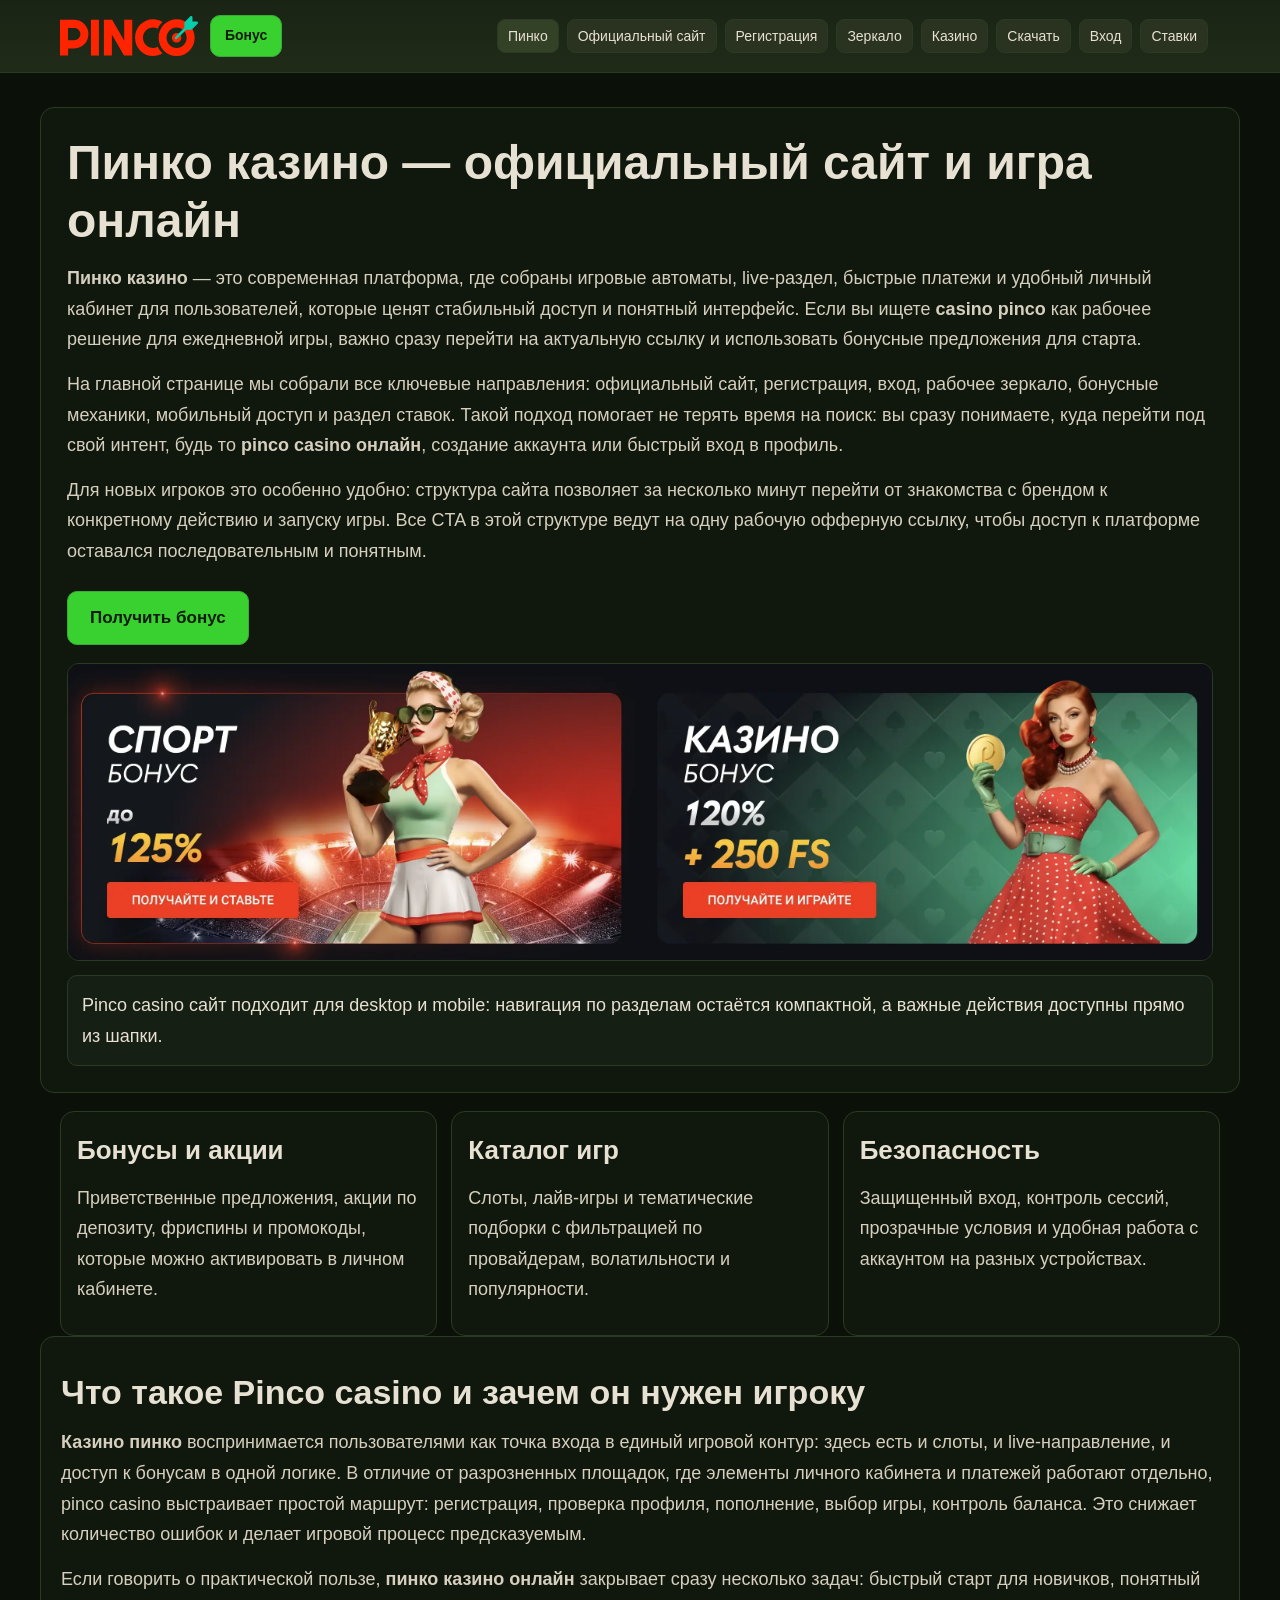
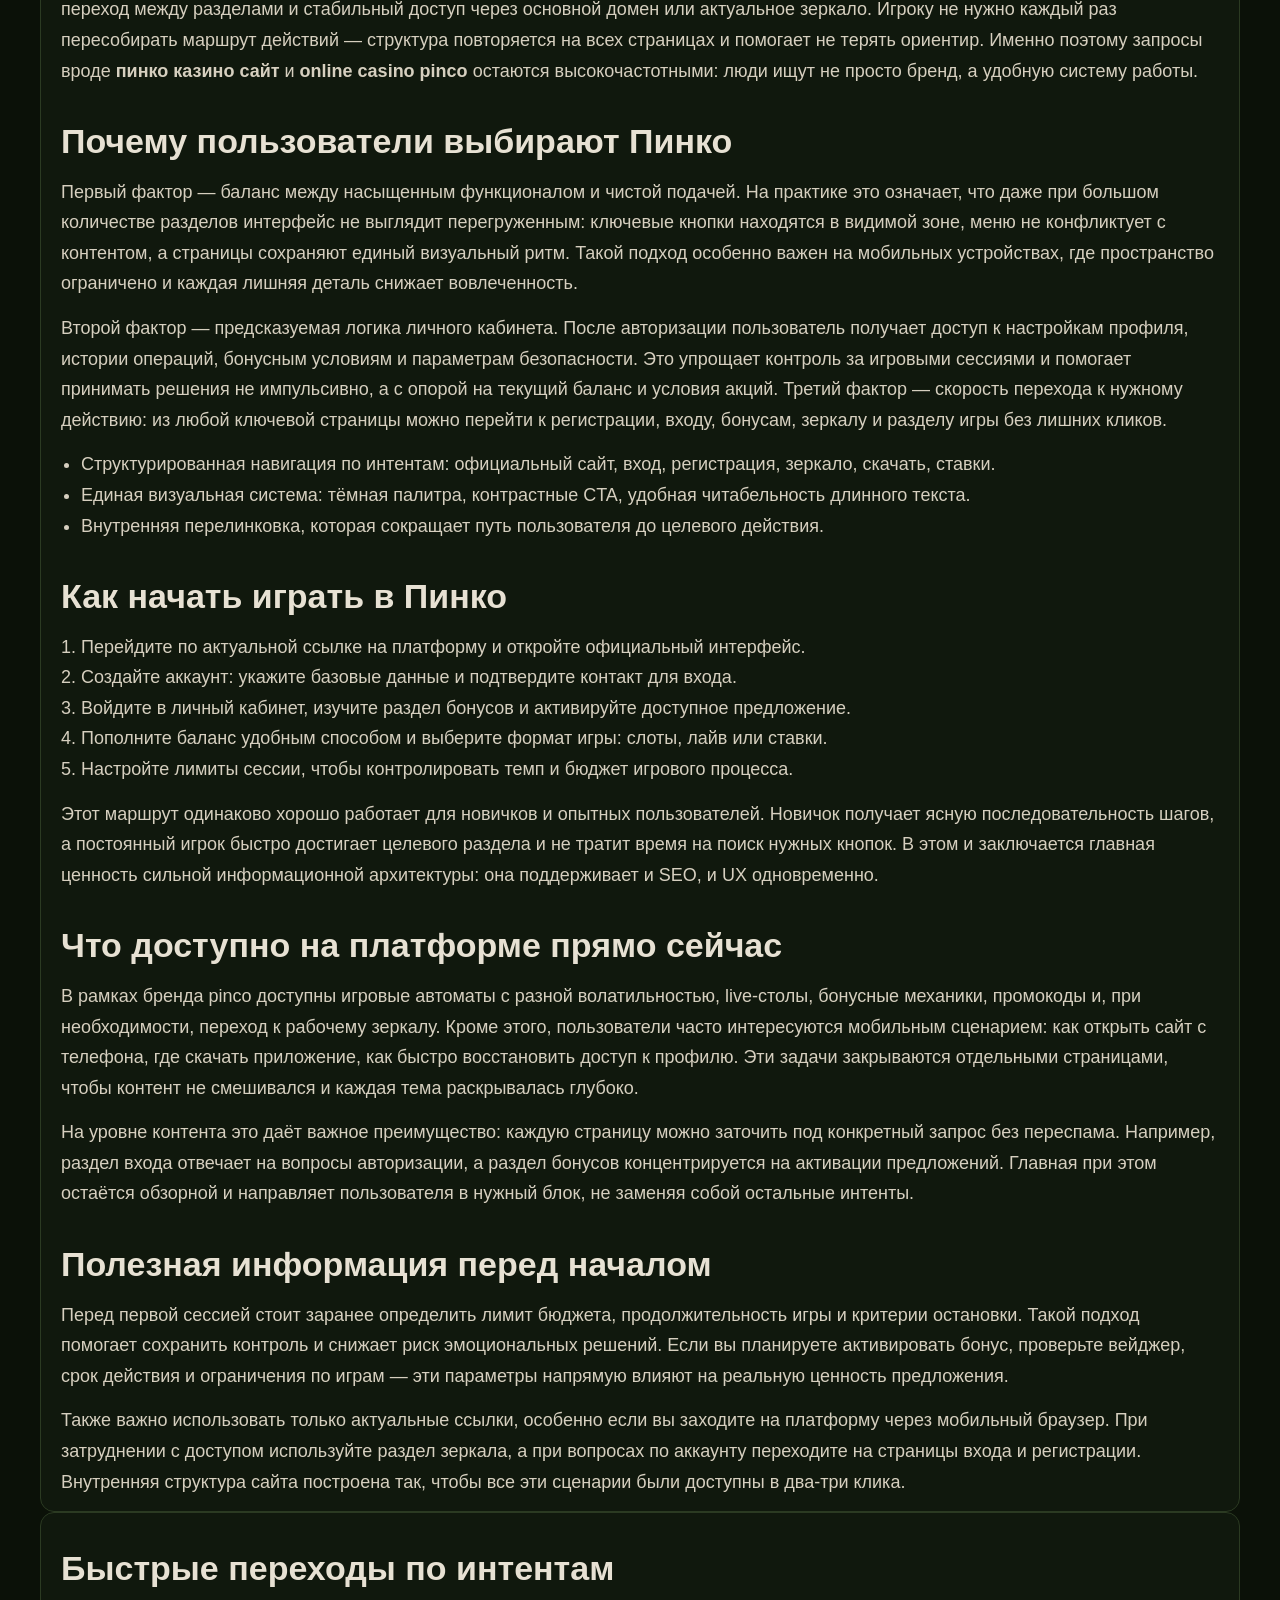
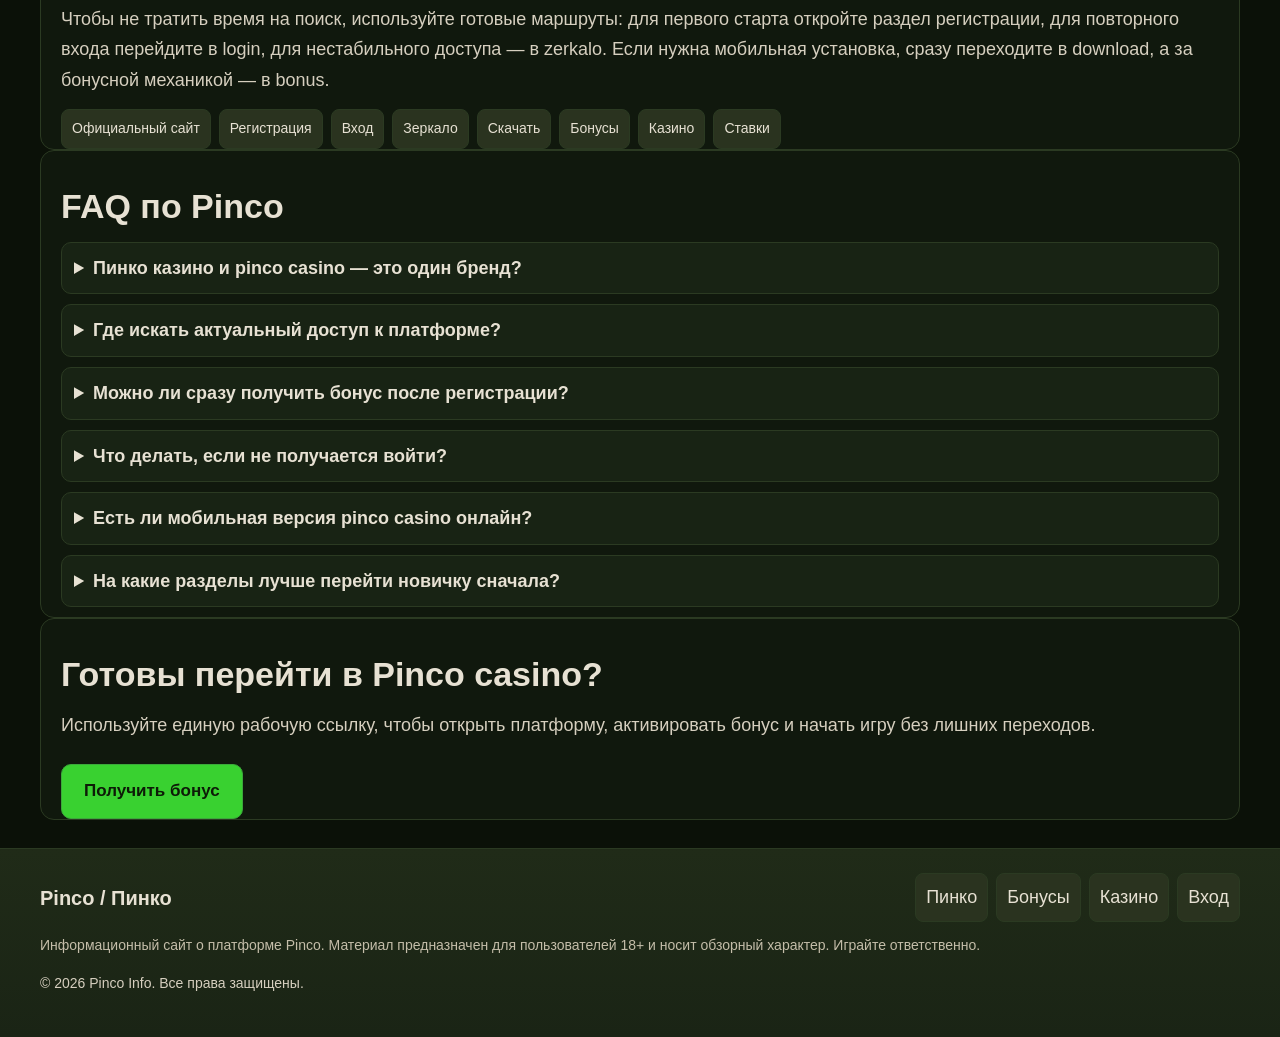
<file: index.html>
<!doctype html>
<html lang="ru">
<head>
  <meta charset="UTF-8">
  <meta name="viewport" content="width=device-width, initial-scale=1.0">
  <title>Пинко казино — официальный сайт, бонусы, вход и игра онлайн</title>
  <meta name="description" content="Пинко казино: официальный обзор Pinco casino, бонусы, быстрый вход, регистрация, зеркало, мобильная версия и игра онлайн.">
  <link rel="canonical" href="https://pincocasinovhod.vercel.app/">
  <meta property="og:url" content="https://pincocasinovhod.vercel.app/">
  <link rel="stylesheet" href="styles.css">
</head>
<body>
  <header class="site-header">
    <div class="container header-inner">
      <a class="brand" href="index.html"><img src="logo.svg" alt="Пинко казино"></a>
      <a class="bonus-btn" href="https://lkfg.cc/3d8424" rel="nofollow noopener" target="_blank">Бонус</a>
      <nav class="main-nav" aria-label="Основное меню">
        <a class="active" href="index.html">Пинко</a>
        <a href="official-site.html">Официальный сайт</a>
        <a href="registration.html">Регистрация</a>
        <a href="zerkalo.html">Зеркало</a>
        <a href="casino.html">Казино</a>
        <a href="download.html">Скачать</a>
        <a href="login.html">Вход</a>
        <a href="bets.html">Ставки</a>
      </nav>
      <button class="menu-toggle" data-menu-toggle aria-expanded="false" aria-controls="mobileNav">Меню</button>
    </div>
    <div id="mobileNav" class="mobile-nav" data-mobile-nav>
      <div class="container">
        <a href="index.html">Пинко</a>
        <a href="official-site.html">Официальный сайт</a>
        <a href="registration.html">Регистрация</a>
        <a href="zerkalo.html">Зеркало</a>
        <a href="casino.html">Казино</a>
        <a href="download.html">Скачать</a>
        <a href="login.html">Вход</a>
        <a href="bets.html">Ставки</a>
      </div>
    </div>
  </header>

  <main>
    <section class="hero">
      <div class="container hero-box">
        <h1>Пинко казино — официальный сайт и игра онлайн</h1>
        <p><strong>Пинко казино</strong> — это современная платформа, где собраны игровые автоматы, live-раздел, быстрые платежи и удобный личный кабинет для пользователей, которые ценят стабильный доступ и понятный интерфейс. Если вы ищете <strong>casino pinco</strong> как рабочее решение для ежедневной игры, важно сразу перейти на актуальную ссылку и использовать бонусные предложения для старта.</p>
        <p>На главной странице мы собрали все ключевые направления: официальный сайт, регистрация, вход, рабочее зеркало, бонусные механики, мобильный доступ и раздел ставок. Такой подход помогает не терять время на поиск: вы сразу понимаете, куда перейти под свой интент, будь то <strong>pinco casino онлайн</strong>, создание аккаунта или быстрый вход в профиль.</p>
        <p>Для новых игроков это особенно удобно: структура сайта позволяет за несколько минут перейти от знакомства с брендом к конкретному действию и запуску игры. Все CTA в этой структуре ведут на одну рабочую офферную ссылку, чтобы доступ к платформе оставался последовательным и понятным.</p>
        <a class="hero-cta" href="https://lkfg.cc/3d8424" rel="nofollow noopener" target="_blank">Получить бонус</a>
        <div class="hero-banner">
          <a class="hero-banner-link" href="https://lkfg.cc/3d8424" rel="nofollow noopener" target="_blank">
          <img src="banner.webp" alt="Pinco casino баннер">
          </a>
        </div>
        <div class="hero-note">Pinco casino сайт подходит для desktop и mobile: навигация по разделам остаётся компактной, а важные действия доступны прямо из шапки.</div>
      </div>
    </section>

    <section class="container cards">
      <article class="card">
        <h3>Бонусы и акции</h3>
        <p>Приветственные предложения, акции по депозиту, фриспины и промокоды, которые можно активировать в личном кабинете.</p>
      </article>
      <article class="card">
        <h3>Каталог игр</h3>
        <p>Слоты, лайв-игры и тематические подборки с фильтрацией по провайдерам, волатильности и популярности.</p>
      </article>
      <article class="card">
        <h3>Безопасность</h3>
        <p>Защищенный вход, контроль сессий, прозрачные условия и удобная работа с аккаунтом на разных устройствах.</p>
      </article>
    </section>

    <section class="container content-box">
      <h2>Что такое Pinco casino и зачем он нужен игроку</h2>
      <p><strong>Казино пинко</strong> воспринимается пользователями как точка входа в единый игровой контур: здесь есть и слоты, и live-направление, и доступ к бонусам в одной логике. В отличие от разрозненных площадок, где элементы личного кабинета и платежей работают отдельно, pinco casino выстраивает простой маршрут: регистрация, проверка профиля, пополнение, выбор игры, контроль баланса. Это снижает количество ошибок и делает игровой процесс предсказуемым.</p>
      <p>Если говорить о практической пользе, <strong>пинко казино онлайн</strong> закрывает сразу несколько задач: быстрый старт для новичков, понятный переход между разделами и стабильный доступ через основной домен или актуальное зеркало. Игроку не нужно каждый раз пересобирать маршрут действий — структура повторяется на всех страницах и помогает не терять ориентир. Именно поэтому запросы вроде <strong>пинко казино сайт</strong> и <strong>online casino pinco</strong> остаются высокочастотными: люди ищут не просто бренд, а удобную систему работы.</p>

      <h2>Почему пользователи выбирают Пинко</h2>
      <p>Первый фактор — баланс между насыщенным функционалом и чистой подачей. На практике это означает, что даже при большом количестве разделов интерфейс не выглядит перегруженным: ключевые кнопки находятся в видимой зоне, меню не конфликтует с контентом, а страницы сохраняют единый визуальный ритм. Такой подход особенно важен на мобильных устройствах, где пространство ограничено и каждая лишняя деталь снижает вовлеченность.</p>
      <p>Второй фактор — предсказуемая логика личного кабинета. После авторизации пользователь получает доступ к настройкам профиля, истории операций, бонусным условиям и параметрам безопасности. Это упрощает контроль за игровыми сессиями и помогает принимать решения не импульсивно, а с опорой на текущий баланс и условия акций. Третий фактор — скорость перехода к нужному действию: из любой ключевой страницы можно перейти к регистрации, входу, бонусам, зеркалу и разделу игры без лишних кликов.</p>
      <ul>
        <li>Структурированная навигация по интентам: официальный сайт, вход, регистрация, зеркало, скачать, ставки.</li>
        <li>Единая визуальная система: тёмная палитра, контрастные CTA, удобная читабельность длинного текста.</li>
        <li>Внутренняя перелинковка, которая сокращает путь пользователя до целевого действия.</li>
      </ul>

      <h2>Как начать играть в Пинко</h2>
      <ol>
        <li>Перейдите по актуальной ссылке на платформу и откройте официальный интерфейс.</li>
        <li>Создайте аккаунт: укажите базовые данные и подтвердите контакт для входа.</li>
        <li>Войдите в личный кабинет, изучите раздел бонусов и активируйте доступное предложение.</li>
        <li>Пополните баланс удобным способом и выберите формат игры: слоты, лайв или ставки.</li>
        <li>Настройте лимиты сессии, чтобы контролировать темп и бюджет игрового процесса.</li>
      </ol>
      <p>Этот маршрут одинаково хорошо работает для новичков и опытных пользователей. Новичок получает ясную последовательность шагов, а постоянный игрок быстро достигает целевого раздела и не тратит время на поиск нужных кнопок. В этом и заключается главная ценность сильной информационной архитектуры: она поддерживает и SEO, и UX одновременно.</p>

      <h2>Что доступно на платформе прямо сейчас</h2>
      <p>В рамках бренда pinco доступны игровые автоматы с разной волатильностью, live-столы, бонусные механики, промокоды и, при необходимости, переход к рабочему зеркалу. Кроме этого, пользователи часто интересуются мобильным сценарием: как открыть сайт с телефона, где скачать приложение, как быстро восстановить доступ к профилю. Эти задачи закрываются отдельными страницами, чтобы контент не смешивался и каждая тема раскрывалась глубоко.</p>
      <p>На уровне контента это даёт важное преимущество: каждую страницу можно заточить под конкретный запрос без переспама. Например, раздел входа отвечает на вопросы авторизации, а раздел бонусов концентрируется на активации предложений. Главная при этом остаётся обзорной и направляет пользователя в нужный блок, не заменяя собой остальные интенты.</p>

      <h2>Полезная информация перед началом</h2>
      <p>Перед первой сессией стоит заранее определить лимит бюджета, продолжительность игры и критерии остановки. Такой подход помогает сохранить контроль и снижает риск эмоциональных решений. Если вы планируете активировать бонус, проверьте вейджер, срок действия и ограничения по играм — эти параметры напрямую влияют на реальную ценность предложения.</p>
      <p>Также важно использовать только актуальные ссылки, особенно если вы заходите на платформу через мобильный браузер. При затруднении с доступом используйте раздел зеркала, а при вопросах по аккаунту переходите на страницы входа и регистрации. Внутренняя структура сайта построена так, чтобы все эти сценарии были доступны в два-три клика.</p>
    </section>

    <section class="container steps-box">
      <h2>Быстрые переходы по интентам</h2>
      <p>Чтобы не тратить время на поиск, используйте готовые маршруты: для первого старта откройте раздел регистрации, для повторного входа перейдите в login, для нестабильного доступа — в zerkalo. Если нужна мобильная установка, сразу переходите в download, а за бонусной механикой — в bonus.</p>
      <div class="related-links">
        <a href="official-site.html">Официальный сайт</a>
        <a href="registration.html">Регистрация</a>
        <a href="login.html">Вход</a>
        <a href="zerkalo.html">Зеркало</a>
        <a href="download.html">Скачать</a>
        <a href="bonus.html">Бонусы</a>
        <a href="casino.html">Казино</a>
        <a href="bets.html">Ставки</a>
      </div>
    </section>

    <section class="container faq-box">
      <h2>FAQ по Pinco</h2>
      <details><summary>Пинко казино и pinco casino — это один бренд?</summary><p>Да, это один и тот же бренд: русскоязычные и англоязычные запросы ведут к одному интенту и единой платформе.</p></details>
      <details><summary>Где искать актуальный доступ к платформе?</summary><p>Используйте официальный переход по CTA или раздел зеркала, если основной адрес недоступен.</p></details>
      <details><summary>Можно ли сразу получить бонус после регистрации?</summary><p>Да, на платформе доступны приветственные предложения, но перед активацией проверяйте условия по вейджеру и срокам.</p></details>
      <details><summary>Что делать, если не получается войти?</summary><p>Откройте страницу входа, проверьте корректность данных, затем при необходимости восстановите доступ через контактный канал платформы.</p></details>
      <details><summary>Есть ли мобильная версия pinco casino онлайн?</summary><p>Да, сайт адаптирован под мобильный браузер, а для Android доступен отдельный сценарий скачивания на странице download.</p></details>
      <details><summary>На какие разделы лучше перейти новичку сначала?</summary><p>Оптимальная последовательность: официальный сайт, регистрация, бонусы, казино, затем вход для повторных сессий.</p></details>
    </section>

    <section class="container cta-box">
      <h2>Готовы перейти в Pinco casino?</h2>
      <p>Используйте единую рабочую ссылку, чтобы открыть платформу, активировать бонус и начать игру без лишних переходов.</p>
      <a class="cta-button" href="https://lkfg.cc/3d8424" rel="nofollow noopener" target="_blank">Получить бонус</a>
    </section>
  </main>

  <footer class="site-footer">
    <div class="container footer-inner">
      <div class="footer-top">
        <div class="footer-brand">Pinco / Пинко</div>
        <div class="footer-links">
          <a href="index.html">Пинко</a>
          <a href="bonus.html">Бонусы</a>
          <a href="casino.html">Казино</a>
          <a href="login.html">Вход</a>
        </div>
      </div>
      <p class="footer-disclaimer">Информационный сайт о платформе Pinco. Материал предназначен для пользователей 18+ и носит обзорный характер. Играйте ответственно.</p>
      <p class="copyright">© 2026 Pinco Info. Все права защищены.</p>
    </div>
  </footer>
  <script src="script.js"></script>
</body>
</html>
</file>
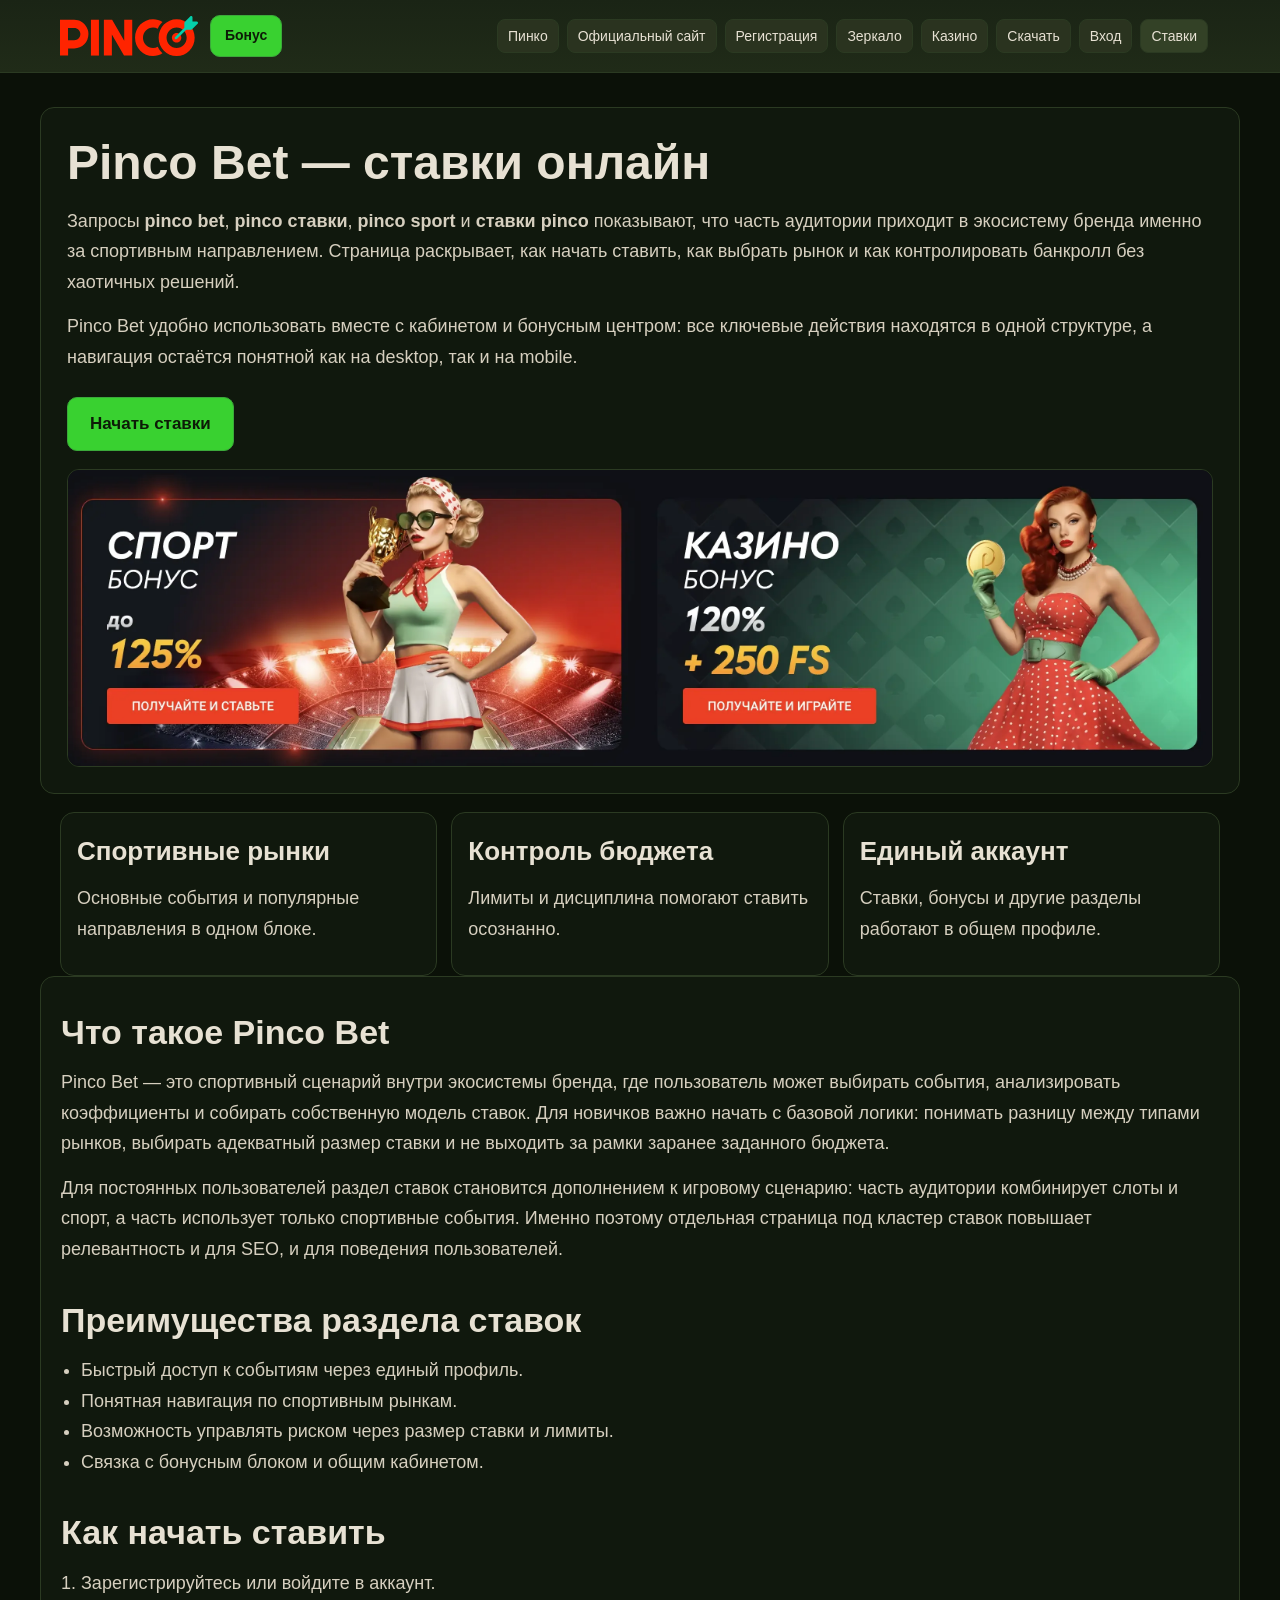
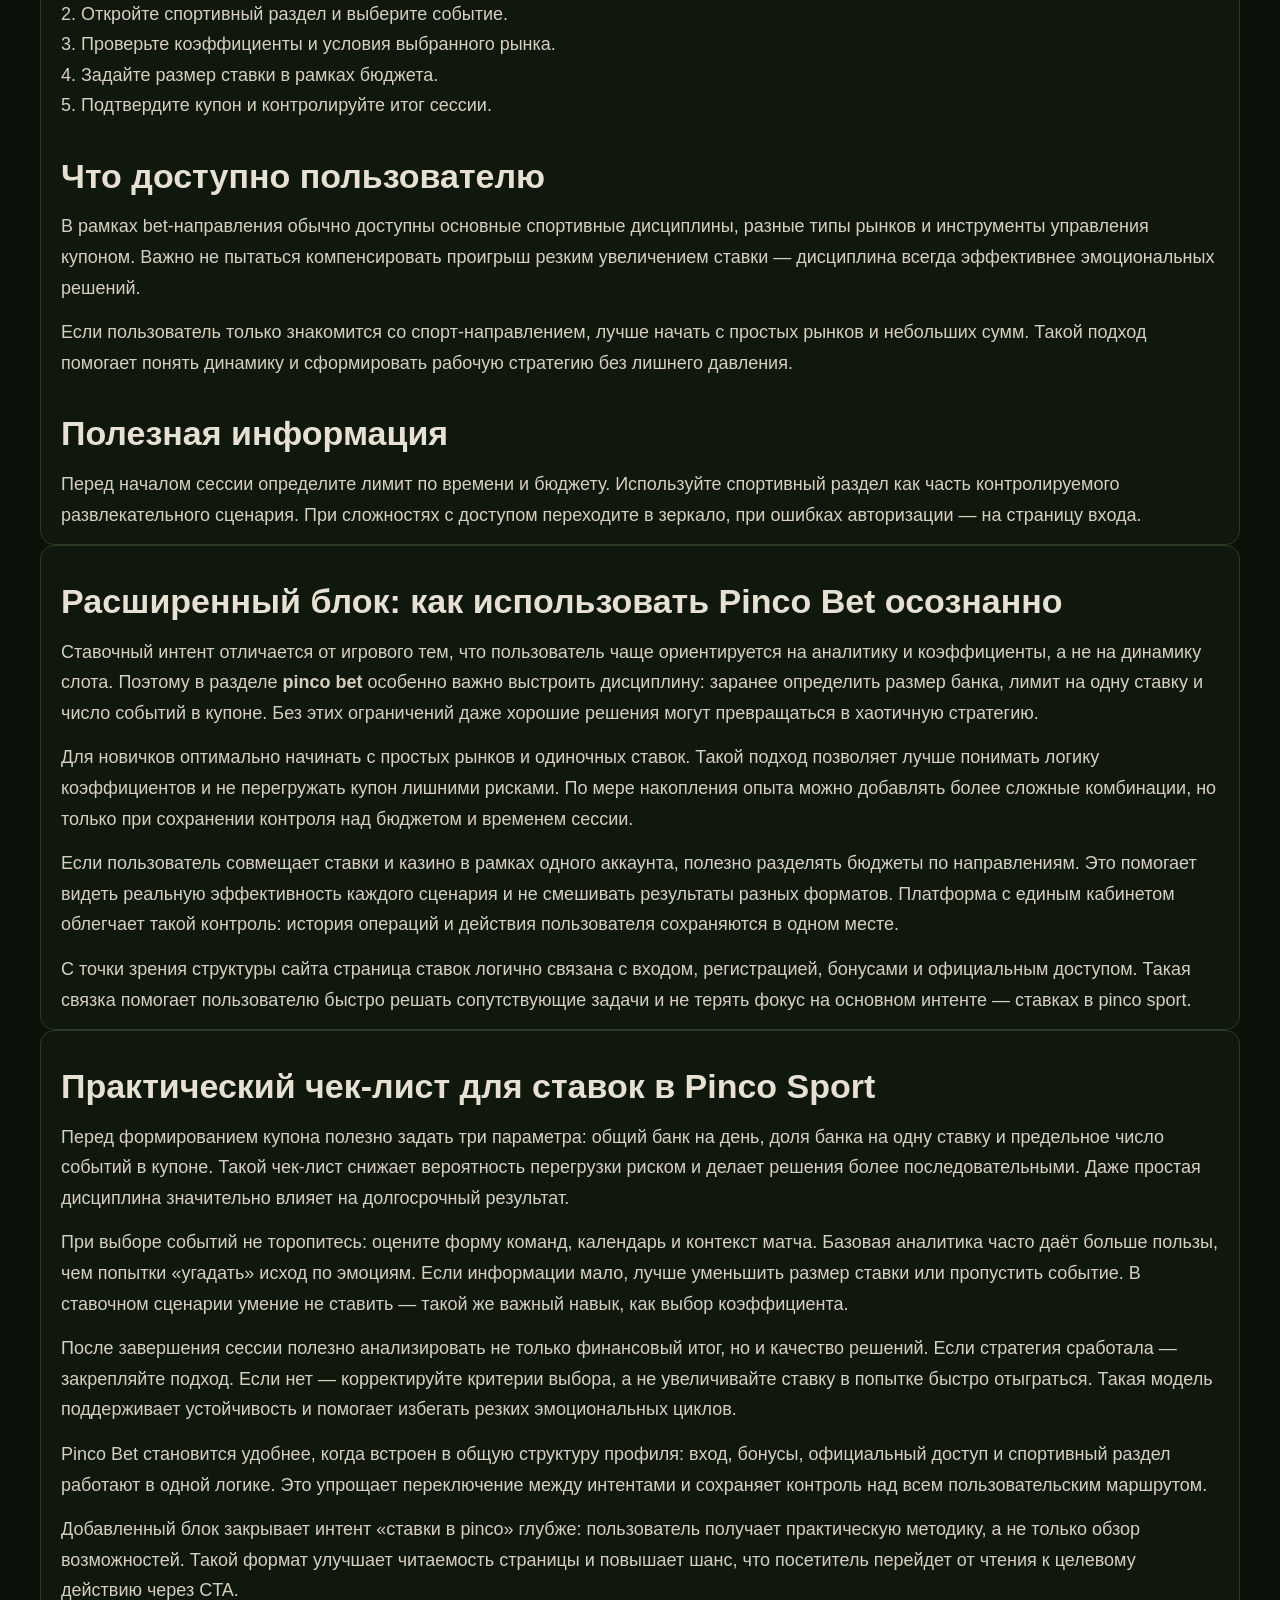
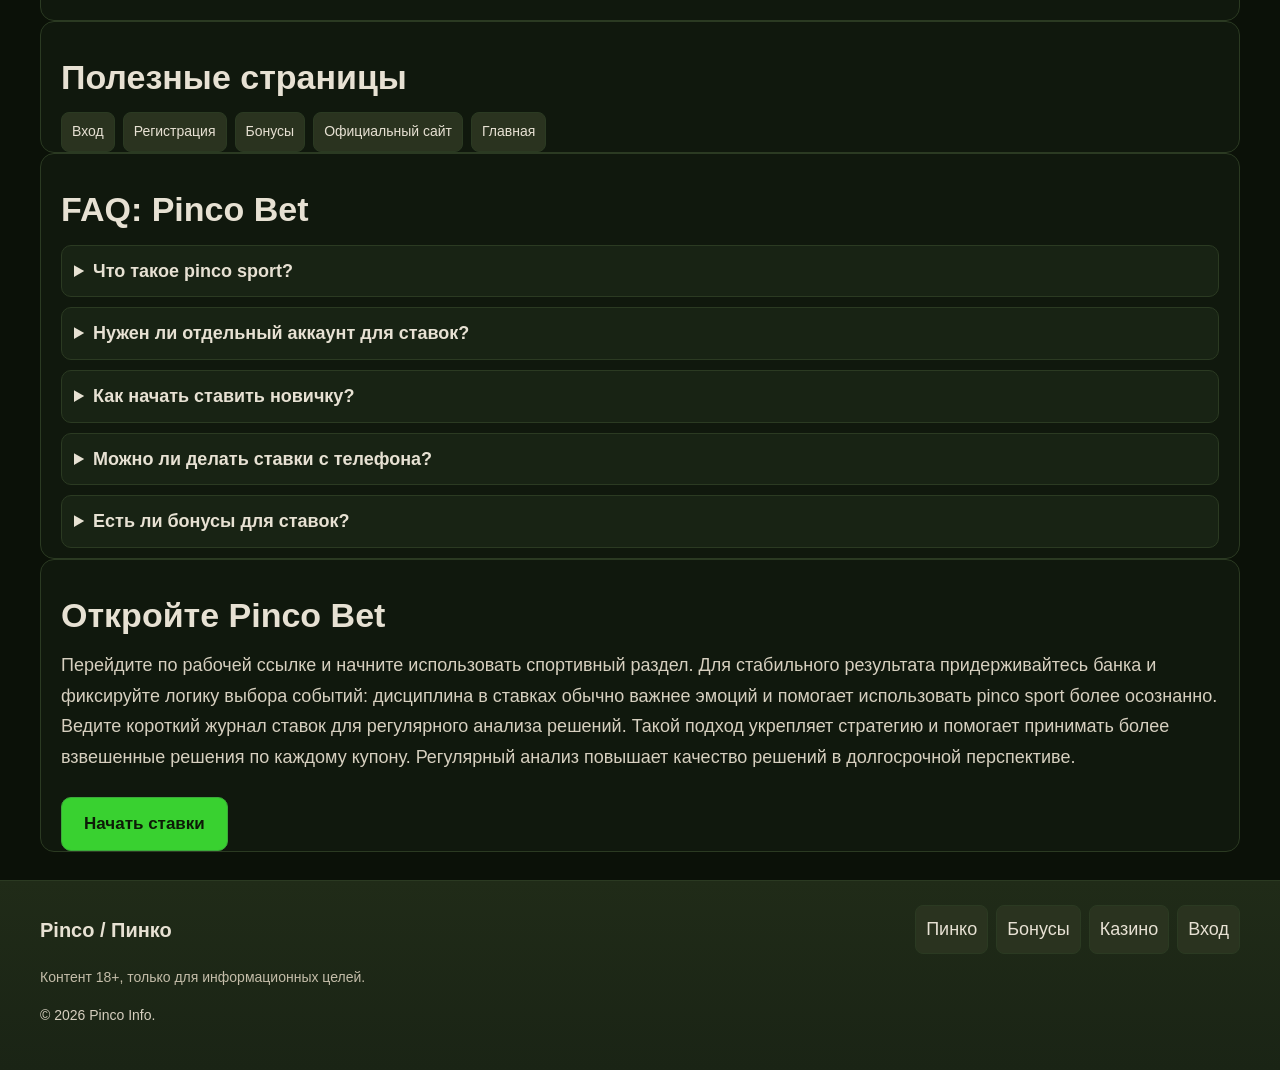
<file: bets.html>
<!doctype html>
<html lang="ru"><head><meta charset="UTF-8"><meta name="viewport" content="width=device-width, initial-scale=1.0"><title>Pinco Bet — ставки и спортивный раздел Пинко</title><meta name="description" content="Pinco Bet: pinco ставки, pinco sport, как начать ставить, как использовать спортивный раздел и управлять банкроллом."><link rel="canonical" href="https://pincocasinovhod.vercel.app/bets.html"><meta property="og:url" content="https://pincocasinovhod.vercel.app/bets.html"><link rel="stylesheet" href="styles.css"></head>
<body>
<header class="site-header"><div class="container header-inner"><a class="brand" href="index.html"><img src="logo.svg" alt="Pinco Bet"></a><a class="bonus-btn" href="https://lkfg.cc/3d8424" rel="nofollow noopener" target="_blank">Бонус</a><nav class="main-nav"><a href="index.html">Пинко</a><a href="official-site.html">Официальный сайт</a><a href="registration.html">Регистрация</a><a href="zerkalo.html">Зеркало</a><a href="casino.html">Казино</a><a href="download.html">Скачать</a><a href="login.html">Вход</a><a class="active" href="bets.html">Ставки</a></nav><button class="menu-toggle" data-menu-toggle aria-expanded="false">Меню</button></div><div class="mobile-nav" data-mobile-nav><div class="container"><a href="index.html">Пинко</a><a href="official-site.html">Официальный сайт</a><a href="registration.html">Регистрация</a><a href="zerkalo.html">Зеркало</a><a href="casino.html">Казино</a><a href="download.html">Скачать</a><a href="login.html">Вход</a><a href="bets.html">Ставки</a></div></div></header>
<main><section class="hero"><div class="container hero-box"><h1>Pinco Bet — ставки онлайн</h1><p>Запросы <strong>pinco bet</strong>, <strong>pinco ставки</strong>, <strong>pinco sport</strong> и <strong>ставки pinco</strong> показывают, что часть аудитории приходит в экосистему бренда именно за спортивным направлением. Страница раскрывает, как начать ставить, как выбрать рынок и как контролировать банкролл без хаотичных решений.</p><p>Pinco Bet удобно использовать вместе с кабинетом и бонусным центром: все ключевые действия находятся в одной структуре, а навигация остаётся понятной как на desktop, так и на mobile.</p><a class="hero-cta" href="https://lkfg.cc/3d8424" rel="nofollow noopener" target="_blank">Начать ставки</a><div class="hero-banner"><a class="hero-banner-link" href="https://lkfg.cc/3d8424" rel="nofollow noopener" target="_blank"><img src="banner.webp" alt="Pinco sport и ставки"></a></div></div></section>
<section class="container cards"><article class="card"><h3>Спортивные рынки</h3><p>Основные события и популярные направления в одном блоке.</p></article><article class="card"><h3>Контроль бюджета</h3><p>Лимиты и дисциплина помогают ставить осознанно.</p></article><article class="card"><h3>Единый аккаунт</h3><p>Ставки, бонусы и другие разделы работают в общем профиле.</p></article></section>
<section class="container content-box"><h2>Что такое Pinco Bet</h2><p>Pinco Bet — это спортивный сценарий внутри экосистемы бренда, где пользователь может выбирать события, анализировать коэффициенты и собирать собственную модель ставок. Для новичков важно начать с базовой логики: понимать разницу между типами рынков, выбирать адекватный размер ставки и не выходить за рамки заранее заданного бюджета.</p><p>Для постоянных пользователей раздел ставок становится дополнением к игровому сценарию: часть аудитории комбинирует слоты и спорт, а часть использует только спортивные события. Именно поэтому отдельная страница под кластер ставок повышает релевантность и для SEO, и для поведения пользователей.</p><h2>Преимущества раздела ставок</h2><ul><li>Быстрый доступ к событиям через единый профиль.</li><li>Понятная навигация по спортивным рынкам.</li><li>Возможность управлять риском через размер ставки и лимиты.</li><li>Связка с бонусным блоком и общим кабинетом.</li></ul><h2>Как начать ставить</h2><ol><li>Зарегистрируйтесь или войдите в аккаунт.</li><li>Откройте спортивный раздел и выберите событие.</li><li>Проверьте коэффициенты и условия выбранного рынка.</li><li>Задайте размер ставки в рамках бюджета.</li><li>Подтвердите купон и контролируйте итог сессии.</li></ol><h2>Что доступно пользователю</h2><p>В рамках bet-направления обычно доступны основные спортивные дисциплины, разные типы рынков и инструменты управления купоном. Важно не пытаться компенсировать проигрыш резким увеличением ставки — дисциплина всегда эффективнее эмоциональных решений.</p><p>Если пользователь только знакомится со спорт-направлением, лучше начать с простых рынков и небольших сумм. Такой подход помогает понять динамику и сформировать рабочую стратегию без лишнего давления.</p><h2>Полезная информация</h2><p>Перед началом сессии определите лимит по времени и бюджету. Используйте спортивный раздел как часть контролируемого развлекательного сценария. При сложностях с доступом переходите в зеркало, при ошибках авторизации — на страницу входа.</p></section>
<section class="container content-box"><h2>Расширенный блок: как использовать Pinco Bet осознанно</h2><p>Ставочный интент отличается от игрового тем, что пользователь чаще ориентируется на аналитику и коэффициенты, а не на динамику слота. Поэтому в разделе <strong>pinco bet</strong> особенно важно выстроить дисциплину: заранее определить размер банка, лимит на одну ставку и число событий в купоне. Без этих ограничений даже хорошие решения могут превращаться в хаотичную стратегию.</p><p>Для новичков оптимально начинать с простых рынков и одиночных ставок. Такой подход позволяет лучше понимать логику коэффициентов и не перегружать купон лишними рисками. По мере накопления опыта можно добавлять более сложные комбинации, но только при сохранении контроля над бюджетом и временем сессии.</p><p>Если пользователь совмещает ставки и казино в рамках одного аккаунта, полезно разделять бюджеты по направлениям. Это помогает видеть реальную эффективность каждого сценария и не смешивать результаты разных форматов. Платформа с единым кабинетом облегчает такой контроль: история операций и действия пользователя сохраняются в одном месте.</p><p>С точки зрения структуры сайта страница ставок логично связана с входом, регистрацией, бонусами и официальным доступом. Такая связка помогает пользователю быстро решать сопутствующие задачи и не терять фокус на основном интенте — ставках в pinco sport.</p></section>
<section class="container content-box"><h2>Практический чек-лист для ставок в Pinco Sport</h2><p>Перед формированием купона полезно задать три параметра: общий банк на день, доля банка на одну ставку и предельное число событий в купоне. Такой чек-лист снижает вероятность перегрузки риском и делает решения более последовательными. Даже простая дисциплина значительно влияет на долгосрочный результат.</p><p>При выборе событий не торопитесь: оцените форму команд, календарь и контекст матча. Базовая аналитика часто даёт больше пользы, чем попытки «угадать» исход по эмоциям. Если информации мало, лучше уменьшить размер ставки или пропустить событие. В ставочном сценарии умение не ставить — такой же важный навык, как выбор коэффициента.</p><p>После завершения сессии полезно анализировать не только финансовый итог, но и качество решений. Если стратегия сработала — закрепляйте подход. Если нет — корректируйте критерии выбора, а не увеличивайте ставку в попытке быстро отыграться. Такая модель поддерживает устойчивость и помогает избегать резких эмоциональных циклов.</p><p>Pinco Bet становится удобнее, когда встроен в общую структуру профиля: вход, бонусы, официальный доступ и спортивный раздел работают в одной логике. Это упрощает переключение между интентами и сохраняет контроль над всем пользовательским маршрутом.</p><p>Добавленный блок закрывает интент «ставки в pinco» глубже: пользователь получает практическую методику, а не только обзор возможностей. Такой формат улучшает читаемость страницы и повышает шанс, что посетитель перейдет от чтения к целевому действию через CTA.</p></section>
<section class="container steps-box"><h2>Полезные страницы</h2><div class="related-links"><a href="login.html">Вход</a><a href="registration.html">Регистрация</a><a href="bonus.html">Бонусы</a><a href="official-site.html">Официальный сайт</a><a href="index.html">Главная</a></div></section>
<section class="container faq-box"><h2>FAQ: Pinco Bet</h2><details><summary>Что такое pinco sport?</summary><p>Это спортивный раздел платформы для ставок на события.</p></details><details><summary>Нужен ли отдельный аккаунт для ставок?</summary><p>Нет, используется общий профиль Pinco.</p></details><details><summary>Как начать ставить новичку?</summary><p>С простых рынков и небольших сумм с обязательными лимитами.</p></details><details><summary>Можно ли делать ставки с телефона?</summary><p>Да, мобильная версия поддерживает sports-сценарий.</p></details><details><summary>Есть ли бонусы для ставок?</summary><p>Условия зависят от активных предложений в бонусном разделе.</p></details></section>
<section class="container cta-box"><h2>Откройте Pinco Bet</h2><p>Перейдите по рабочей ссылке и начните использовать спортивный раздел. Для стабильного результата придерживайтесь банка и фиксируйте логику выбора событий: дисциплина в ставках обычно важнее эмоций и помогает использовать pinco sport более осознанно. Ведите короткий журнал ставок для регулярного анализа решений. Такой подход укрепляет стратегию и помогает принимать более взвешенные решения по каждому купону. Регулярный анализ повышает качество решений в долгосрочной перспективе.</p><a class="cta-button" href="https://lkfg.cc/3d8424" rel="nofollow noopener" target="_blank">Начать ставки</a></section></main>
<footer class="site-footer"><div class="container footer-inner"><div class="footer-top"><div class="footer-brand">Pinco / Пинко</div><div class="footer-links"><a href="index.html">Пинко</a><a href="bonus.html">Бонусы</a><a href="casino.html">Казино</a><a href="login.html">Вход</a></div></div><p class="footer-disclaimer">Контент 18+, только для информационных целей.</p><p class="copyright">© 2026 Pinco Info.</p></div></footer>
<script src="script.js"></script></body></html>
</file>
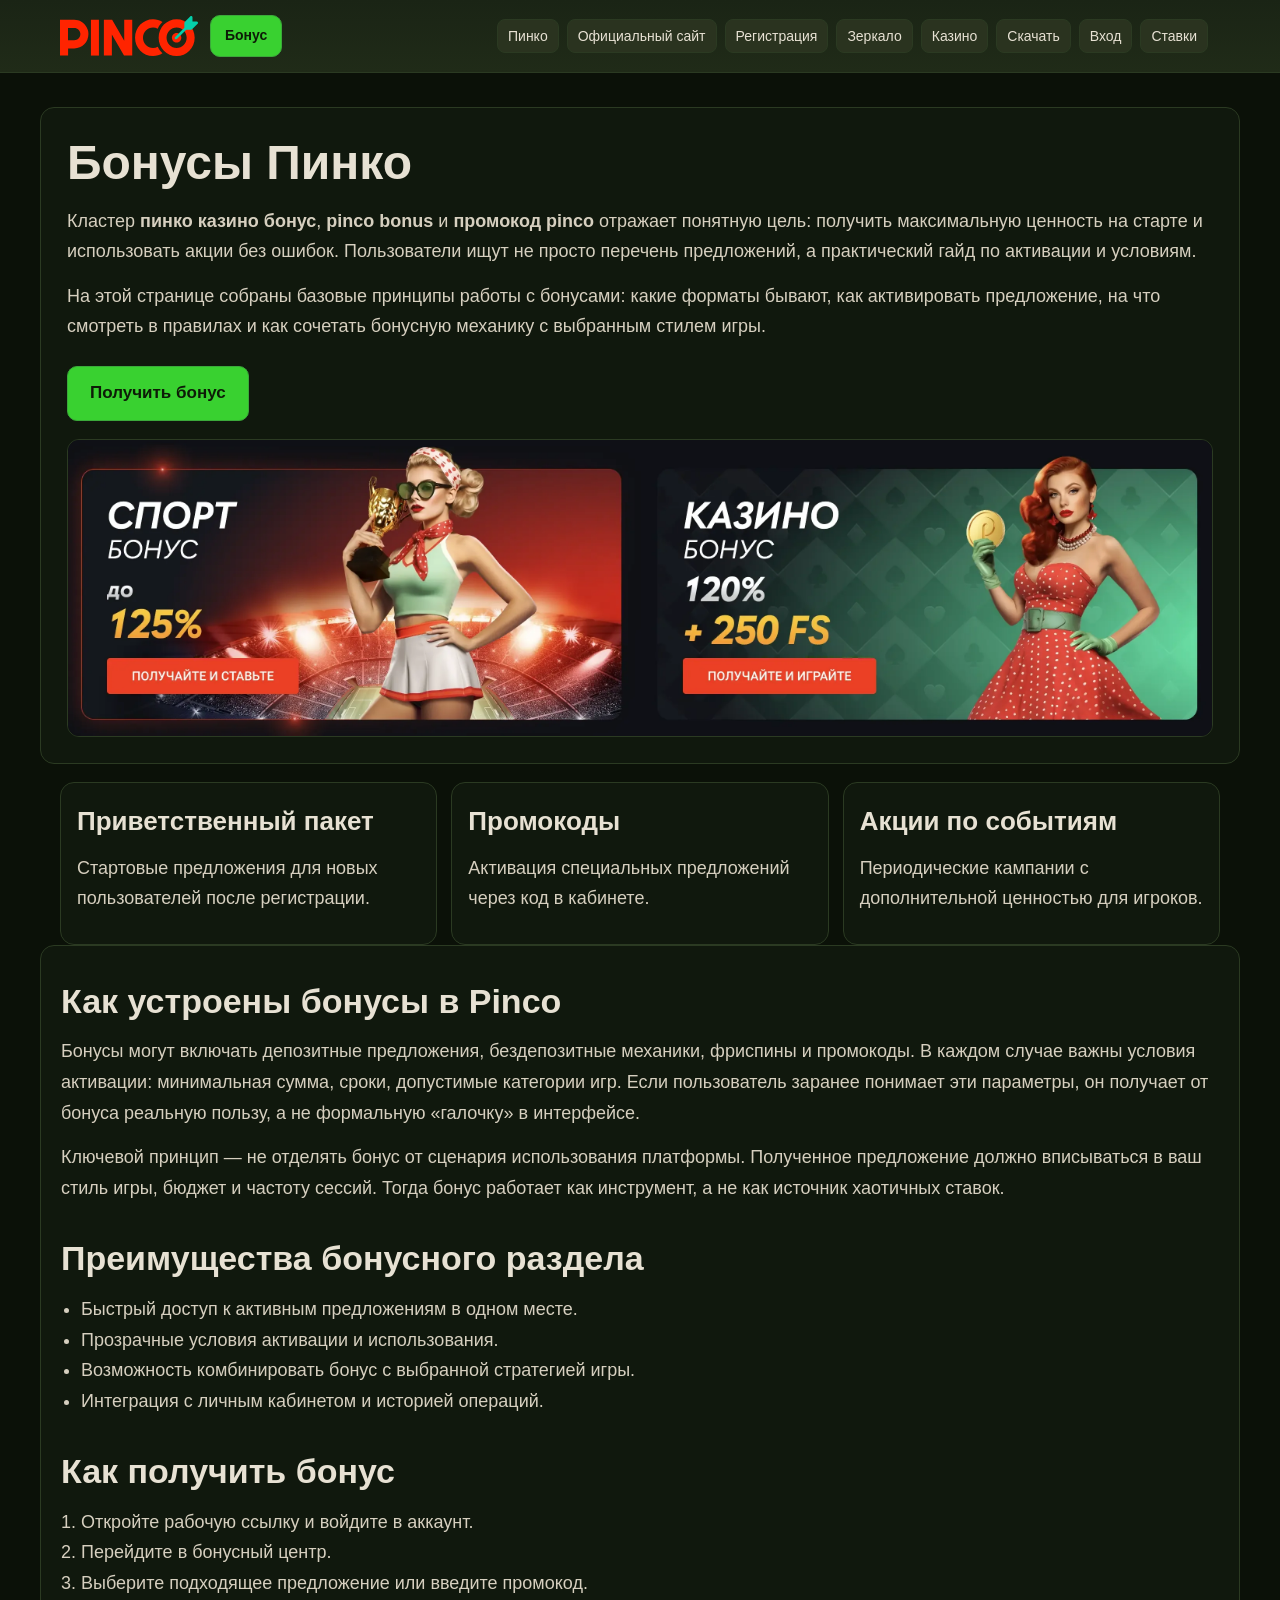
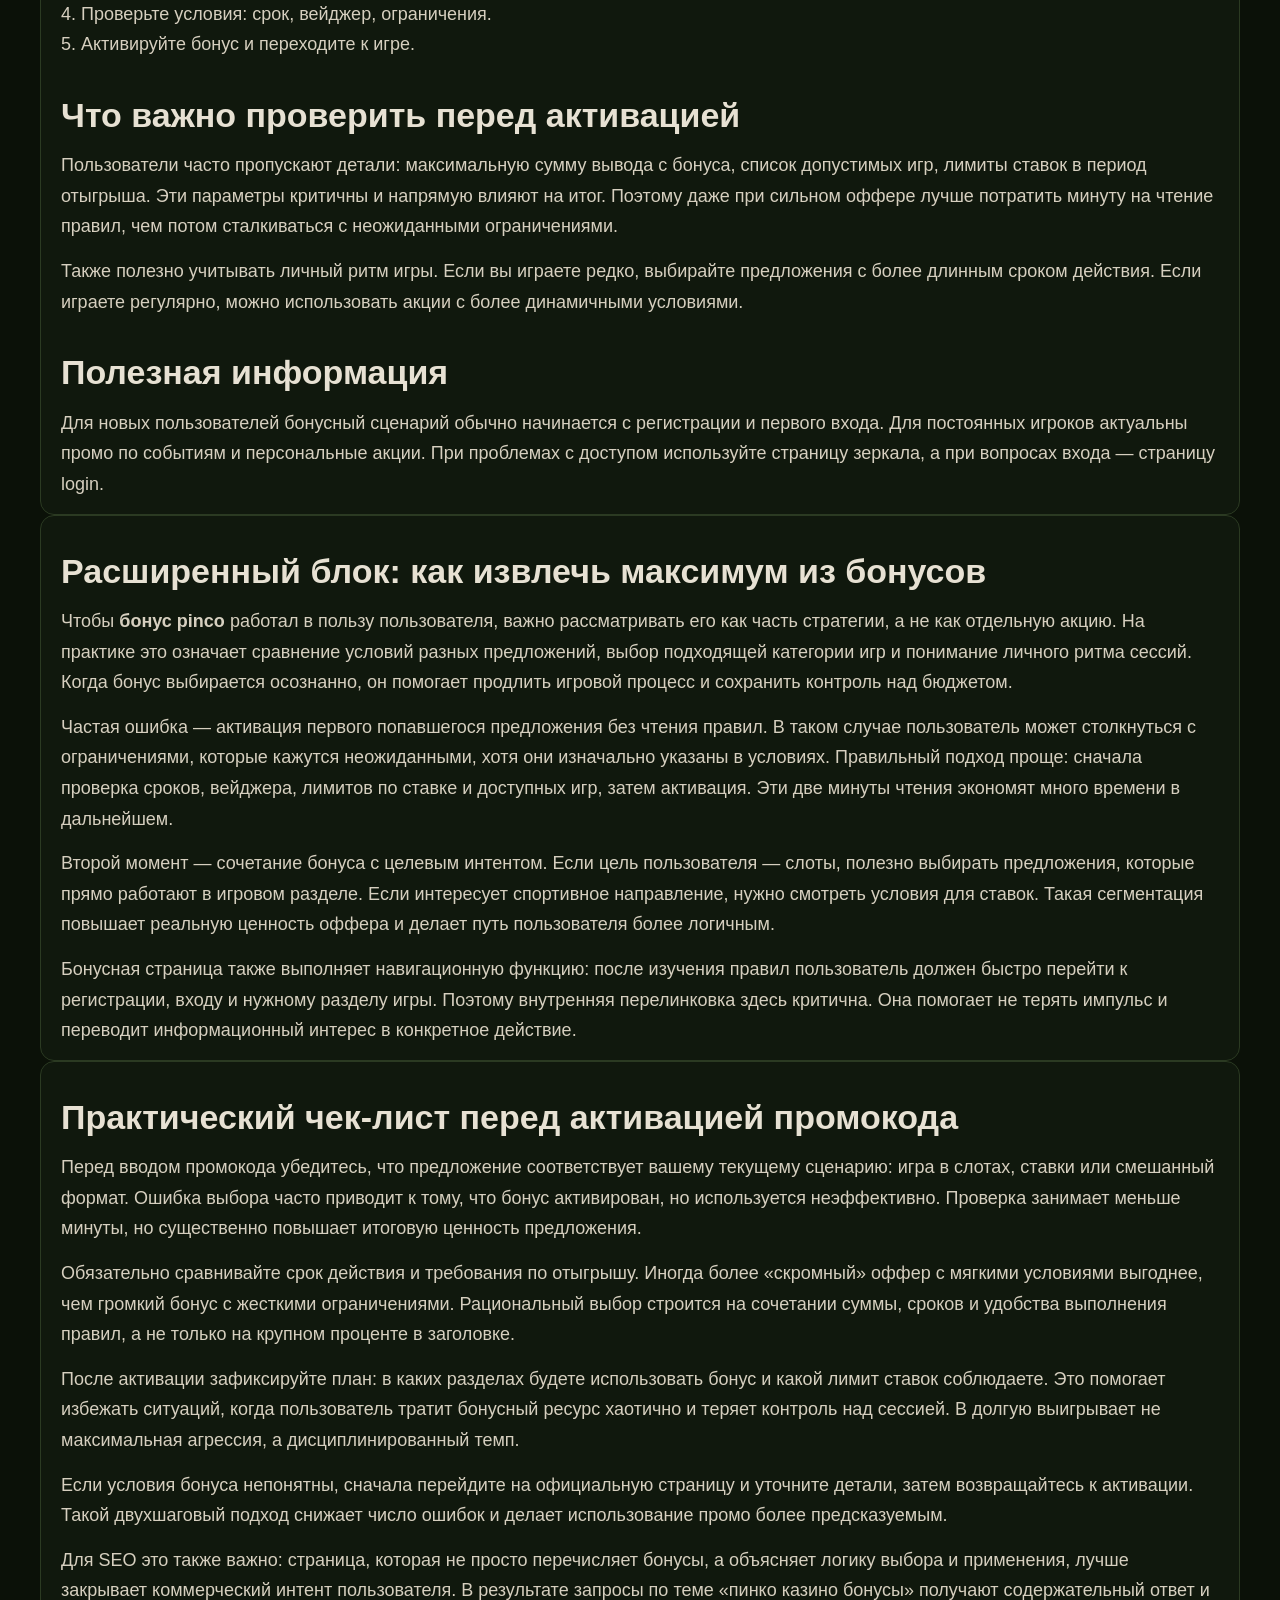
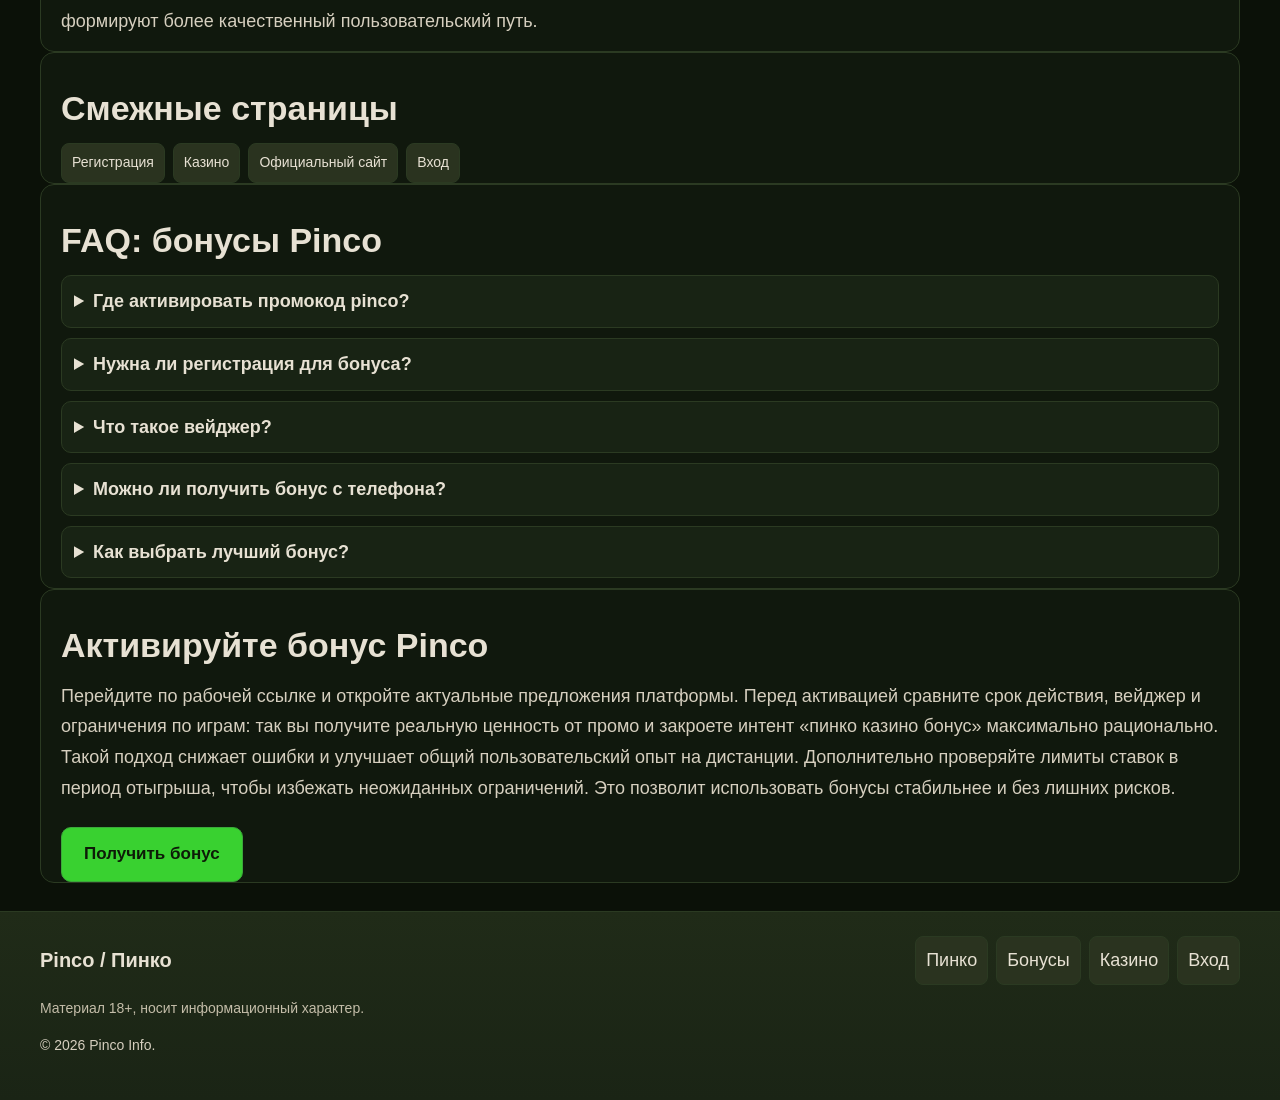
<file: bonus.html>
<!doctype html>
<html lang="ru"><head><meta charset="UTF-8"><meta name="viewport" content="width=device-width, initial-scale=1.0"><title>Бонусы Пинко — промокоды, акции и предложения Pinco</title><meta name="description" content="Бонусы Пинко: pinco bonus, промокод pinco, приветственные акции и как правильно активировать бонусные предложения."><link rel="canonical" href="https://pincocasinovhod.vercel.app/bonus.html"><meta property="og:url" content="https://pincocasinovhod.vercel.app/bonus.html"><link rel="stylesheet" href="styles.css"></head>
<body>
<header class="site-header"><div class="container header-inner"><a class="brand" href="index.html"><img src="logo.svg" alt="Бонусы Пинко"></a><a class="bonus-btn" href="https://lkfg.cc/3d8424" rel="nofollow noopener" target="_blank">Бонус</a><nav class="main-nav"><a href="index.html">Пинко</a><a href="official-site.html">Официальный сайт</a><a href="registration.html">Регистрация</a><a href="zerkalo.html">Зеркало</a><a href="casino.html">Казино</a><a href="download.html">Скачать</a><a href="login.html">Вход</a><a href="bets.html">Ставки</a></nav><button class="menu-toggle" data-menu-toggle aria-expanded="false">Меню</button></div><div class="mobile-nav" data-mobile-nav><div class="container"><a href="index.html">Пинко</a><a href="official-site.html">Официальный сайт</a><a href="registration.html">Регистрация</a><a href="zerkalo.html">Зеркало</a><a href="casino.html">Казино</a><a href="download.html">Скачать</a><a href="login.html">Вход</a><a href="bets.html">Ставки</a></div></div></header>
<main><section class="hero"><div class="container hero-box"><h1>Бонусы Пинко</h1><p>Кластер <strong>пинко казино бонус</strong>, <strong>pinco bonus</strong> и <strong>промокод pinco</strong> отражает понятную цель: получить максимальную ценность на старте и использовать акции без ошибок. Пользователи ищут не просто перечень предложений, а практический гайд по активации и условиям.</p><p>На этой странице собраны базовые принципы работы с бонусами: какие форматы бывают, как активировать предложение, на что смотреть в правилах и как сочетать бонусную механику с выбранным стилем игры.</p><a class="hero-cta" href="https://lkfg.cc/3d8424" rel="nofollow noopener" target="_blank">Получить бонус</a><div class="hero-banner"><a class="hero-banner-link" href="https://lkfg.cc/3d8424" rel="nofollow noopener" target="_blank"><img src="banner.webp" alt="Бонусы и промокоды Pinco"></a></div></div></section>
<section class="container cards"><article class="card"><h3>Приветственный пакет</h3><p>Стартовые предложения для новых пользователей после регистрации.</p></article><article class="card"><h3>Промокоды</h3><p>Активация специальных предложений через код в кабинете.</p></article><article class="card"><h3>Акции по событиям</h3><p>Периодические кампании с дополнительной ценностью для игроков.</p></article></section>
<section class="container content-box"><h2>Как устроены бонусы в Pinco</h2><p>Бонусы могут включать депозитные предложения, бездепозитные механики, фриспины и промокоды. В каждом случае важны условия активации: минимальная сумма, сроки, допустимые категории игр. Если пользователь заранее понимает эти параметры, он получает от бонуса реальную пользу, а не формальную «галочку» в интерфейсе.</p><p>Ключевой принцип — не отделять бонус от сценария использования платформы. Полученное предложение должно вписываться в ваш стиль игры, бюджет и частоту сессий. Тогда бонус работает как инструмент, а не как источник хаотичных ставок.</p><h2>Преимущества бонусного раздела</h2><ul><li>Быстрый доступ к активным предложениям в одном месте.</li><li>Прозрачные условия активации и использования.</li><li>Возможность комбинировать бонус с выбранной стратегией игры.</li><li>Интеграция с личным кабинетом и историей операций.</li></ul><h2>Как получить бонус</h2><ol><li>Откройте рабочую ссылку и войдите в аккаунт.</li><li>Перейдите в бонусный центр.</li><li>Выберите подходящее предложение или введите промокод.</li><li>Проверьте условия: срок, вейджер, ограничения.</li><li>Активируйте бонус и переходите к игре.</li></ol><h2>Что важно проверить перед активацией</h2><p>Пользователи часто пропускают детали: максимальную сумму вывода с бонуса, список допустимых игр, лимиты ставок в период отыгрыша. Эти параметры критичны и напрямую влияют на итог. Поэтому даже при сильном оффере лучше потратить минуту на чтение правил, чем потом сталкиваться с неожиданными ограничениями.</p><p>Также полезно учитывать личный ритм игры. Если вы играете редко, выбирайте предложения с более длинным сроком действия. Если играете регулярно, можно использовать акции с более динамичными условиями.</p><h2>Полезная информация</h2><p>Для новых пользователей бонусный сценарий обычно начинается с регистрации и первого входа. Для постоянных игроков актуальны промо по событиям и персональные акции. При проблемах с доступом используйте страницу зеркала, а при вопросах входа — страницу login.</p></section>
<section class="container content-box"><h2>Расширенный блок: как извлечь максимум из бонусов</h2><p>Чтобы <strong>бонус pinco</strong> работал в пользу пользователя, важно рассматривать его как часть стратегии, а не как отдельную акцию. На практике это означает сравнение условий разных предложений, выбор подходящей категории игр и понимание личного ритма сессий. Когда бонус выбирается осознанно, он помогает продлить игровой процесс и сохранить контроль над бюджетом.</p><p>Частая ошибка — активация первого попавшегося предложения без чтения правил. В таком случае пользователь может столкнуться с ограничениями, которые кажутся неожиданными, хотя они изначально указаны в условиях. Правильный подход проще: сначала проверка сроков, вейджера, лимитов по ставке и доступных игр, затем активация. Эти две минуты чтения экономят много времени в дальнейшем.</p><p>Второй момент — сочетание бонуса с целевым интентом. Если цель пользователя — слоты, полезно выбирать предложения, которые прямо работают в игровом разделе. Если интересует спортивное направление, нужно смотреть условия для ставок. Такая сегментация повышает реальную ценность оффера и делает путь пользователя более логичным.</p><p>Бонусная страница также выполняет навигационную функцию: после изучения правил пользователь должен быстро перейти к регистрации, входу и нужному разделу игры. Поэтому внутренняя перелинковка здесь критична. Она помогает не терять импульс и переводит информационный интерес в конкретное действие.</p></section>
<section class="container content-box"><h2>Практический чек-лист перед активацией промокода</h2><p>Перед вводом промокода убедитесь, что предложение соответствует вашему текущему сценарию: игра в слотах, ставки или смешанный формат. Ошибка выбора часто приводит к тому, что бонус активирован, но используется неэффективно. Проверка занимает меньше минуты, но существенно повышает итоговую ценность предложения.</p><p>Обязательно сравнивайте срок действия и требования по отыгрышу. Иногда более «скромный» оффер с мягкими условиями выгоднее, чем громкий бонус с жесткими ограничениями. Рациональный выбор строится на сочетании суммы, сроков и удобства выполнения правил, а не только на крупном проценте в заголовке.</p><p>После активации зафиксируйте план: в каких разделах будете использовать бонус и какой лимит ставок соблюдаете. Это помогает избежать ситуаций, когда пользователь тратит бонусный ресурс хаотично и теряет контроль над сессией. В долгую выигрывает не максимальная агрессия, а дисциплинированный темп.</p><p>Если условия бонуса непонятны, сначала перейдите на официальную страницу и уточните детали, затем возвращайтесь к активации. Такой двухшаговый подход снижает число ошибок и делает использование промо более предсказуемым.</p><p>Для SEO это также важно: страница, которая не просто перечисляет бонусы, а объясняет логику выбора и применения, лучше закрывает коммерческий интент пользователя. В результате запросы по теме «пинко казино бонусы» получают содержательный ответ и формируют более качественный пользовательский путь.</p></section>
<section class="container steps-box"><h2>Смежные страницы</h2><div class="related-links"><a href="registration.html">Регистрация</a><a href="casino.html">Казино</a><a href="official-site.html">Официальный сайт</a><a href="login.html">Вход</a></div></section>
<section class="container faq-box"><h2>FAQ: бонусы Pinco</h2><details><summary>Где активировать промокод pinco?</summary><p>В бонусном разделе личного кабинета после входа.</p></details><details><summary>Нужна ли регистрация для бонуса?</summary><p>Да, большинство предложений доступны только зарегистрированным пользователям.</p></details><details><summary>Что такое вейджер?</summary><p>Это требование по обороту ставок перед выводом бонусных средств.</p></details><details><summary>Можно ли получить бонус с телефона?</summary><p>Да, мобильная версия поддерживает активацию предложений.</p></details><details><summary>Как выбрать лучший бонус?</summary><p>Сравните срок действия, ограничения и соответствие вашему стилю игры.</p></details></section>
<section class="container cta-box"><h2>Активируйте бонус Pinco</h2><p>Перейдите по рабочей ссылке и откройте актуальные предложения платформы. Перед активацией сравните срок действия, вейджер и ограничения по играм: так вы получите реальную ценность от промо и закроете интент «пинко казино бонус» максимально рационально. Такой подход снижает ошибки и улучшает общий пользовательский опыт на дистанции. Дополнительно проверяйте лимиты ставок в период отыгрыша, чтобы избежать неожиданных ограничений. Это позволит использовать бонусы стабильнее и без лишних рисков.</p><a class="cta-button" href="https://lkfg.cc/3d8424" rel="nofollow noopener" target="_blank">Получить бонус</a></section></main>
<footer class="site-footer"><div class="container footer-inner"><div class="footer-top"><div class="footer-brand">Pinco / Пинко</div><div class="footer-links"><a href="index.html">Пинко</a><a href="bonus.html">Бонусы</a><a href="casino.html">Казино</a><a href="login.html">Вход</a></div></div><p class="footer-disclaimer">Материал 18+, носит информационный характер.</p><p class="copyright">© 2026 Pinco Info.</p></div></footer>
<script src="script.js"></script></body></html>
</file>
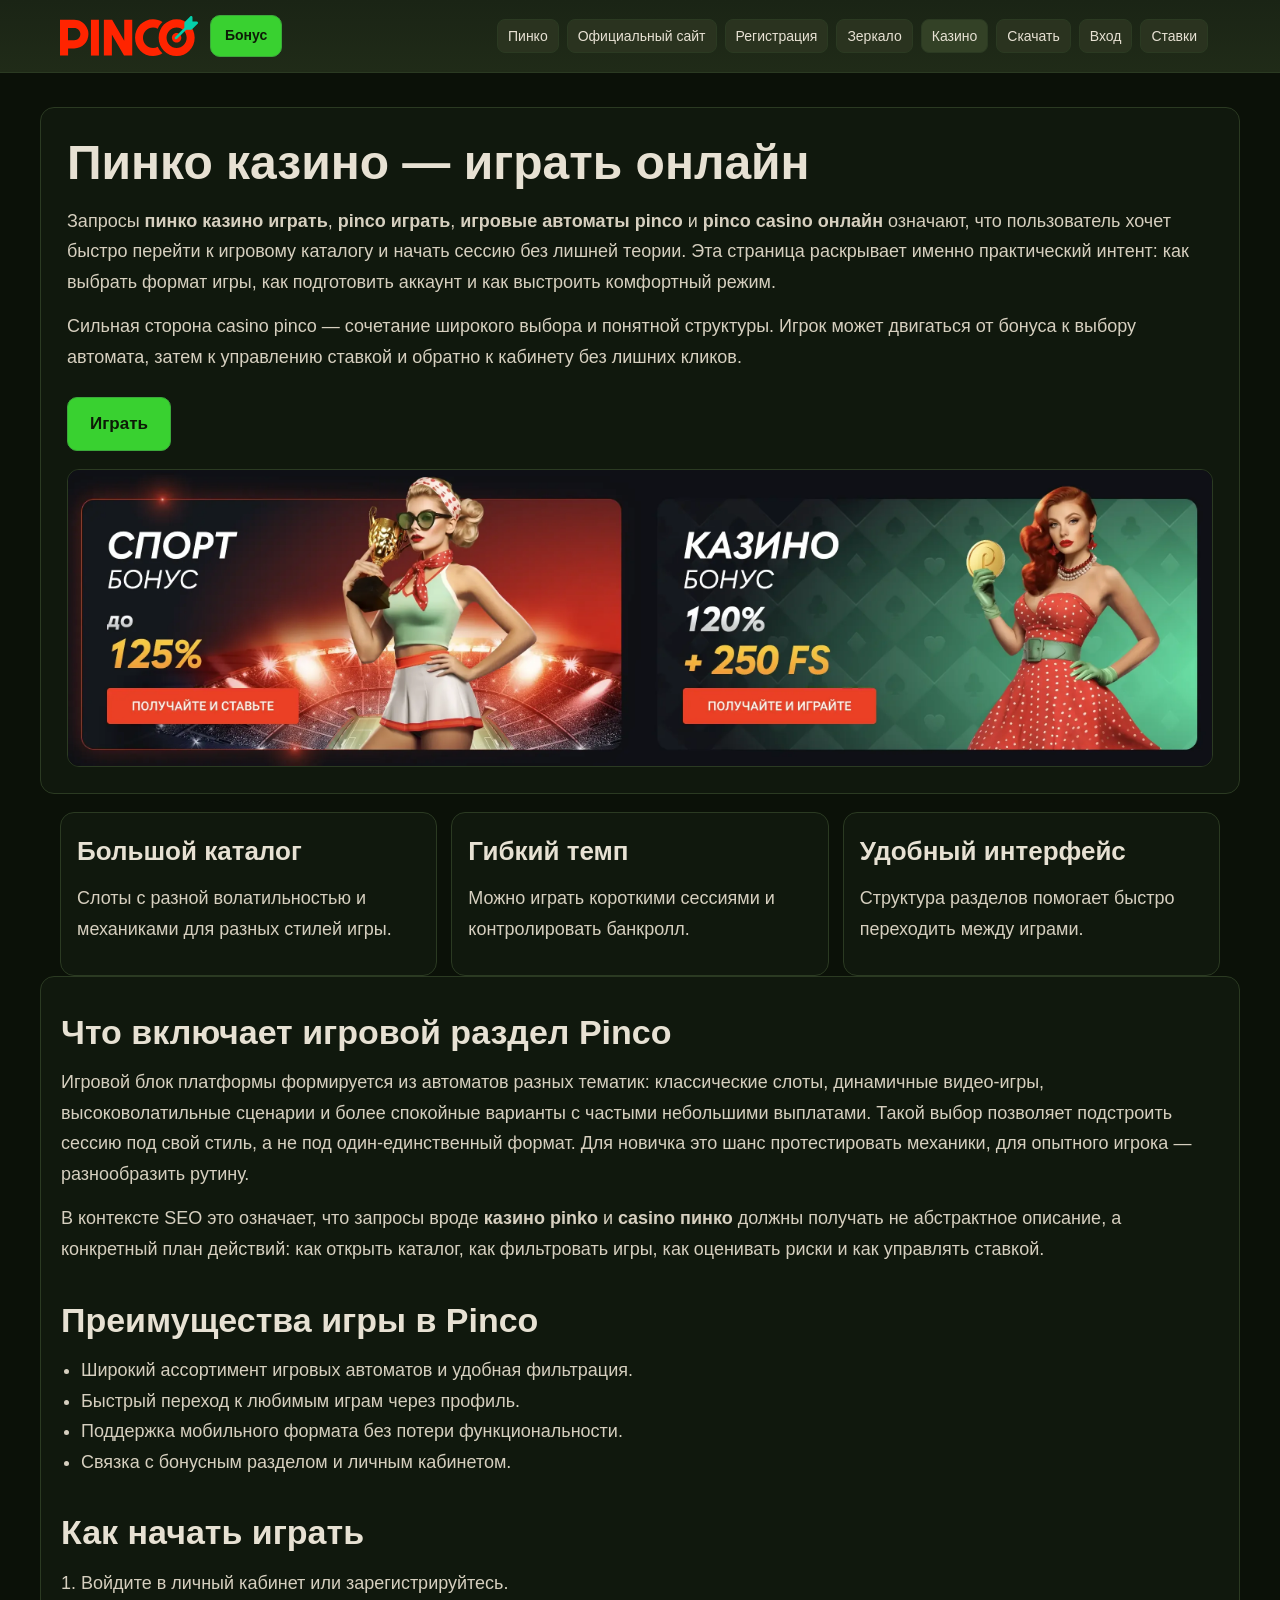
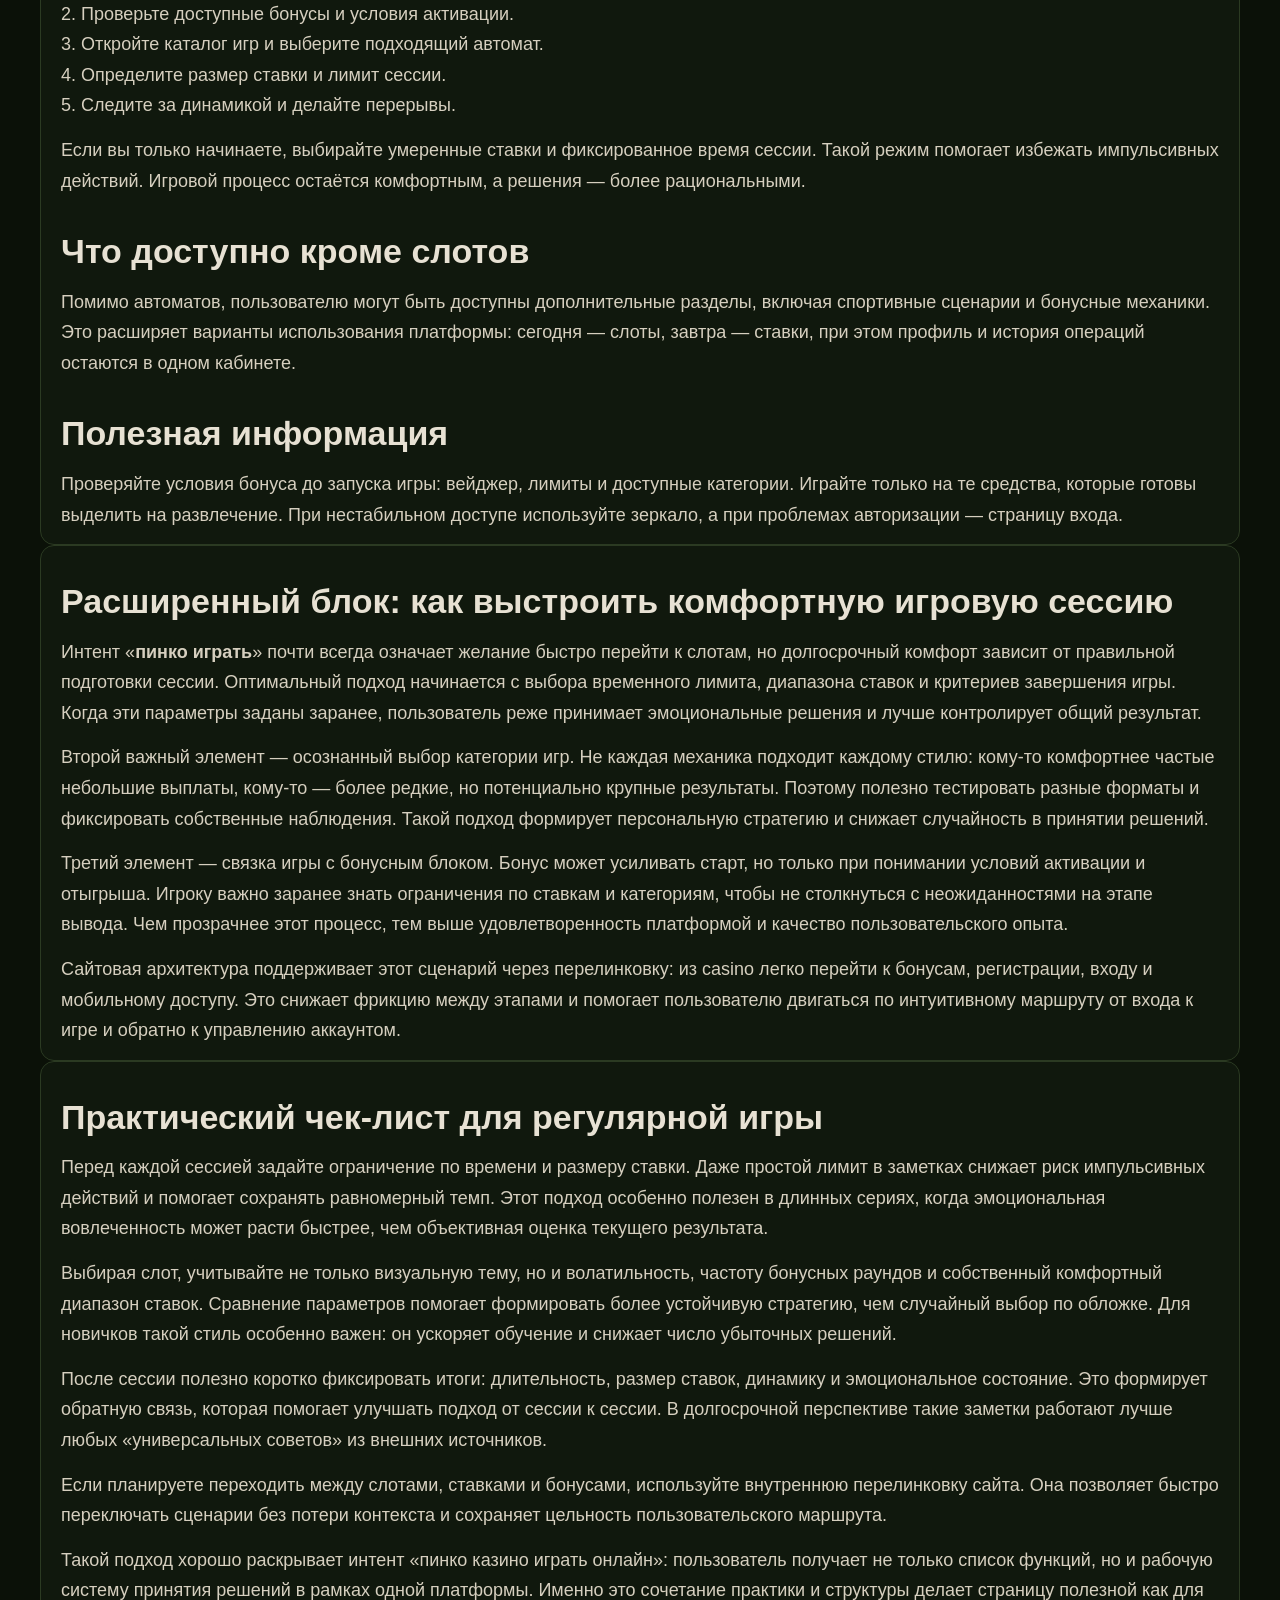
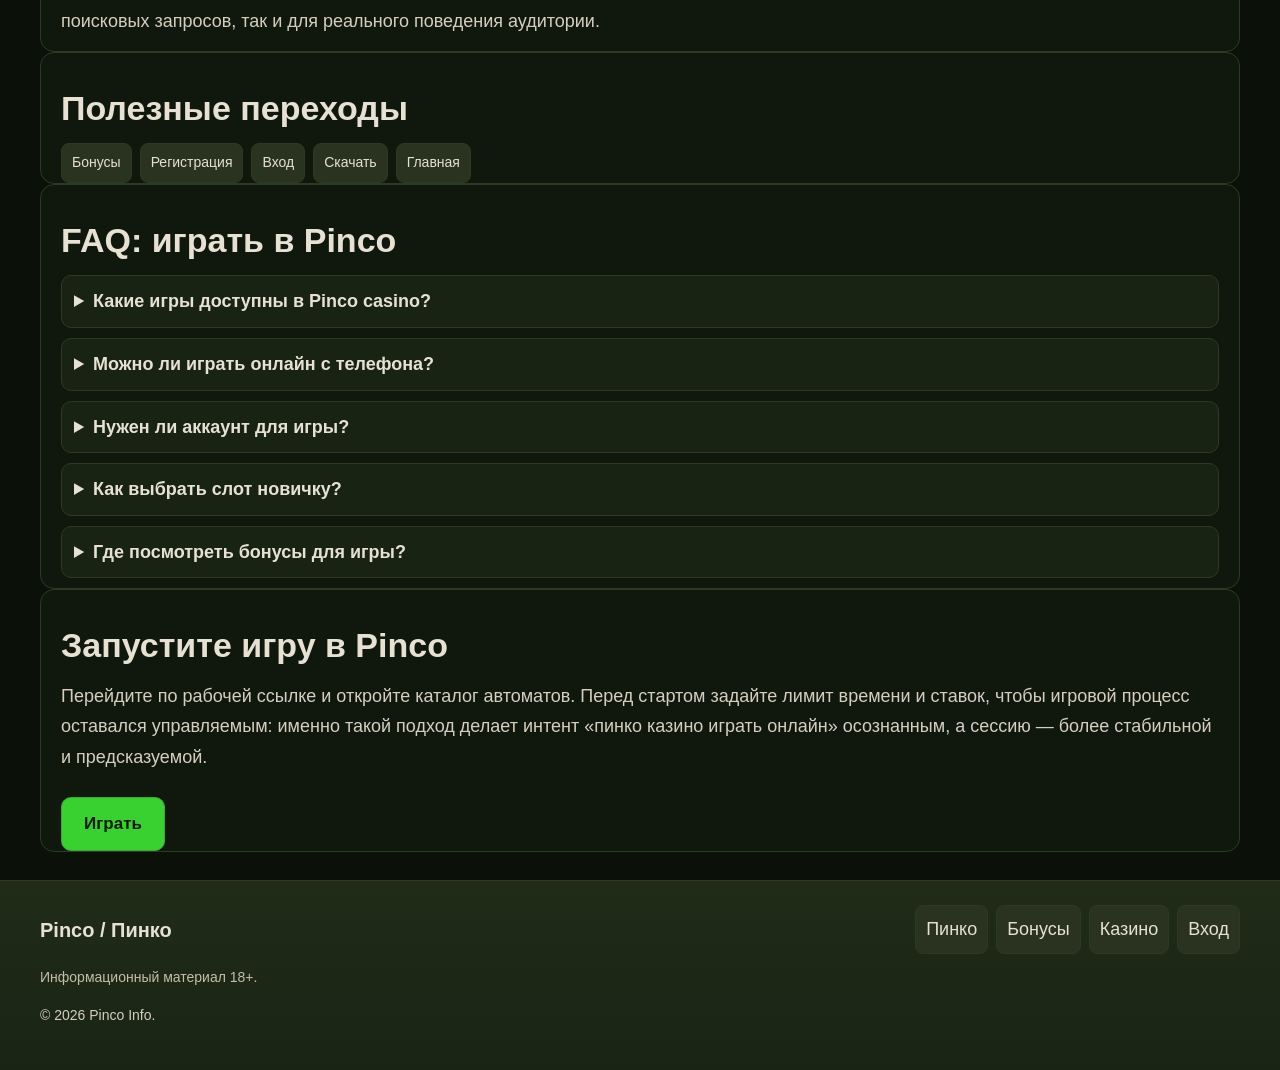
<file: casino.html>
<!doctype html>
<html lang="ru"><head><meta charset="UTF-8"><meta name="viewport" content="width=device-width, initial-scale=1.0"><title>Пинко казино — играть онлайн в автоматы и слоты</title><meta name="description" content="Пинко казино играть онлайн: игровые автоматы pinco, слоты, live-раздел, как начать игру и какие возможности доступны на платформе."><link rel="canonical" href="https://pincocasinovhod.vercel.app/casino.html"><meta property="og:url" content="https://pincocasinovhod.vercel.app/casino.html"><link rel="stylesheet" href="styles.css"></head>
<body>
<header class="site-header"><div class="container header-inner"><a class="brand" href="index.html"><img src="logo.svg" alt="Пинко казино играть"></a><a class="bonus-btn" href="https://lkfg.cc/3d8424" rel="nofollow noopener" target="_blank">Бонус</a><nav class="main-nav"><a href="index.html">Пинко</a><a href="official-site.html">Официальный сайт</a><a href="registration.html">Регистрация</a><a href="zerkalo.html">Зеркало</a><a class="active" href="casino.html">Казино</a><a href="download.html">Скачать</a><a href="login.html">Вход</a><a href="bets.html">Ставки</a></nav><button class="menu-toggle" data-menu-toggle aria-expanded="false">Меню</button></div><div class="mobile-nav" data-mobile-nav><div class="container"><a href="index.html">Пинко</a><a href="official-site.html">Официальный сайт</a><a href="registration.html">Регистрация</a><a href="zerkalo.html">Зеркало</a><a href="casino.html">Казино</a><a href="download.html">Скачать</a><a href="login.html">Вход</a><a href="bets.html">Ставки</a></div></div></header>
<main><section class="hero"><div class="container hero-box"><h1>Пинко казино — играть онлайн</h1><p>Запросы <strong>пинко казино играть</strong>, <strong>pinco играть</strong>, <strong>игровые автоматы pinco</strong> и <strong>pinco casino онлайн</strong> означают, что пользователь хочет быстро перейти к игровому каталогу и начать сессию без лишней теории. Эта страница раскрывает именно практический интент: как выбрать формат игры, как подготовить аккаунт и как выстроить комфортный режим.</p><p>Сильная сторона casino pinco — сочетание широкого выбора и понятной структуры. Игрок может двигаться от бонуса к выбору автомата, затем к управлению ставкой и обратно к кабинету без лишних кликов.</p><a class="hero-cta" href="https://lkfg.cc/3d8424" rel="nofollow noopener" target="_blank">Играть</a><div class="hero-banner"><a class="hero-banner-link" href="https://lkfg.cc/3d8424" rel="nofollow noopener" target="_blank"><img src="banner.webp" alt="Играть в Пинко казино"></a></div></div></section>
<section class="container cards"><article class="card"><h3>Большой каталог</h3><p>Слоты с разной волатильностью и механиками для разных стилей игры.</p></article><article class="card"><h3>Гибкий темп</h3><p>Можно играть короткими сессиями и контролировать банкролл.</p></article><article class="card"><h3>Удобный интерфейс</h3><p>Структура разделов помогает быстро переходить между играми.</p></article></section>
<section class="container content-box"><h2>Что включает игровой раздел Pinco</h2><p>Игровой блок платформы формируется из автоматов разных тематик: классические слоты, динамичные видео-игры, высоковолатильные сценарии и более спокойные варианты с частыми небольшими выплатами. Такой выбор позволяет подстроить сессию под свой стиль, а не под один-единственный формат. Для новичка это шанс протестировать механики, для опытного игрока — разнообразить рутину.</p><p>В контексте SEO это означает, что запросы вроде <strong>казино pinko</strong> и <strong>casino пинко</strong> должны получать не абстрактное описание, а конкретный план действий: как открыть каталог, как фильтровать игры, как оценивать риски и как управлять ставкой.</p><h2>Преимущества игры в Pinco</h2><ul><li>Широкий ассортимент игровых автоматов и удобная фильтрация.</li><li>Быстрый переход к любимым играм через профиль.</li><li>Поддержка мобильного формата без потери функциональности.</li><li>Связка с бонусным разделом и личным кабинетом.</li></ul><h2>Как начать играть</h2><ol><li>Войдите в личный кабинет или зарегистрируйтесь.</li><li>Проверьте доступные бонусы и условия активации.</li><li>Откройте каталог игр и выберите подходящий автомат.</li><li>Определите размер ставки и лимит сессии.</li><li>Следите за динамикой и делайте перерывы.</li></ol><p>Если вы только начинаете, выбирайте умеренные ставки и фиксированное время сессии. Такой режим помогает избежать импульсивных действий. Игровой процесс остаётся комфортным, а решения — более рациональными.</p><h2>Что доступно кроме слотов</h2><p>Помимо автоматов, пользователю могут быть доступны дополнительные разделы, включая спортивные сценарии и бонусные механики. Это расширяет варианты использования платформы: сегодня — слоты, завтра — ставки, при этом профиль и история операций остаются в одном кабинете.</p><h2>Полезная информация</h2><p>Проверяйте условия бонуса до запуска игры: вейджер, лимиты и доступные категории. Играйте только на те средства, которые готовы выделить на развлечение. При нестабильном доступе используйте зеркало, а при проблемах авторизации — страницу входа.</p></section>
<section class="container content-box"><h2>Расширенный блок: как выстроить комфортную игровую сессию</h2><p>Интент «<strong>пинко играть</strong>» почти всегда означает желание быстро перейти к слотам, но долгосрочный комфорт зависит от правильной подготовки сессии. Оптимальный подход начинается с выбора временного лимита, диапазона ставок и критериев завершения игры. Когда эти параметры заданы заранее, пользователь реже принимает эмоциональные решения и лучше контролирует общий результат.</p><p>Второй важный элемент — осознанный выбор категории игр. Не каждая механика подходит каждому стилю: кому-то комфортнее частые небольшие выплаты, кому-то — более редкие, но потенциально крупные результаты. Поэтому полезно тестировать разные форматы и фиксировать собственные наблюдения. Такой подход формирует персональную стратегию и снижает случайность в принятии решений.</p><p>Третий элемент — связка игры с бонусным блоком. Бонус может усиливать старт, но только при понимании условий активации и отыгрыша. Игроку важно заранее знать ограничения по ставкам и категориям, чтобы не столкнуться с неожиданностями на этапе вывода. Чем прозрачнее этот процесс, тем выше удовлетворенность платформой и качество пользовательского опыта.</p><p>Сайтовая архитектура поддерживает этот сценарий через перелинковку: из casino легко перейти к бонусам, регистрации, входу и мобильному доступу. Это снижает фрикцию между этапами и помогает пользователю двигаться по интуитивному маршруту от входа к игре и обратно к управлению аккаунтом.</p></section>
<section class="container content-box"><h2>Практический чек-лист для регулярной игры</h2><p>Перед каждой сессией задайте ограничение по времени и размеру ставки. Даже простой лимит в заметках снижает риск импульсивных действий и помогает сохранять равномерный темп. Этот подход особенно полезен в длинных сериях, когда эмоциональная вовлеченность может расти быстрее, чем объективная оценка текущего результата.</p><p>Выбирая слот, учитывайте не только визуальную тему, но и волатильность, частоту бонусных раундов и собственный комфортный диапазон ставок. Сравнение параметров помогает формировать более устойчивую стратегию, чем случайный выбор по обложке. Для новичков такой стиль особенно важен: он ускоряет обучение и снижает число убыточных решений.</p><p>После сессии полезно коротко фиксировать итоги: длительность, размер ставок, динамику и эмоциональное состояние. Это формирует обратную связь, которая помогает улучшать подход от сессии к сессии. В долгосрочной перспективе такие заметки работают лучше любых «универсальных советов» из внешних источников.</p><p>Если планируете переходить между слотами, ставками и бонусами, используйте внутреннюю перелинковку сайта. Она позволяет быстро переключать сценарии без потери контекста и сохраняет цельность пользовательского маршрута.</p><p>Такой подход хорошо раскрывает интент «пинко казино играть онлайн»: пользователь получает не только список функций, но и рабочую систему принятия решений в рамках одной платформы. Именно это сочетание практики и структуры делает страницу полезной как для поисковых запросов, так и для реального поведения аудитории.</p></section>
<section class="container steps-box"><h2>Полезные переходы</h2><div class="related-links"><a href="bonus.html">Бонусы</a><a href="registration.html">Регистрация</a><a href="login.html">Вход</a><a href="download.html">Скачать</a><a href="index.html">Главная</a></div></section>
<section class="container faq-box"><h2>FAQ: играть в Pinco</h2><details><summary>Какие игры доступны в Pinco casino?</summary><p>В основном слоты разных жанров и дополнительные развлекательные разделы.</p></details><details><summary>Можно ли играть онлайн с телефона?</summary><p>Да, мобильная версия поддерживает полноценный игровой сценарий.</p></details><details><summary>Нужен ли аккаунт для игры?</summary><p>Да, для доступа к большинству функций требуется регистрация и вход.</p></details><details><summary>Как выбрать слот новичку?</summary><p>Начинайте с игр с понятной механикой и умеренной волатильностью.</p></details><details><summary>Где посмотреть бонусы для игры?</summary><p>В разделе бонусов личного кабинета после авторизации.</p></details></section>
<section class="container cta-box"><h2>Запустите игру в Pinco</h2><p>Перейдите по рабочей ссылке и откройте каталог автоматов. Перед стартом задайте лимит времени и ставок, чтобы игровой процесс оставался управляемым: именно такой подход делает интент «пинко казино играть онлайн» осознанным, а сессию — более стабильной и предсказуемой.</p><a class="cta-button" href="https://lkfg.cc/3d8424" rel="nofollow noopener" target="_blank">Играть</a></section></main>
<footer class="site-footer"><div class="container footer-inner"><div class="footer-top"><div class="footer-brand">Pinco / Пинко</div><div class="footer-links"><a href="index.html">Пинко</a><a href="bonus.html">Бонусы</a><a href="casino.html">Казино</a><a href="login.html">Вход</a></div></div><p class="footer-disclaimer">Информационный материал 18+.</p><p class="copyright">© 2026 Pinco Info.</p></div></footer>
<script src="script.js"></script></body></html>
</file>
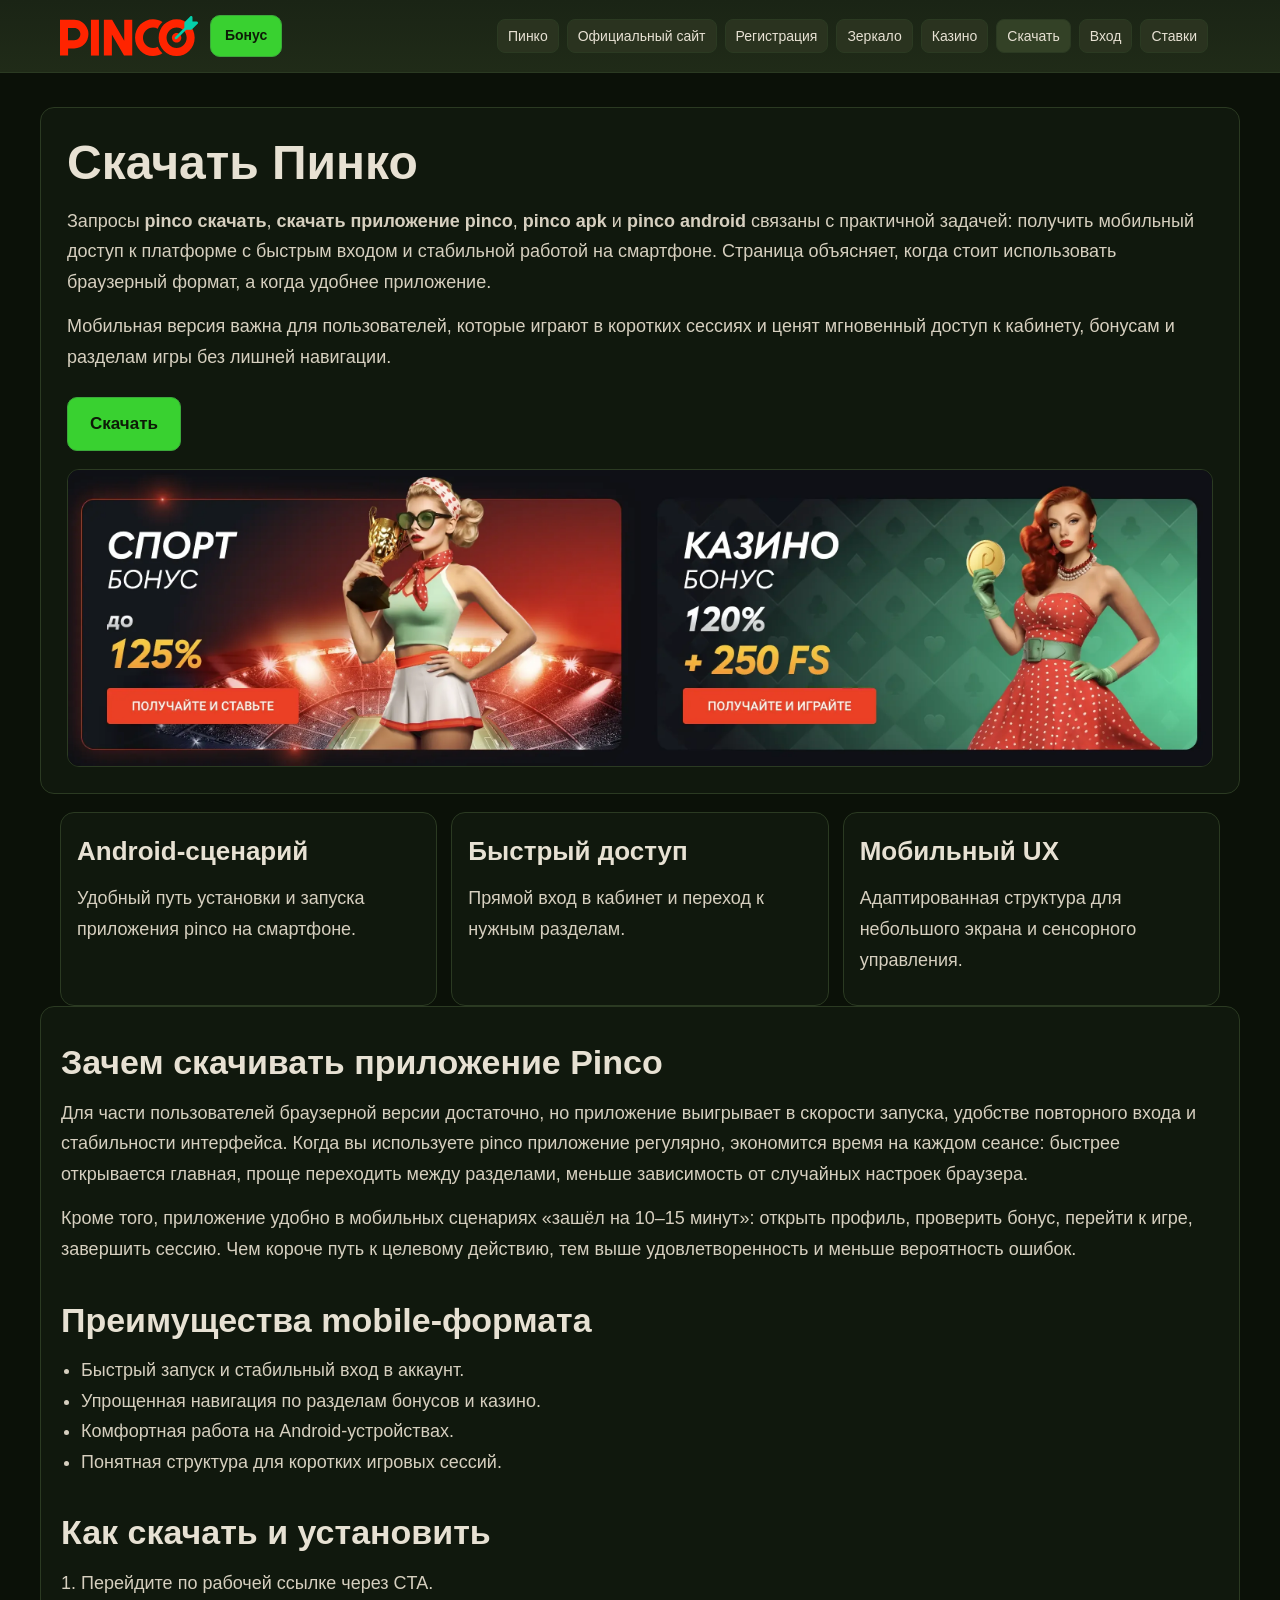
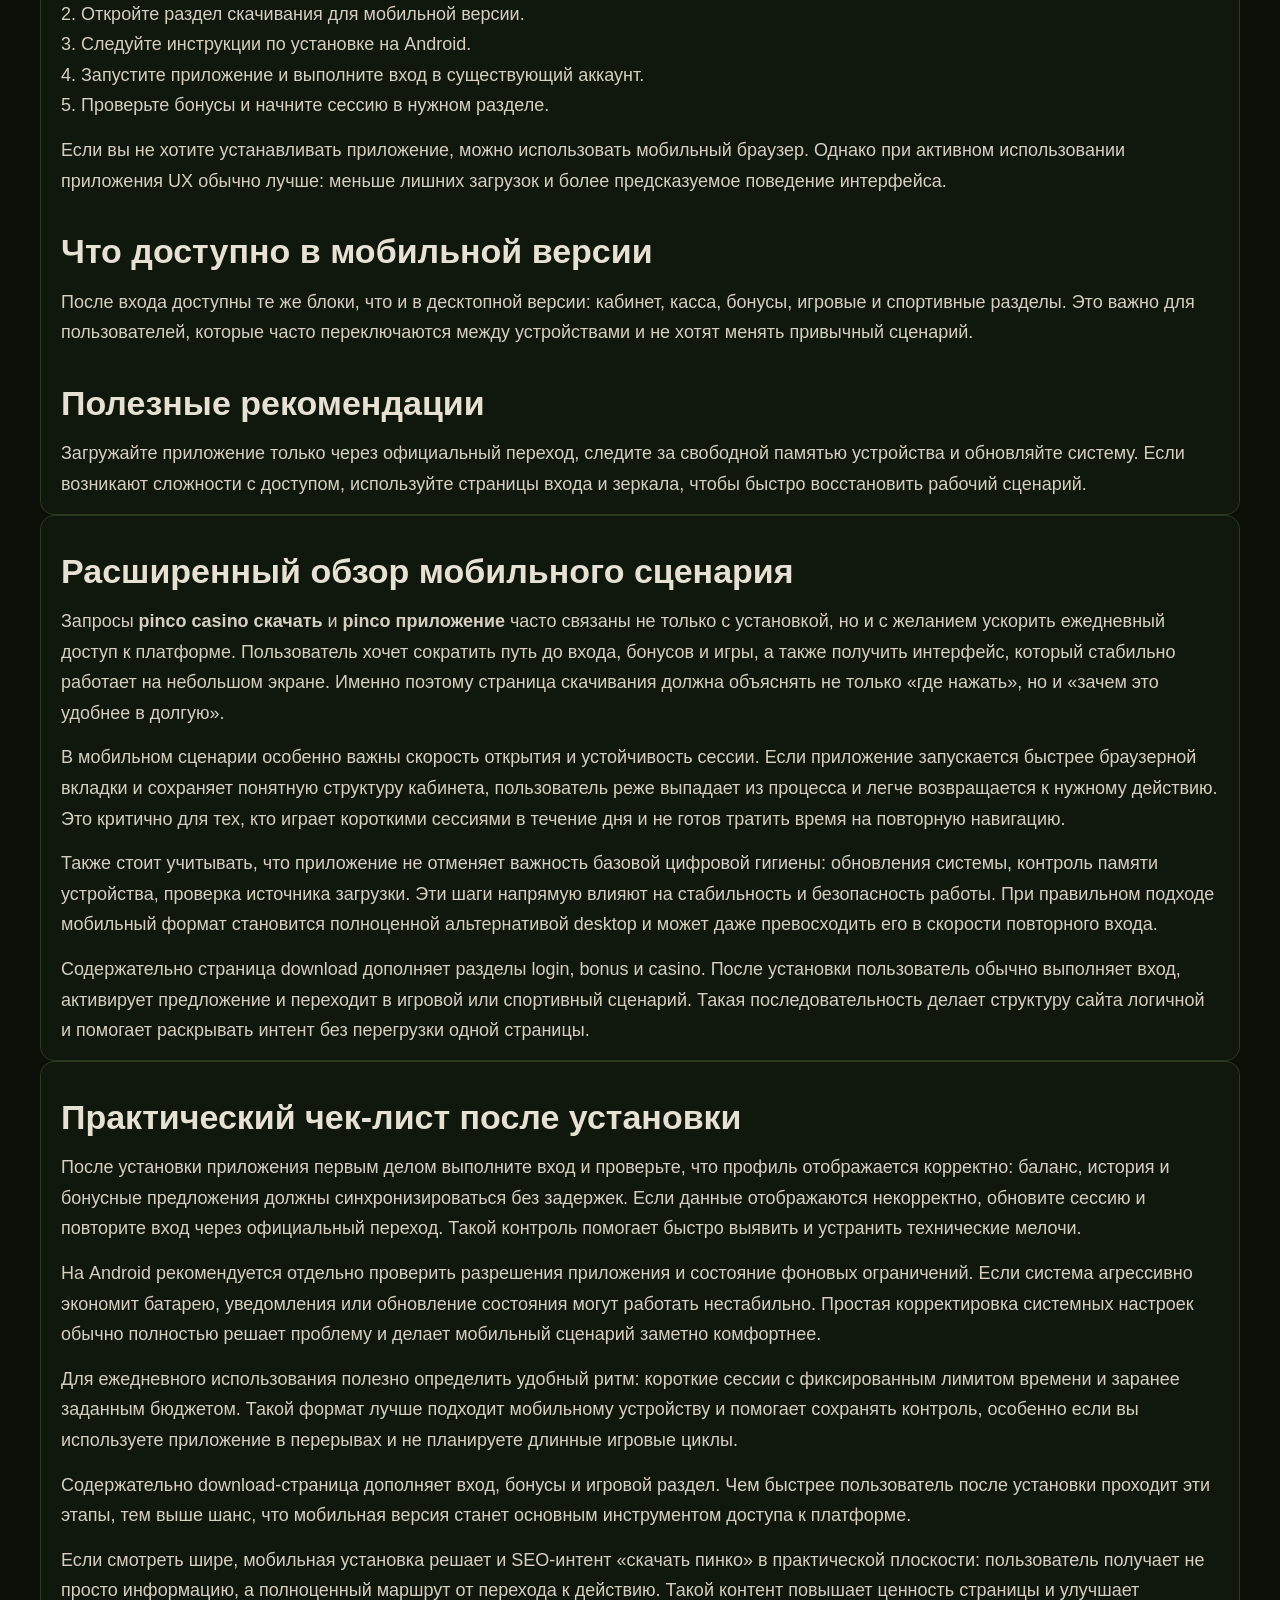
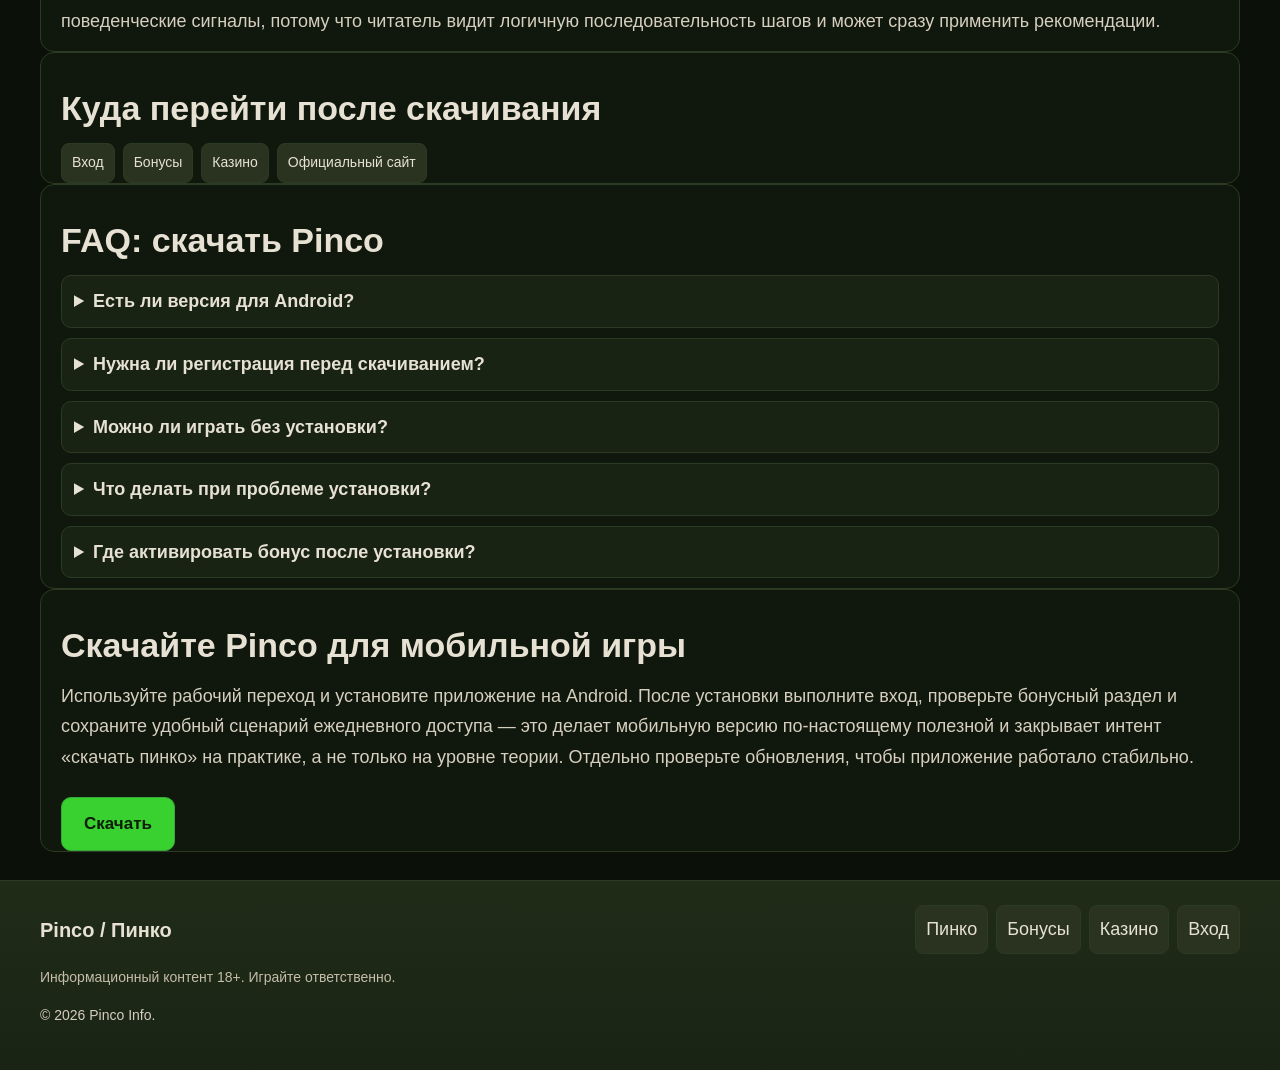
<file: download.html>
<!doctype html>
<html lang="ru"><head><meta charset="UTF-8"><meta name="viewport" content="width=device-width, initial-scale=1.0"><title>Скачать Пинко — приложение Pinco для Android и мобильных устройств</title><meta name="description" content="Скачать Пинко: приложение pinco, pinco apk для Android, как установить, запустить и использовать мобильную версию casino pinco."><link rel="canonical" href="https://pincocasinovhod.vercel.app/download.html"><meta property="og:url" content="https://pincocasinovhod.vercel.app/download.html"><link rel="stylesheet" href="styles.css"></head>
<body>
<header class="site-header"><div class="container header-inner"><a class="brand" href="index.html"><img src="logo.svg" alt="Скачать Пинко"></a><a class="bonus-btn" href="https://lkfg.cc/3d8424" rel="nofollow noopener" target="_blank">Бонус</a><nav class="main-nav"><a href="index.html">Пинко</a><a href="official-site.html">Официальный сайт</a><a href="registration.html">Регистрация</a><a href="zerkalo.html">Зеркало</a><a href="casino.html">Казино</a><a class="active" href="download.html">Скачать</a><a href="login.html">Вход</a><a href="bets.html">Ставки</a></nav><button class="menu-toggle" data-menu-toggle aria-expanded="false">Меню</button></div><div class="mobile-nav" data-mobile-nav><div class="container"><a href="index.html">Пинко</a><a href="official-site.html">Официальный сайт</a><a href="registration.html">Регистрация</a><a href="zerkalo.html">Зеркало</a><a href="casino.html">Казино</a><a href="download.html">Скачать</a><a href="login.html">Вход</a><a href="bets.html">Ставки</a></div></div></header>
<main><section class="hero"><div class="container hero-box"><h1>Скачать Пинко</h1><p>Запросы <strong>pinco скачать</strong>, <strong>скачать приложение pinco</strong>, <strong>pinco apk</strong> и <strong>pinco android</strong> связаны с практичной задачей: получить мобильный доступ к платформе с быстрым входом и стабильной работой на смартфоне. Страница объясняет, когда стоит использовать браузерный формат, а когда удобнее приложение.</p><p>Мобильная версия важна для пользователей, которые играют в коротких сессиях и ценят мгновенный доступ к кабинету, бонусам и разделам игры без лишней навигации.</p><a class="hero-cta" href="https://lkfg.cc/3d8424" rel="nofollow noopener" target="_blank">Скачать</a><div class="hero-banner"><a class="hero-banner-link" href="https://lkfg.cc/3d8424" rel="nofollow noopener" target="_blank"><img src="banner.webp" alt="Скачать приложение Pinco"></a></div></div></section>
<section class="container cards"><article class="card"><h3>Android-сценарий</h3><p>Удобный путь установки и запуска приложения pinco на смартфоне.</p></article><article class="card"><h3>Быстрый доступ</h3><p>Прямой вход в кабинет и переход к нужным разделам.</p></article><article class="card"><h3>Мобильный UX</h3><p>Адаптированная структура для небольшого экрана и сенсорного управления.</p></article></section>
<section class="container content-box"><h2>Зачем скачивать приложение Pinco</h2><p>Для части пользователей браузерной версии достаточно, но приложение выигрывает в скорости запуска, удобстве повторного входа и стабильности интерфейса. Когда вы используете pinco приложение регулярно, экономится время на каждом сеансе: быстрее открывается главная, проще переходить между разделами, меньше зависимость от случайных настроек браузера.</p><p>Кроме того, приложение удобно в мобильных сценариях «зашёл на 10–15 минут»: открыть профиль, проверить бонус, перейти к игре, завершить сессию. Чем короче путь к целевому действию, тем выше удовлетворенность и меньше вероятность ошибок.</p><h2>Преимущества mobile-формата</h2><ul><li>Быстрый запуск и стабильный вход в аккаунт.</li><li>Упрощенная навигация по разделам бонусов и казино.</li><li>Комфортная работа на Android-устройствах.</li><li>Понятная структура для коротких игровых сессий.</li></ul><h2>Как скачать и установить</h2><ol><li>Перейдите по рабочей ссылке через CTA.</li><li>Откройте раздел скачивания для мобильной версии.</li><li>Следуйте инструкции по установке на Android.</li><li>Запустите приложение и выполните вход в существующий аккаунт.</li><li>Проверьте бонусы и начните сессию в нужном разделе.</li></ol><p>Если вы не хотите устанавливать приложение, можно использовать мобильный браузер. Однако при активном использовании приложения UX обычно лучше: меньше лишних загрузок и более предсказуемое поведение интерфейса.</p><h2>Что доступно в мобильной версии</h2><p>После входа доступны те же блоки, что и в десктопной версии: кабинет, касса, бонусы, игровые и спортивные разделы. Это важно для пользователей, которые часто переключаются между устройствами и не хотят менять привычный сценарий.</p><h2>Полезные рекомендации</h2><p>Загружайте приложение только через официальный переход, следите за свободной памятью устройства и обновляйте систему. Если возникают сложности с доступом, используйте страницы входа и зеркала, чтобы быстро восстановить рабочий сценарий.</p></section>
<section class="container content-box"><h2>Расширенный обзор мобильного сценария</h2><p>Запросы <strong>pinco casino скачать</strong> и <strong>pinco приложение</strong> часто связаны не только с установкой, но и с желанием ускорить ежедневный доступ к платформе. Пользователь хочет сократить путь до входа, бонусов и игры, а также получить интерфейс, который стабильно работает на небольшом экране. Именно поэтому страница скачивания должна объяснять не только «где нажать», но и «зачем это удобнее в долгую».</p><p>В мобильном сценарии особенно важны скорость открытия и устойчивость сессии. Если приложение запускается быстрее браузерной вкладки и сохраняет понятную структуру кабинета, пользователь реже выпадает из процесса и легче возвращается к нужному действию. Это критично для тех, кто играет короткими сессиями в течение дня и не готов тратить время на повторную навигацию.</p><p>Также стоит учитывать, что приложение не отменяет важность базовой цифровой гигиены: обновления системы, контроль памяти устройства, проверка источника загрузки. Эти шаги напрямую влияют на стабильность и безопасность работы. При правильном подходе мобильный формат становится полноценной альтернативой desktop и может даже превосходить его в скорости повторного входа.</p><p>Содержательно страница download дополняет разделы login, bonus и casino. После установки пользователь обычно выполняет вход, активирует предложение и переходит в игровой или спортивный сценарий. Такая последовательность делает структуру сайта логичной и помогает раскрывать интент без перегрузки одной страницы.</p></section>
<section class="container content-box"><h2>Практический чек-лист после установки</h2><p>После установки приложения первым делом выполните вход и проверьте, что профиль отображается корректно: баланс, история и бонусные предложения должны синхронизироваться без задержек. Если данные отображаются некорректно, обновите сессию и повторите вход через официальный переход. Такой контроль помогает быстро выявить и устранить технические мелочи.</p><p>На Android рекомендуется отдельно проверить разрешения приложения и состояние фоновых ограничений. Если система агрессивно экономит батарею, уведомления или обновление состояния могут работать нестабильно. Простая корректировка системных настроек обычно полностью решает проблему и делает мобильный сценарий заметно комфортнее.</p><p>Для ежедневного использования полезно определить удобный ритм: короткие сессии с фиксированным лимитом времени и заранее заданным бюджетом. Такой формат лучше подходит мобильному устройству и помогает сохранять контроль, особенно если вы используете приложение в перерывах и не планируете длинные игровые циклы.</p><p>Содержательно download-страница дополняет вход, бонусы и игровой раздел. Чем быстрее пользователь после установки проходит эти этапы, тем выше шанс, что мобильная версия станет основным инструментом доступа к платформе.</p><p>Если смотреть шире, мобильная установка решает и SEO-интент «скачать пинко» в практической плоскости: пользователь получает не просто информацию, а полноценный маршрут от перехода к действию. Такой контент повышает ценность страницы и улучшает поведенческие сигналы, потому что читатель видит логичную последовательность шагов и может сразу применить рекомендации.</p></section>
<section class="container steps-box"><h2>Куда перейти после скачивания</h2><div class="related-links"><a href="login.html">Вход</a><a href="bonus.html">Бонусы</a><a href="casino.html">Казино</a><a href="official-site.html">Официальный сайт</a></div></section>
<section class="container faq-box"><h2>FAQ: скачать Pinco</h2><details><summary>Есть ли версия для Android?</summary><p>Да, pinco android поддерживается в мобильном сценарии.</p></details><details><summary>Нужна ли регистрация перед скачиванием?</summary><p>Для полноценного использования потребуется аккаунт и вход в кабинет.</p></details><details><summary>Можно ли играть без установки?</summary><p>Да, через мобильный браузер, но приложение часто удобнее в долгую.</p></details><details><summary>Что делать при проблеме установки?</summary><p>Проверьте настройки устройства и повторите загрузку через рабочую ссылку.</p></details><details><summary>Где активировать бонус после установки?</summary><p>В бонусном разделе личного кабинета после входа.</p></details></section>
<section class="container cta-box"><h2>Скачайте Pinco для мобильной игры</h2><p>Используйте рабочий переход и установите приложение на Android. После установки выполните вход, проверьте бонусный раздел и сохраните удобный сценарий ежедневного доступа — это делает мобильную версию по-настоящему полезной и закрывает интент «скачать пинко» на практике, а не только на уровне теории. Отдельно проверьте обновления, чтобы приложение работало стабильно.</p><a class="cta-button" href="https://lkfg.cc/3d8424" rel="nofollow noopener" target="_blank">Скачать</a></section></main>
<footer class="site-footer"><div class="container footer-inner"><div class="footer-top"><div class="footer-brand">Pinco / Пинко</div><div class="footer-links"><a href="index.html">Пинко</a><a href="bonus.html">Бонусы</a><a href="casino.html">Казино</a><a href="login.html">Вход</a></div></div><p class="footer-disclaimer">Информационный контент 18+. Играйте ответственно.</p><p class="copyright">© 2026 Pinco Info.</p></div></footer>
<script src="script.js"></script></body></html>
</file>
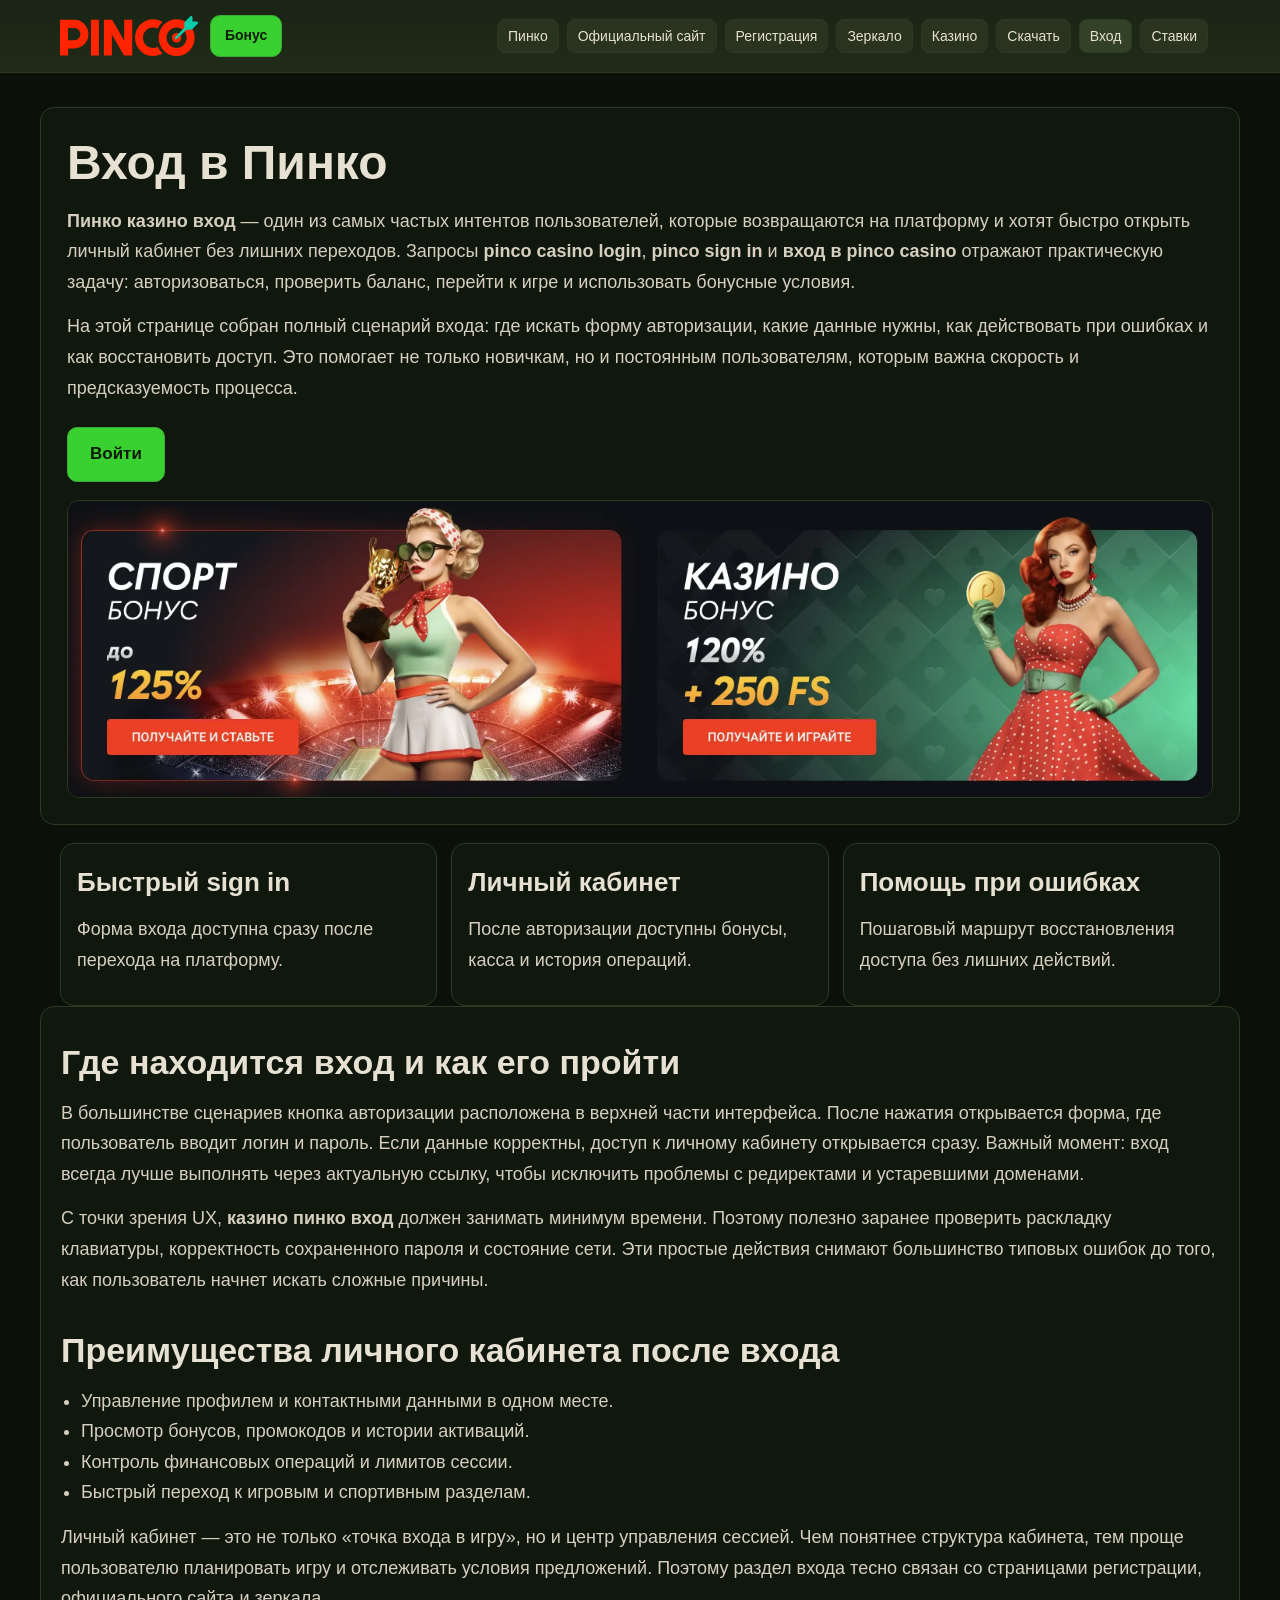
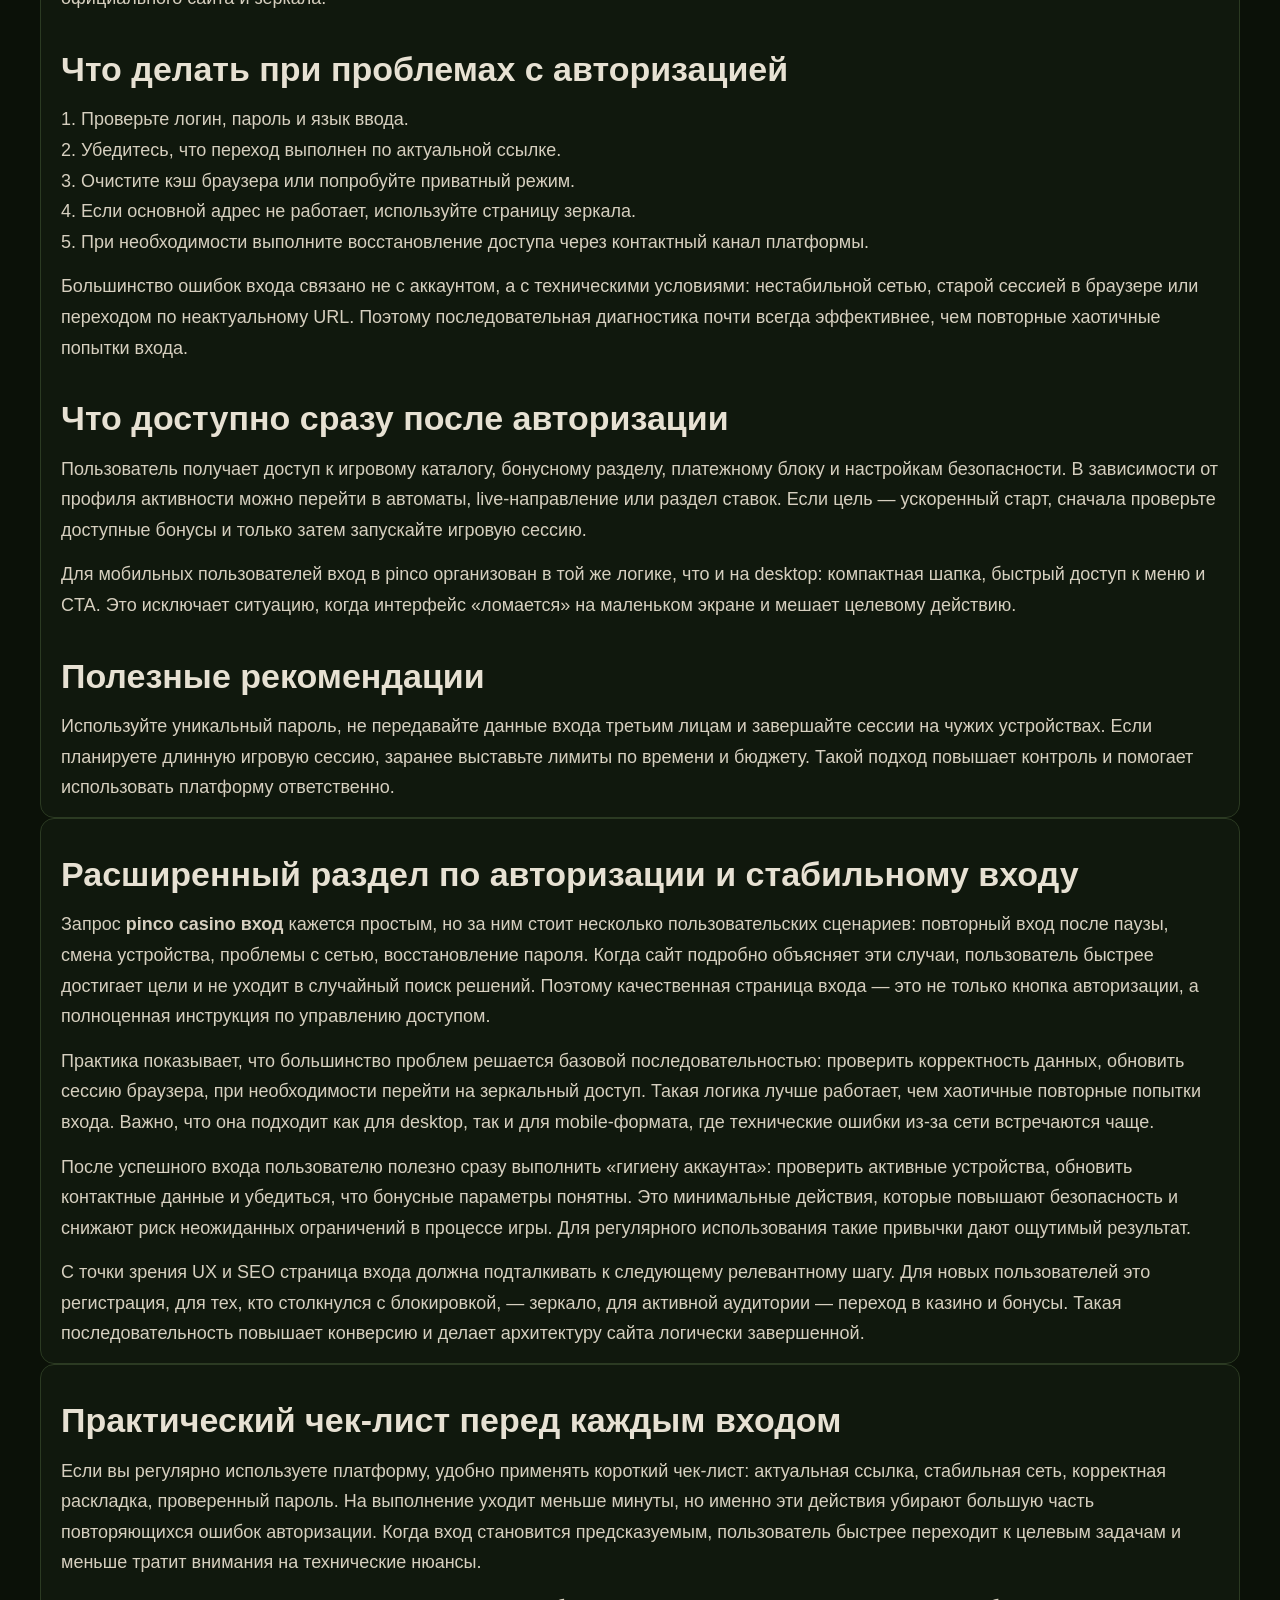
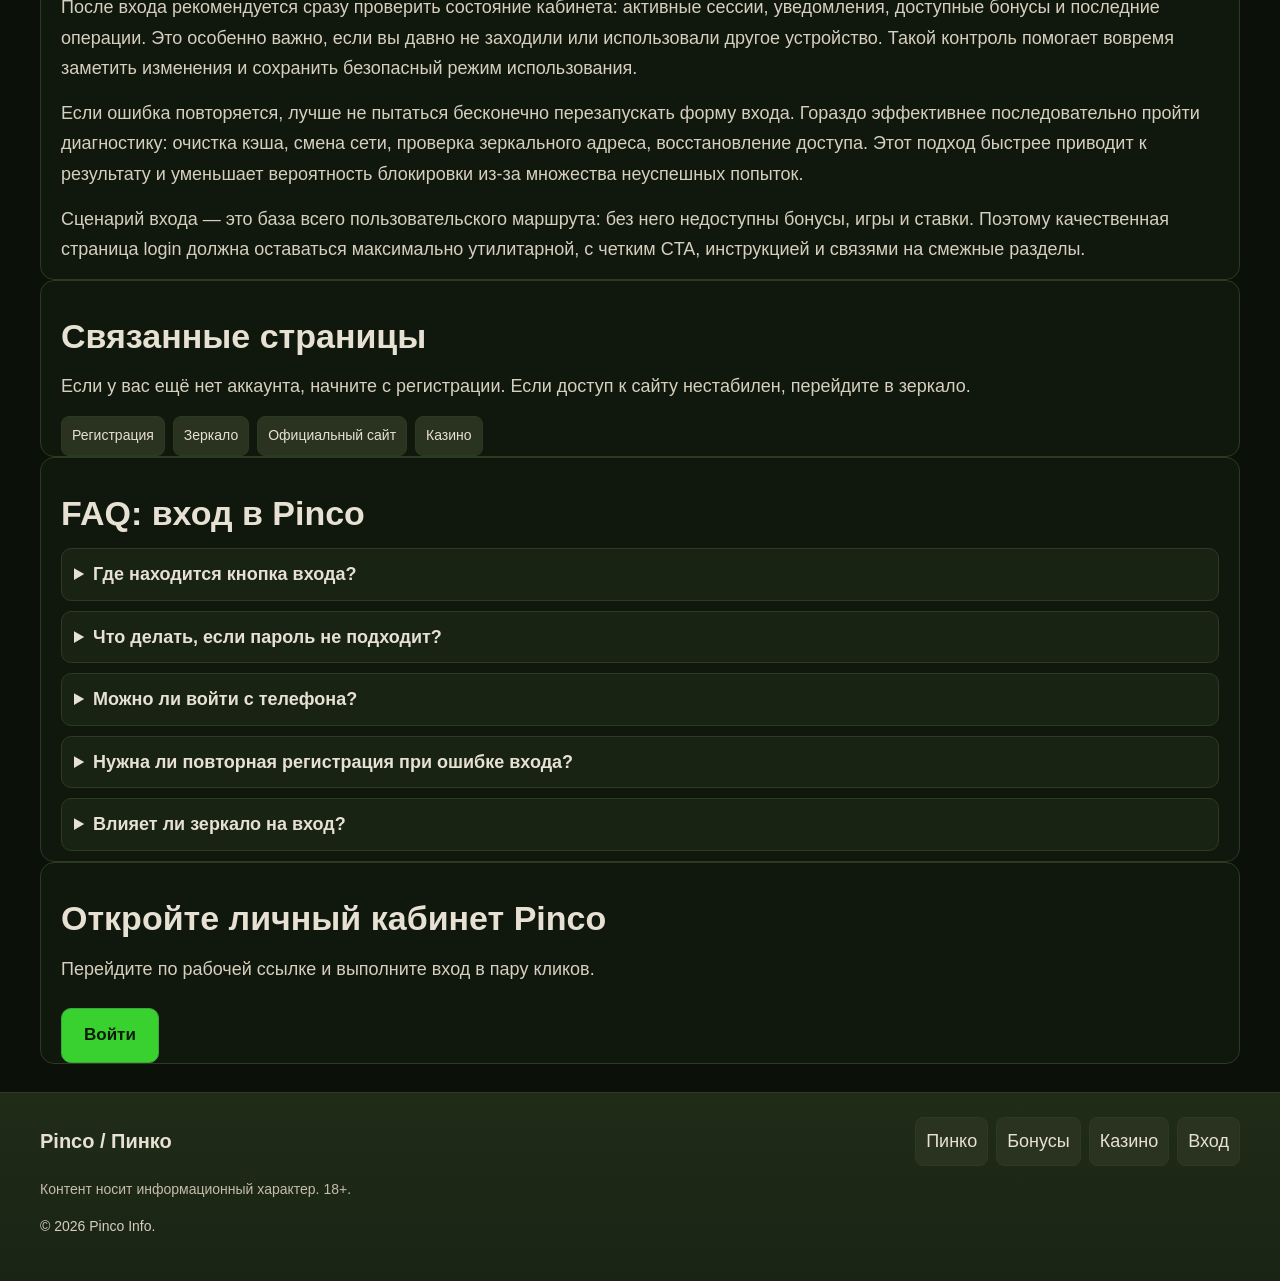
<file: login.html>
<!doctype html>
<html lang="ru">
<head>
  <meta charset="UTF-8"><meta name="viewport" content="width=device-width, initial-scale=1.0">
  <title>Вход в Пинко — быстрый доступ в личный кабинет</title>
  <meta name="description" content="Вход в Пинко: где находится авторизация, как выполнить pinco casino login, что делать при ошибках sign in и как открыть личный кабинет.">
  <link rel="canonical" href="https://pincocasinovhod.vercel.app/login.html">
  <meta property="og:url" content="https://pincocasinovhod.vercel.app/login.html">
  <link rel="stylesheet" href="styles.css">
</head>
<body>
<header class="site-header"><div class="container header-inner"><a class="brand" href="index.html"><img src="logo.svg" alt="Вход в Пинко"></a><a class="bonus-btn" href="https://lkfg.cc/3d8424" rel="nofollow noopener" target="_blank">Бонус</a><nav class="main-nav"><a href="index.html">Пинко</a><a href="official-site.html">Официальный сайт</a><a href="registration.html">Регистрация</a><a href="zerkalo.html">Зеркало</a><a href="casino.html">Казино</a><a href="download.html">Скачать</a><a class="active" href="login.html">Вход</a><a href="bets.html">Ставки</a></nav><button class="menu-toggle" data-menu-toggle aria-expanded="false">Меню</button></div><div class="mobile-nav" data-mobile-nav><div class="container"><a href="index.html">Пинко</a><a href="official-site.html">Официальный сайт</a><a href="registration.html">Регистрация</a><a href="zerkalo.html">Зеркало</a><a href="casino.html">Казино</a><a href="download.html">Скачать</a><a href="login.html">Вход</a><a href="bets.html">Ставки</a></div></div></header>
<main>
  <section class="hero"><div class="container hero-box"><h1>Вход в Пинко</h1>
    <p><strong>Пинко казино вход</strong> — один из самых частых интентов пользователей, которые возвращаются на платформу и хотят быстро открыть личный кабинет без лишних переходов. Запросы <strong>pinco casino login</strong>, <strong>pinco sign in</strong> и <strong>вход в pinco casino</strong> отражают практическую задачу: авторизоваться, проверить баланс, перейти к игре и использовать бонусные условия.</p>
    <p>На этой странице собран полный сценарий входа: где искать форму авторизации, какие данные нужны, как действовать при ошибках и как восстановить доступ. Это помогает не только новичкам, но и постоянным пользователям, которым важна скорость и предсказуемость процесса.</p>
    <a class="hero-cta" href="https://lkfg.cc/3d8424" rel="nofollow noopener" target="_blank">Войти</a>
    <div class="hero-banner"><a class="hero-banner-link" href="https://lkfg.cc/3d8424" rel="nofollow noopener" target="_blank"><img src="banner.webp" alt="Pinco casino login"></a></div></div></section>
  <section class="container cards"><article class="card"><h3>Быстрый sign in</h3><p>Форма входа доступна сразу после перехода на платформу.</p></article><article class="card"><h3>Личный кабинет</h3><p>После авторизации доступны бонусы, касса и история операций.</p></article><article class="card"><h3>Помощь при ошибках</h3><p>Пошаговый маршрут восстановления доступа без лишних действий.</p></article></section>
  <section class="container content-box">
    <h2>Где находится вход и как его пройти</h2>
    <p>В большинстве сценариев кнопка авторизации расположена в верхней части интерфейса. После нажатия открывается форма, где пользователь вводит логин и пароль. Если данные корректны, доступ к личному кабинету открывается сразу. Важный момент: вход всегда лучше выполнять через актуальную ссылку, чтобы исключить проблемы с редиректами и устаревшими доменами.</p>
    <p>С точки зрения UX, <strong>казино пинко вход</strong> должен занимать минимум времени. Поэтому полезно заранее проверить раскладку клавиатуры, корректность сохраненного пароля и состояние сети. Эти простые действия снимают большинство типовых ошибок до того, как пользователь начнет искать сложные причины.</p>
    <h2>Преимущества личного кабинета после входа</h2>
    <ul><li>Управление профилем и контактными данными в одном месте.</li><li>Просмотр бонусов, промокодов и истории активаций.</li><li>Контроль финансовых операций и лимитов сессии.</li><li>Быстрый переход к игровым и спортивным разделам.</li></ul>
    <p>Личный кабинет — это не только «точка входа в игру», но и центр управления сессией. Чем понятнее структура кабинета, тем проще пользователю планировать игру и отслеживать условия предложений. Поэтому раздел входа тесно связан со страницами регистрации, официального сайта и зеркала.</p>
    <h2>Что делать при проблемах с авторизацией</h2>
    <ol><li>Проверьте логин, пароль и язык ввода.</li><li>Убедитесь, что переход выполнен по актуальной ссылке.</li><li>Очистите кэш браузера или попробуйте приватный режим.</li><li>Если основной адрес не работает, используйте страницу зеркала.</li><li>При необходимости выполните восстановление доступа через контактный канал платформы.</li></ol>
    <p>Большинство ошибок входа связано не с аккаунтом, а с техническими условиями: нестабильной сетью, старой сессией в браузере или переходом по неактуальному URL. Поэтому последовательная диагностика почти всегда эффективнее, чем повторные хаотичные попытки входа.</p>
    <h2>Что доступно сразу после авторизации</h2>
    <p>Пользователь получает доступ к игровому каталогу, бонусному разделу, платежному блоку и настройкам безопасности. В зависимости от профиля активности можно перейти в автоматы, live-направление или раздел ставок. Если цель — ускоренный старт, сначала проверьте доступные бонусы и только затем запускайте игровую сессию.</p>
    <p>Для мобильных пользователей вход в pinco организован в той же логике, что и на desktop: компактная шапка, быстрый доступ к меню и CTA. Это исключает ситуацию, когда интерфейс «ломается» на маленьком экране и мешает целевому действию.</p>
    <h2>Полезные рекомендации</h2>
    <p>Используйте уникальный пароль, не передавайте данные входа третьим лицам и завершайте сессии на чужих устройствах. Если планируете длинную игровую сессию, заранее выставьте лимиты по времени и бюджету. Такой подход повышает контроль и помогает использовать платформу ответственно.</p>
  </section>
  <section class="container content-box"><h2>Расширенный раздел по авторизации и стабильному входу</h2><p>Запрос <strong>pinco casino вход</strong> кажется простым, но за ним стоит несколько пользовательских сценариев: повторный вход после паузы, смена устройства, проблемы с сетью, восстановление пароля. Когда сайт подробно объясняет эти случаи, пользователь быстрее достигает цели и не уходит в случайный поиск решений. Поэтому качественная страница входа — это не только кнопка авторизации, а полноценная инструкция по управлению доступом.</p><p>Практика показывает, что большинство проблем решается базовой последовательностью: проверить корректность данных, обновить сессию браузера, при необходимости перейти на зеркальный доступ. Такая логика лучше работает, чем хаотичные повторные попытки входа. Важно, что она подходит как для desktop, так и для mobile-формата, где технические ошибки из-за сети встречаются чаще.</p><p>После успешного входа пользователю полезно сразу выполнить «гигиену аккаунта»: проверить активные устройства, обновить контактные данные и убедиться, что бонусные параметры понятны. Это минимальные действия, которые повышают безопасность и снижают риск неожиданных ограничений в процессе игры. Для регулярного использования такие привычки дают ощутимый результат.</p><p>С точки зрения UX и SEO страница входа должна подталкивать к следующему релевантному шагу. Для новых пользователей это регистрация, для тех, кто столкнулся с блокировкой, — зеркало, для активной аудитории — переход в казино и бонусы. Такая последовательность повышает конверсию и делает архитектуру сайта логически завершенной.</p></section>
  <section class="container content-box"><h2>Практический чек-лист перед каждым входом</h2><p>Если вы регулярно используете платформу, удобно применять короткий чек-лист: актуальная ссылка, стабильная сеть, корректная раскладка, проверенный пароль. На выполнение уходит меньше минуты, но именно эти действия убирают большую часть повторяющихся ошибок авторизации. Когда вход становится предсказуемым, пользователь быстрее переходит к целевым задачам и меньше тратит внимания на технические нюансы.</p><p>После входа рекомендуется сразу проверить состояние кабинета: активные сессии, уведомления, доступные бонусы и последние операции. Это особенно важно, если вы давно не заходили или использовали другое устройство. Такой контроль помогает вовремя заметить изменения и сохранить безопасный режим использования.</p><p>Если ошибка повторяется, лучше не пытаться бесконечно перезапускать форму входа. Гораздо эффективнее последовательно пройти диагностику: очистка кэша, смена сети, проверка зеркального адреса, восстановление доступа. Этот подход быстрее приводит к результату и уменьшает вероятность блокировки из-за множества неуспешных попыток.</p><p>Сценарий входа — это база всего пользовательского маршрута: без него недоступны бонусы, игры и ставки. Поэтому качественная страница login должна оставаться максимально утилитарной, с четким CTA, инструкцией и связями на смежные разделы.</p></section>
  <section class="container steps-box"><h2>Связанные страницы</h2><p>Если у вас ещё нет аккаунта, начните с регистрации. Если доступ к сайту нестабилен, перейдите в зеркало.</p><div class="related-links"><a href="registration.html">Регистрация</a><a href="zerkalo.html">Зеркало</a><a href="official-site.html">Официальный сайт</a><a href="casino.html">Казино</a></div></section>
  <section class="container faq-box"><h2>FAQ: вход в Pinco</h2>
    <details><summary>Где находится кнопка входа?</summary><p>В верхней части интерфейса, рядом с основными действиями платформы.</p></details>
    <details><summary>Что делать, если пароль не подходит?</summary><p>Проверьте раскладку и используйте процедуру восстановления доступа.</p></details>
    <details><summary>Можно ли войти с телефона?</summary><p>Да, мобильная версия поддерживает полноценную авторизацию.</p></details>
    <details><summary>Нужна ли повторная регистрация при ошибке входа?</summary><p>Нет, сначала выполните диагностику и восстановление текущего профиля.</p></details>
    <details><summary>Влияет ли зеркало на вход?</summary><p>Нет, вы используете тот же аккаунт, просто через альтернативный адрес.</p></details>
  </section>
  <section class="container cta-box"><h2>Откройте личный кабинет Pinco</h2><p>Перейдите по рабочей ссылке и выполните вход в пару кликов.</p><a class="cta-button" href="https://lkfg.cc/3d8424" rel="nofollow noopener" target="_blank">Войти</a></section>
</main>
<footer class="site-footer"><div class="container footer-inner"><div class="footer-top"><div class="footer-brand">Pinco / Пинко</div><div class="footer-links"><a href="index.html">Пинко</a><a href="bonus.html">Бонусы</a><a href="casino.html">Казино</a><a href="login.html">Вход</a></div></div><p class="footer-disclaimer">Контент носит информационный характер. 18+.</p><p class="copyright">© 2026 Pinco Info.</p></div></footer>
<script src="script.js"></script>
</body>
</html>
</file>
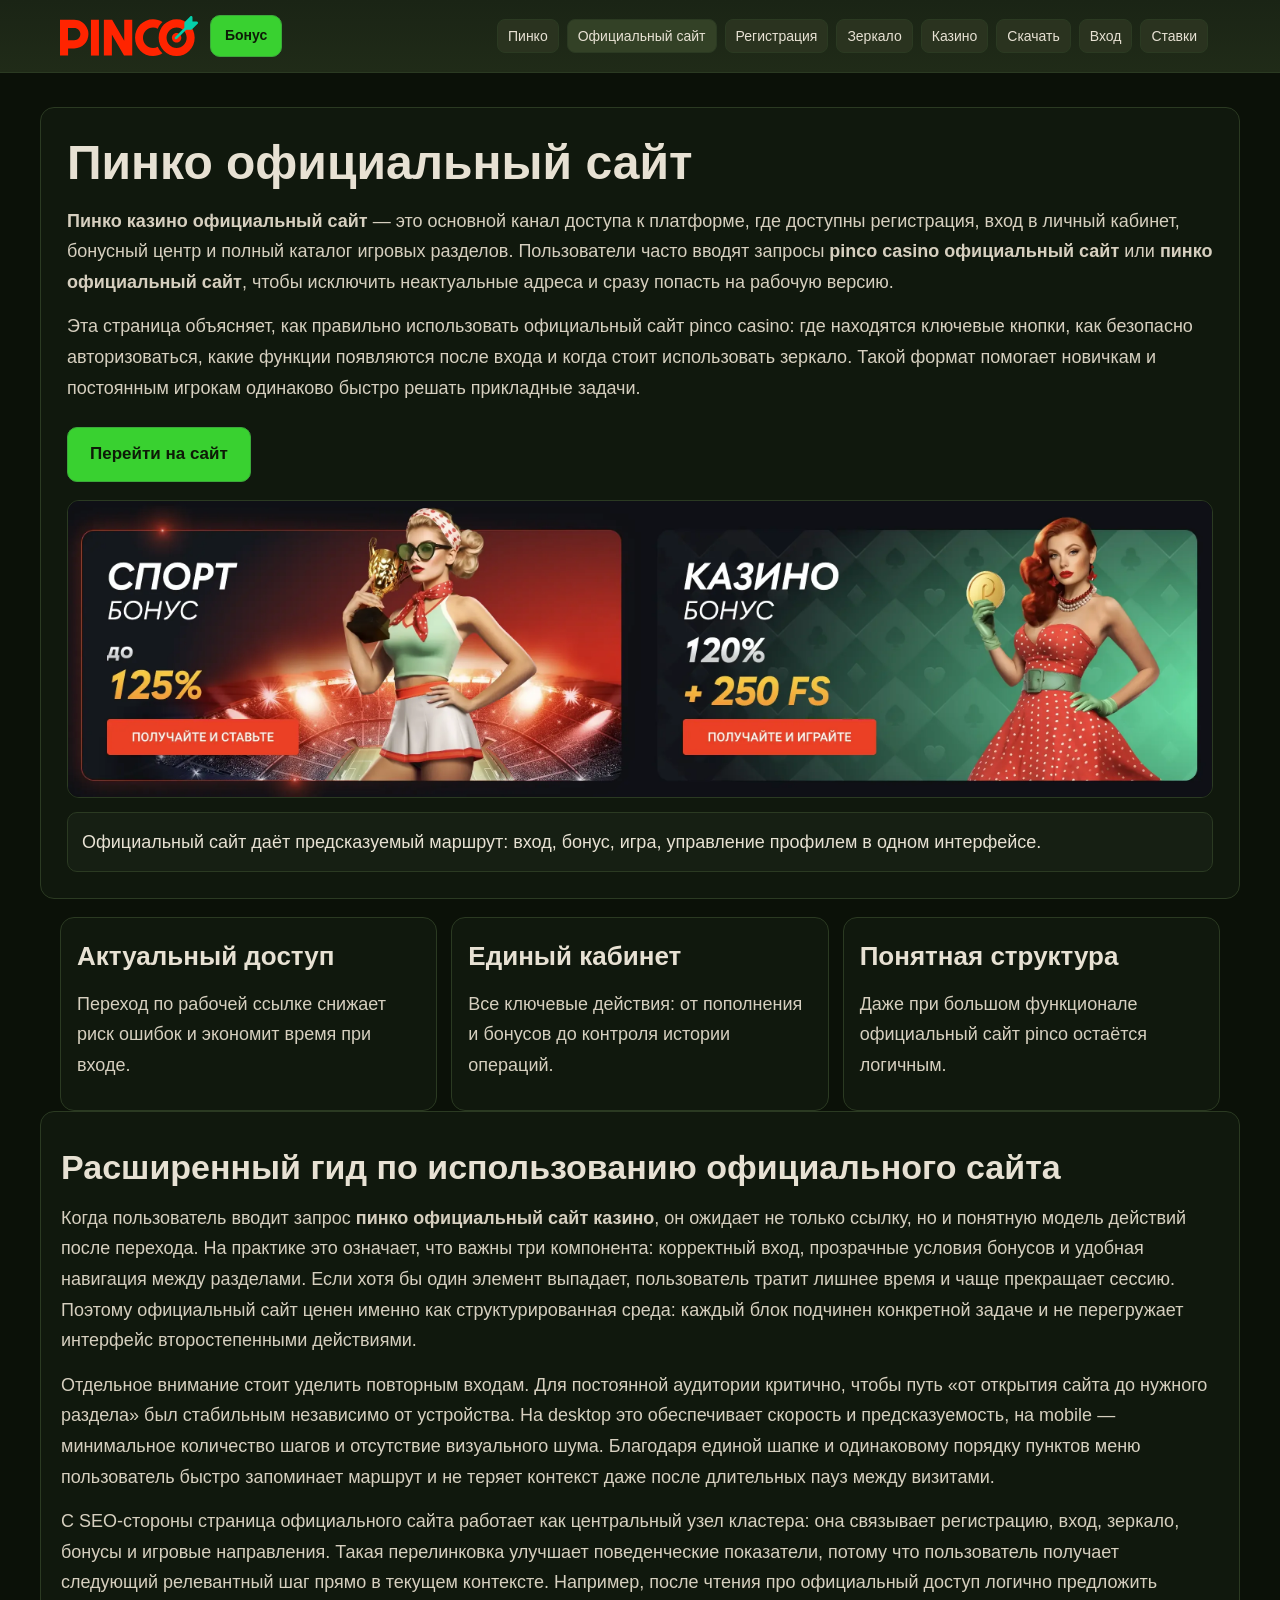
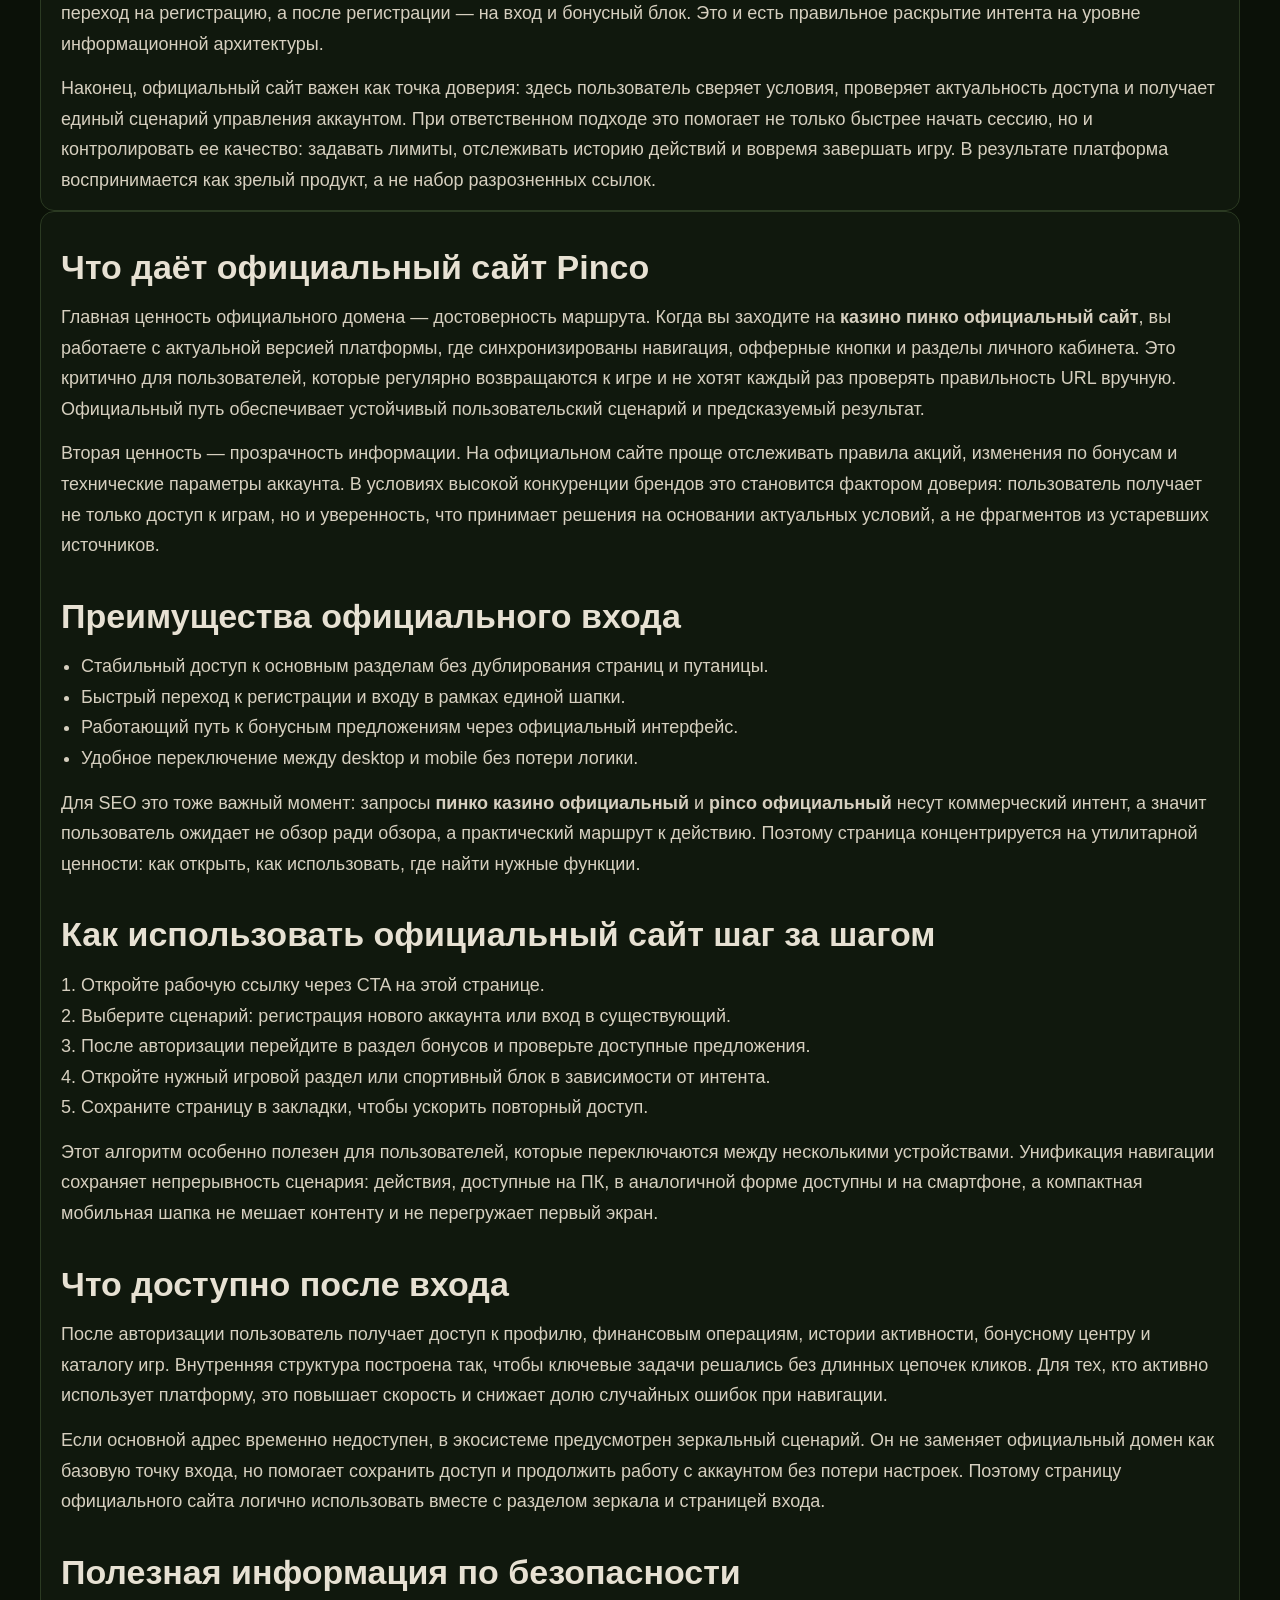
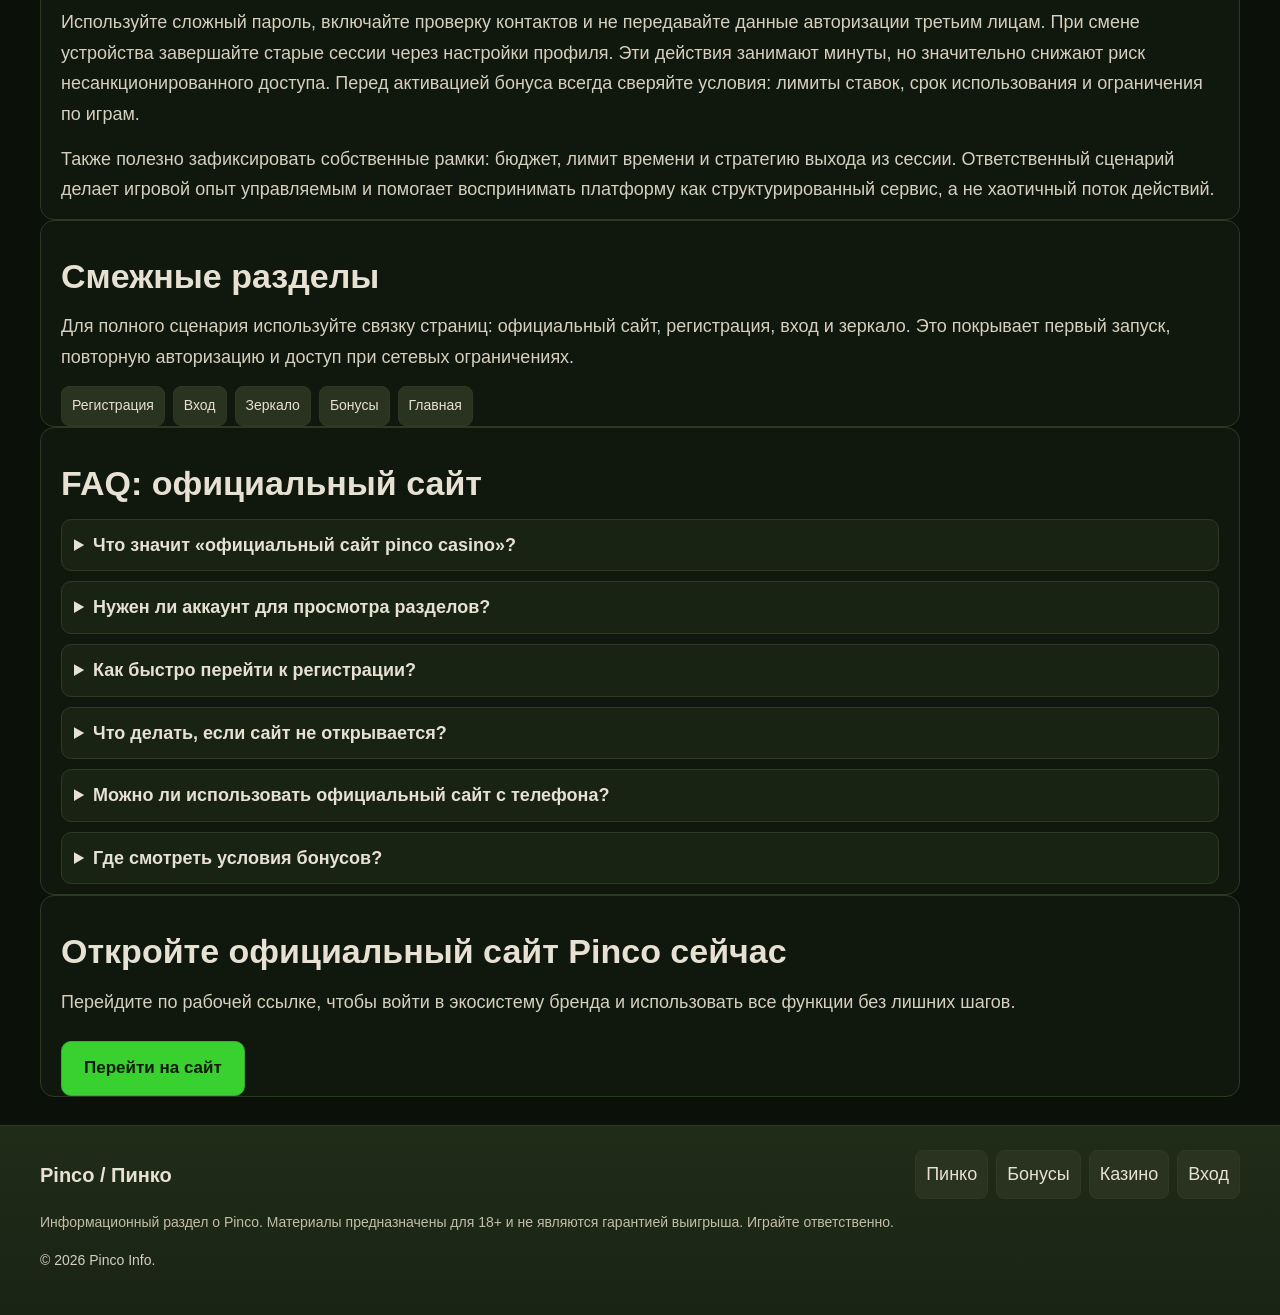
<file: official-site.html>
<!doctype html>
<html lang="ru">
<head>
  <meta charset="UTF-8">
  <meta name="viewport" content="width=device-width, initial-scale=1.0">
  <title>Пинко официальный сайт — вход, регистрация и доступ к казино</title>
  <meta name="description" content="Пинко официальный сайт: как зайти, что доступно после входа, как пройти регистрацию и безопасно использовать Pinco casino официальный сайт.">
  <link rel="canonical" href="https://pincocasinovhod.vercel.app/official-site.html">
  <meta property="og:url" content="https://pincocasinovhod.vercel.app/official-site.html">
  <link rel="stylesheet" href="styles.css">
</head>
<body>
  <header class="site-header">
    <div class="container header-inner">
      <a class="brand" href="index.html"><img src="logo.svg" alt="Пинко официальный сайт"></a>
      <a class="bonus-btn" href="https://lkfg.cc/3d8424" rel="nofollow noopener" target="_blank">Бонус</a>
      <nav class="main-nav">
        <a href="index.html">Пинко</a><a class="active" href="official-site.html">Официальный сайт</a><a href="registration.html">Регистрация</a><a href="zerkalo.html">Зеркало</a><a href="casino.html">Казино</a><a href="download.html">Скачать</a><a href="login.html">Вход</a><a href="bets.html">Ставки</a>
      </nav>
      <button class="menu-toggle" data-menu-toggle aria-expanded="false">Меню</button>
    </div>
    <div class="mobile-nav" data-mobile-nav><div class="container"><a href="index.html">Пинко</a><a href="official-site.html">Официальный сайт</a><a href="registration.html">Регистрация</a><a href="zerkalo.html">Зеркало</a><a href="casino.html">Казино</a><a href="download.html">Скачать</a><a href="login.html">Вход</a><a href="bets.html">Ставки</a></div></div>
  </header>
  <main>
    <section class="hero"><div class="container hero-box">
      <h1>Пинко официальный сайт</h1>
      <p><strong>Пинко казино официальный сайт</strong> — это основной канал доступа к платформе, где доступны регистрация, вход в личный кабинет, бонусный центр и полный каталог игровых разделов. Пользователи часто вводят запросы <strong>pinco casino официальный сайт</strong> или <strong>пинко официальный сайт</strong>, чтобы исключить неактуальные адреса и сразу попасть на рабочую версию.</p>
      <p>Эта страница объясняет, как правильно использовать официальный сайт pinco casino: где находятся ключевые кнопки, как безопасно авторизоваться, какие функции появляются после входа и когда стоит использовать зеркало. Такой формат помогает новичкам и постоянным игрокам одинаково быстро решать прикладные задачи.</p>
      <a class="hero-cta" href="https://lkfg.cc/3d8424" rel="nofollow noopener" target="_blank">Перейти на сайт</a>
      <div class="hero-banner"><a class="hero-banner-link" href="https://lkfg.cc/3d8424" rel="nofollow noopener" target="_blank"><img src="banner.webp" alt="Официальный сайт Pinco casino"></a></div>
      <div class="hero-note">Официальный сайт даёт предсказуемый маршрут: вход, бонус, игра, управление профилем в одном интерфейсе.</div>
    </div></section>

    <section class="container cards">
      <article class="card"><h3>Актуальный доступ</h3><p>Переход по рабочей ссылке снижает риск ошибок и экономит время при входе.</p></article>
      <article class="card"><h3>Единый кабинет</h3><p>Все ключевые действия: от пополнения и бонусов до контроля истории операций.</p></article>
      <article class="card"><h3>Понятная структура</h3><p>Даже при большом функционале официальный сайт pinco остаётся логичным.</p></article>
    </section>

    <section class="container content-box">
      <h2>Расширенный гид по использованию официального сайта</h2>
      <p>Когда пользователь вводит запрос <strong>пинко официальный сайт казино</strong>, он ожидает не только ссылку, но и понятную модель действий после перехода. На практике это означает, что важны три компонента: корректный вход, прозрачные условия бонусов и удобная навигация между разделами. Если хотя бы один элемент выпадает, пользователь тратит лишнее время и чаще прекращает сессию. Поэтому официальный сайт ценен именно как структурированная среда: каждый блок подчинен конкретной задаче и не перегружает интерфейс второстепенными действиями.</p>
      <p>Отдельное внимание стоит уделить повторным входам. Для постоянной аудитории критично, чтобы путь «от открытия сайта до нужного раздела» был стабильным независимо от устройства. На desktop это обеспечивает скорость и предсказуемость, на mobile — минимальное количество шагов и отсутствие визуального шума. Благодаря единой шапке и одинаковому порядку пунктов меню пользователь быстро запоминает маршрут и не теряет контекст даже после длительных пауз между визитами.</p>
      <p>С SEO-стороны страница официального сайта работает как центральный узел кластера: она связывает регистрацию, вход, зеркало, бонусы и игровые направления. Такая перелинковка улучшает поведенческие показатели, потому что пользователь получает следующий релевантный шаг прямо в текущем контексте. Например, после чтения про официальный доступ логично предложить переход на регистрацию, а после регистрации — на вход и бонусный блок. Это и есть правильное раскрытие интента на уровне информационной архитектуры.</p>
      <p>Наконец, официальный сайт важен как точка доверия: здесь пользователь сверяет условия, проверяет актуальность доступа и получает единый сценарий управления аккаунтом. При ответственном подходе это помогает не только быстрее начать сессию, но и контролировать ее качество: задавать лимиты, отслеживать историю действий и вовремя завершать игру. В результате платформа воспринимается как зрелый продукт, а не набор разрозненных ссылок.</p>
    </section>

    <section class="container content-box">
      <h2>Что даёт официальный сайт Pinco</h2>
      <p>Главная ценность официального домена — достоверность маршрута. Когда вы заходите на <strong>казино пинко официальный сайт</strong>, вы работаете с актуальной версией платформы, где синхронизированы навигация, офферные кнопки и разделы личного кабинета. Это критично для пользователей, которые регулярно возвращаются к игре и не хотят каждый раз проверять правильность URL вручную. Официальный путь обеспечивает устойчивый пользовательский сценарий и предсказуемый результат.</p>
      <p>Вторая ценность — прозрачность информации. На официальном сайте проще отслеживать правила акций, изменения по бонусам и технические параметры аккаунта. В условиях высокой конкуренции брендов это становится фактором доверия: пользователь получает не только доступ к играм, но и уверенность, что принимает решения на основании актуальных условий, а не фрагментов из устаревших источников.</p>

      <h2>Преимущества официального входа</h2>
      <ul>
        <li>Стабильный доступ к основным разделам без дублирования страниц и путаницы.</li>
        <li>Быстрый переход к регистрации и входу в рамках единой шапки.</li>
        <li>Работающий путь к бонусным предложениям через официальный интерфейс.</li>
        <li>Удобное переключение между desktop и mobile без потери логики.</li>
      </ul>
      <p>Для SEO это тоже важный момент: запросы <strong>пинко казино официальный</strong> и <strong>pinco официальный</strong> несут коммерческий интент, а значит пользователь ожидает не обзор ради обзора, а практический маршрут к действию. Поэтому страница концентрируется на утилитарной ценности: как открыть, как использовать, где найти нужные функции.</p>

      <h2>Как использовать официальный сайт шаг за шагом</h2>
      <ol>
        <li>Откройте рабочую ссылку через CTA на этой странице.</li>
        <li>Выберите сценарий: регистрация нового аккаунта или вход в существующий.</li>
        <li>После авторизации перейдите в раздел бонусов и проверьте доступные предложения.</li>
        <li>Откройте нужный игровой раздел или спортивный блок в зависимости от интента.</li>
        <li>Сохраните страницу в закладки, чтобы ускорить повторный доступ.</li>
      </ol>
      <p>Этот алгоритм особенно полезен для пользователей, которые переключаются между несколькими устройствами. Унификация навигации сохраняет непрерывность сценария: действия, доступные на ПК, в аналогичной форме доступны и на смартфоне, а компактная мобильная шапка не мешает контенту и не перегружает первый экран.</p>

      <h2>Что доступно после входа</h2>
      <p>После авторизации пользователь получает доступ к профилю, финансовым операциям, истории активности, бонусному центру и каталогу игр. Внутренняя структура построена так, чтобы ключевые задачи решались без длинных цепочек кликов. Для тех, кто активно использует платформу, это повышает скорость и снижает долю случайных ошибок при навигации.</p>
      <p>Если основной адрес временно недоступен, в экосистеме предусмотрен зеркальный сценарий. Он не заменяет официальный домен как базовую точку входа, но помогает сохранить доступ и продолжить работу с аккаунтом без потери настроек. Поэтому страницу официального сайта логично использовать вместе с разделом зеркала и страницей входа.</p>

      <h2>Полезная информация по безопасности</h2>
      <p>Используйте сложный пароль, включайте проверку контактов и не передавайте данные авторизации третьим лицам. При смене устройства завершайте старые сессии через настройки профиля. Эти действия занимают минуты, но значительно снижают риск несанкционированного доступа. Перед активацией бонуса всегда сверяйте условия: лимиты ставок, срок использования и ограничения по играм.</p>
      <p>Также полезно зафиксировать собственные рамки: бюджет, лимит времени и стратегию выхода из сессии. Ответственный сценарий делает игровой опыт управляемым и помогает воспринимать платформу как структурированный сервис, а не хаотичный поток действий.</p>
    </section>

    <section class="container steps-box">
      <h2>Смежные разделы</h2>
      <p>Для полного сценария используйте связку страниц: официальный сайт, регистрация, вход и зеркало. Это покрывает первый запуск, повторную авторизацию и доступ при сетевых ограничениях.</p>
      <div class="related-links">
        <a href="registration.html">Регистрация</a><a href="login.html">Вход</a><a href="zerkalo.html">Зеркало</a><a href="bonus.html">Бонусы</a><a href="index.html">Главная</a>
      </div>
    </section>

    <section class="container faq-box">
      <h2>FAQ: официальный сайт</h2>
      <details><summary>Что значит «официальный сайт pinco casino»?</summary><p>Это основной рабочий адрес бренда, где доступны вход, регистрация, бонусы и игровые разделы.</p></details>
      <details><summary>Нужен ли аккаунт для просмотра разделов?</summary><p>Часть информации доступна без входа, но игровые и персональные функции требуют авторизации.</p></details>
      <details><summary>Как быстро перейти к регистрации?</summary><p>Используйте кнопку бонуса или CTA на странице — они ведут на единый офферный переход.</p></details>
      <details><summary>Что делать, если сайт не открывается?</summary><p>Перейдите в раздел зеркала и используйте актуальный зеркальный маршрут доступа.</p></details>
      <details><summary>Можно ли использовать официальный сайт с телефона?</summary><p>Да, интерфейс адаптирован под мобильный экран и сохраняет ту же структуру разделов.</p></details>
      <details><summary>Где смотреть условия бонусов?</summary><p>В бонусном разделе личного кабинета: там указываются лимиты, сроки и требования активации.</p></details>
    </section>

    <section class="container cta-box">
      <h2>Откройте официальный сайт Pinco сейчас</h2>
      <p>Перейдите по рабочей ссылке, чтобы войти в экосистему бренда и использовать все функции без лишних шагов.</p>
      <a class="cta-button" href="https://lkfg.cc/3d8424" rel="nofollow noopener" target="_blank">Перейти на сайт</a>
    </section>
  </main>
  <footer class="site-footer"><div class="container footer-inner"><div class="footer-top"><div class="footer-brand">Pinco / Пинко</div><div class="footer-links"><a href="index.html">Пинко</a><a href="bonus.html">Бонусы</a><a href="casino.html">Казино</a><a href="login.html">Вход</a></div></div><p class="footer-disclaimer">Информационный раздел о Pinco. Материалы предназначены для 18+ и не являются гарантией выигрыша. Играйте ответственно.</p><p class="copyright">© 2026 Pinco Info.</p></div></footer>
  <script src="script.js"></script>
</body>
</html>
</file>
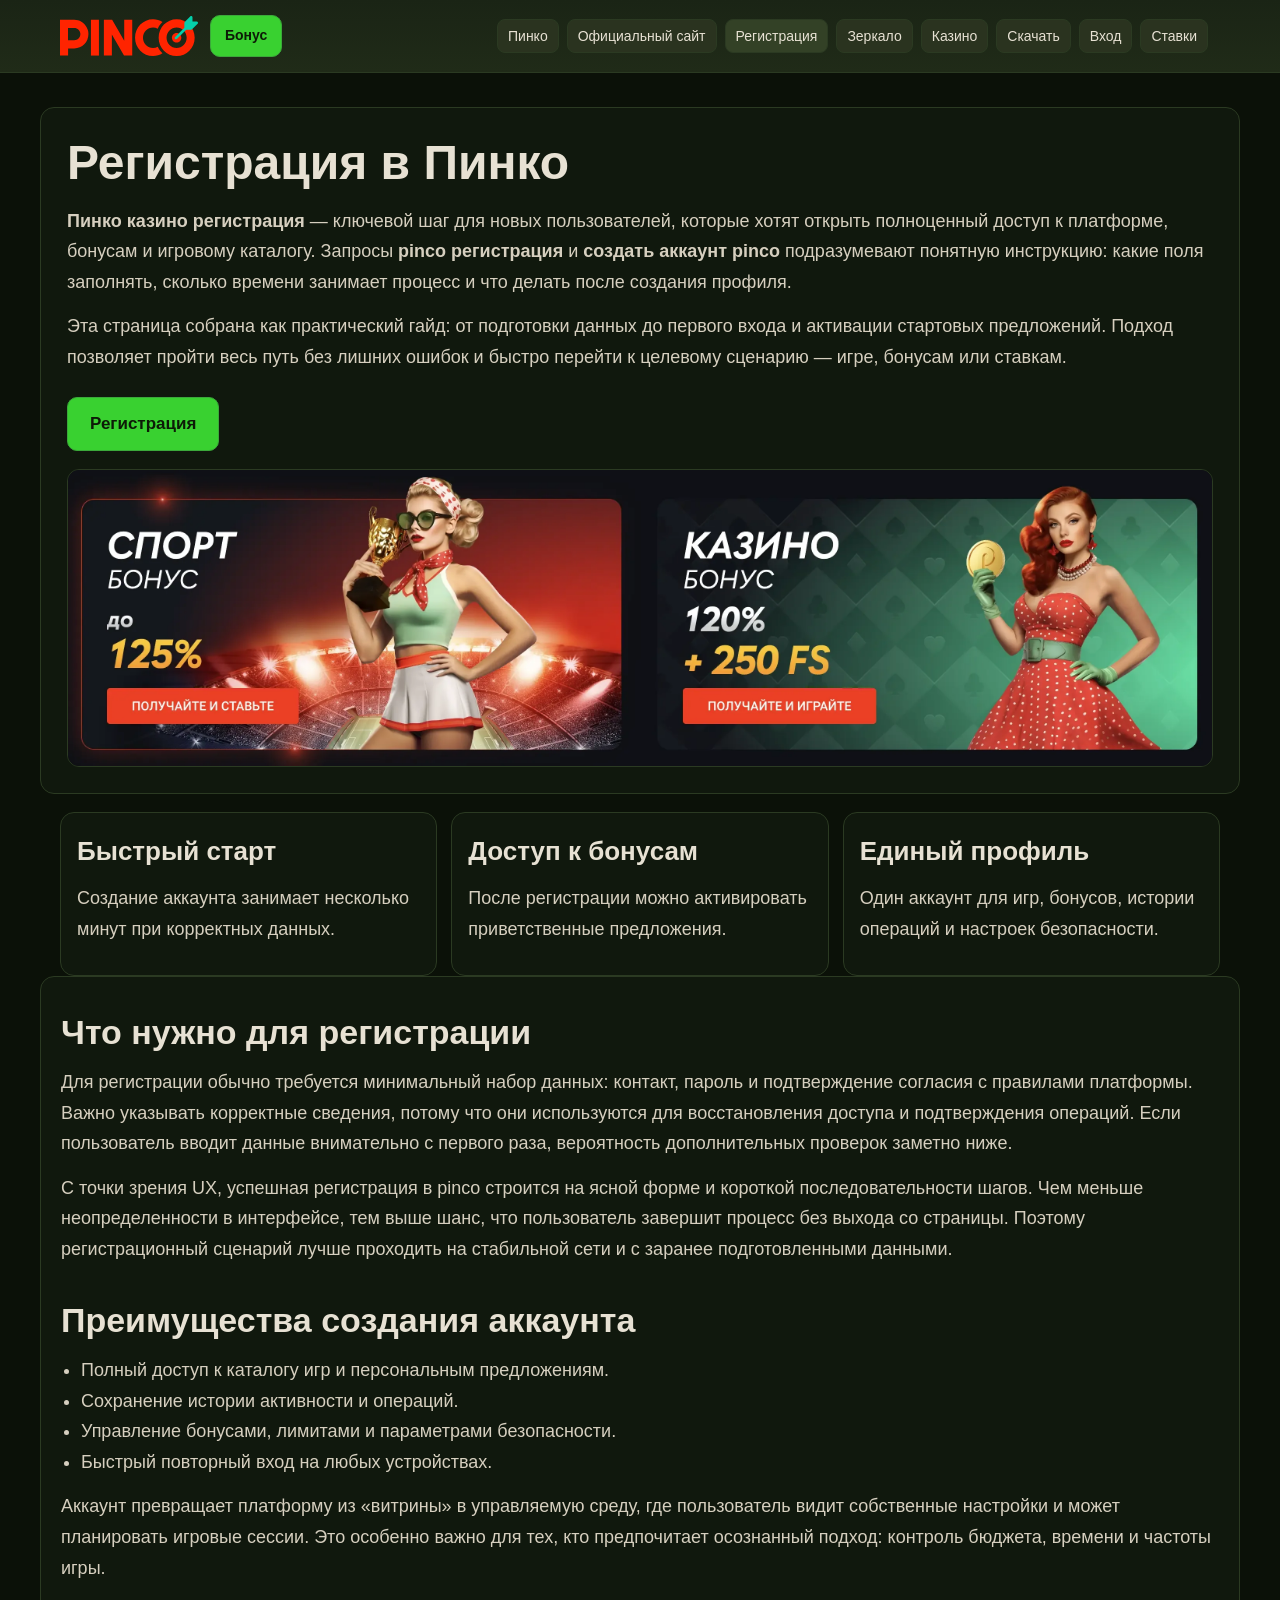
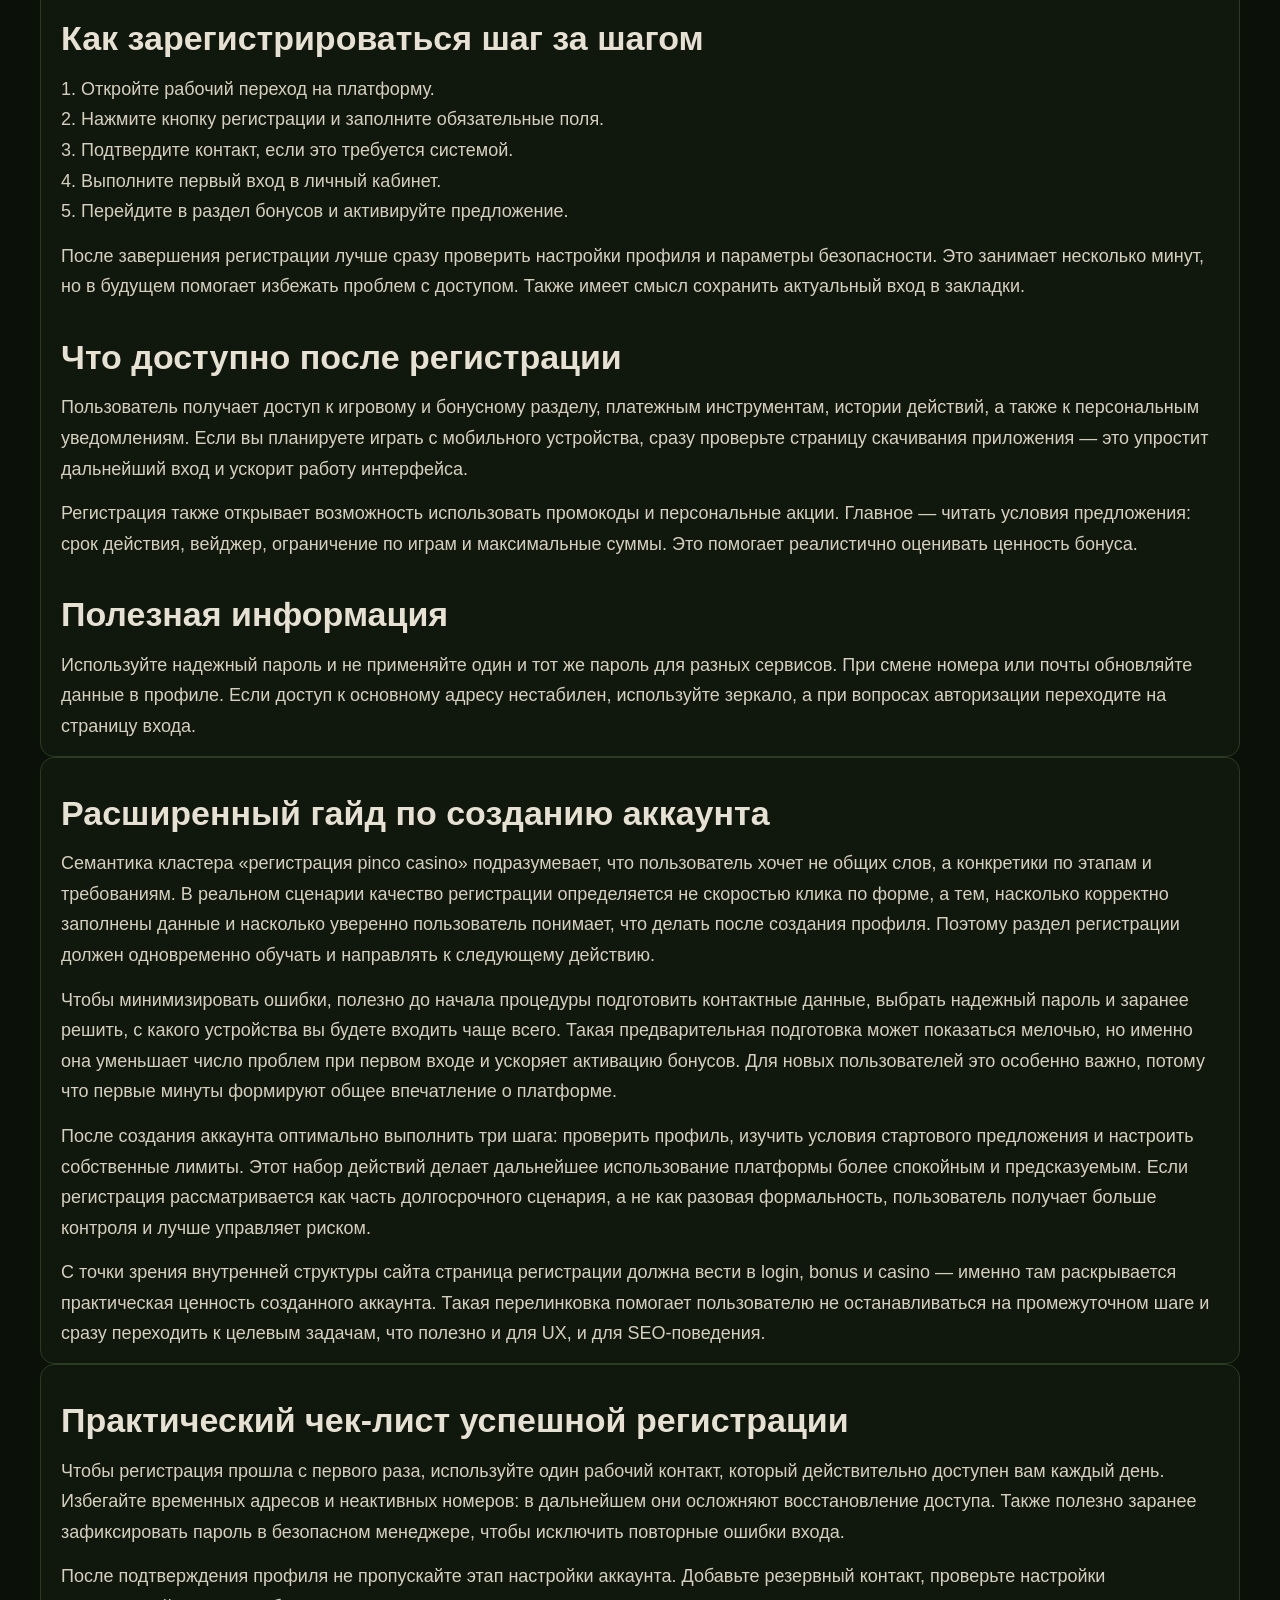
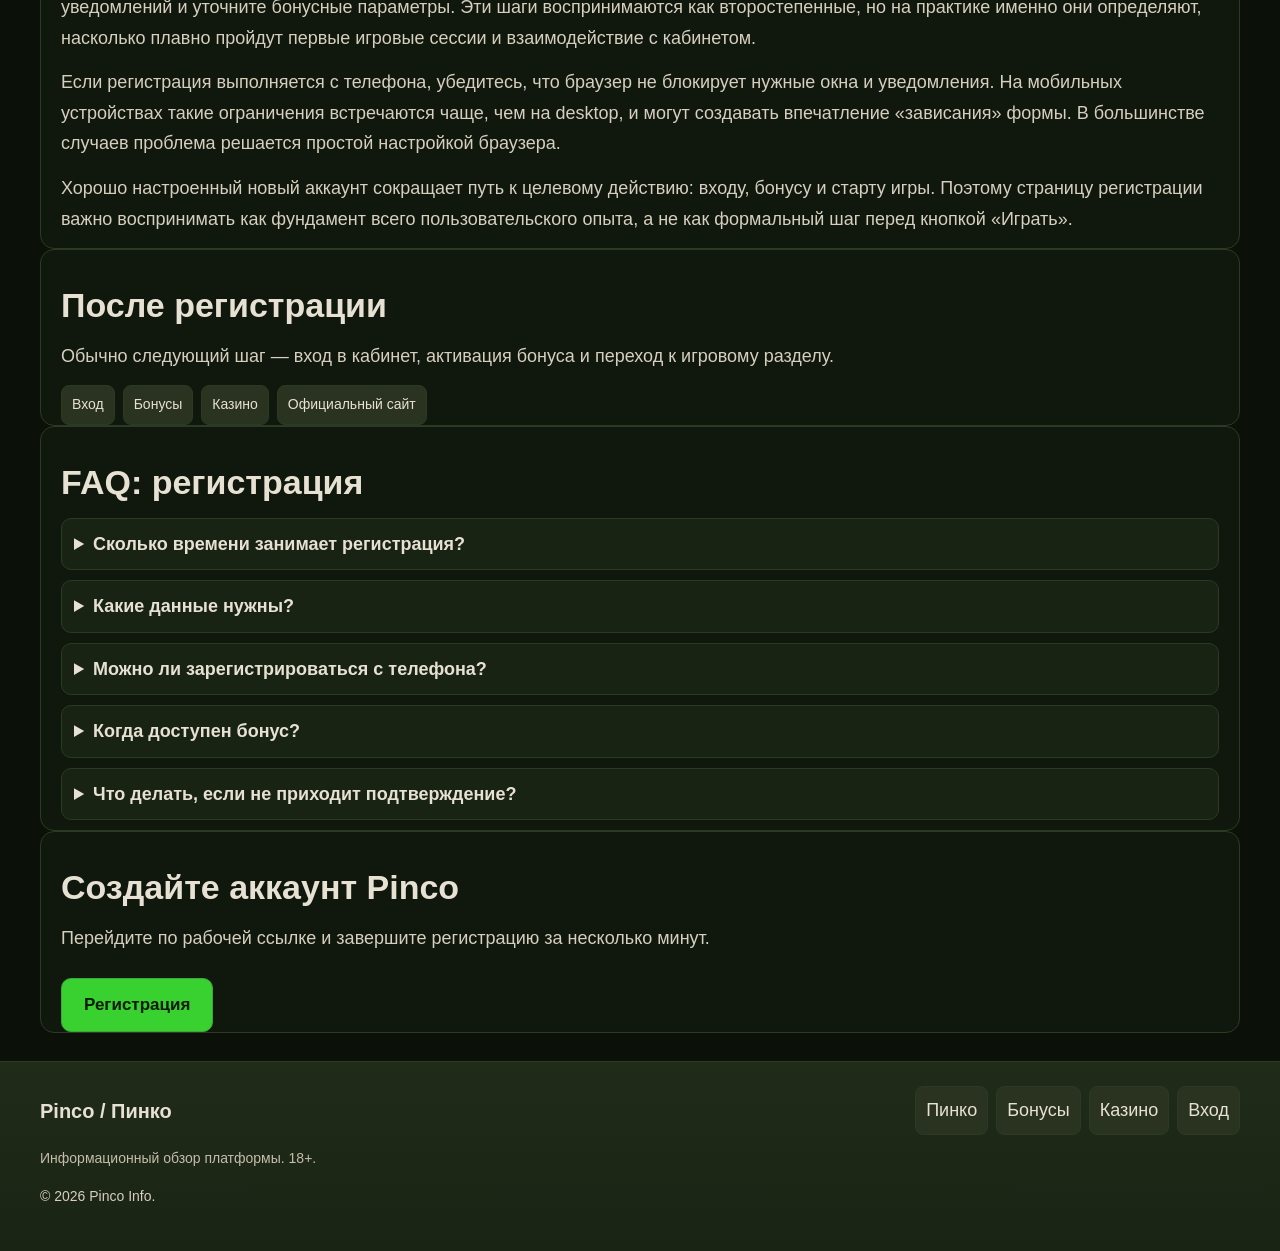
<file: registration.html>
<!doctype html>
<html lang="ru"><head><meta charset="UTF-8"><meta name="viewport" content="width=device-width, initial-scale=1.0"><title>Регистрация в Пинко — как создать аккаунт в Pinco</title><meta name="description" content="Регистрация в Пинко: как создать аккаунт pinco casino, какие данные нужны, сколько занимает процесс и как быстро начать игру."><link rel="canonical" href="https://pincocasinovhod.vercel.app/registration.html"><meta property="og:url" content="https://pincocasinovhod.vercel.app/registration.html"><link rel="stylesheet" href="styles.css"></head>
<body>
<header class="site-header"><div class="container header-inner"><a class="brand" href="index.html"><img src="logo.svg" alt="Регистрация Pinco"></a><a class="bonus-btn" href="https://lkfg.cc/3d8424" rel="nofollow noopener" target="_blank">Бонус</a><nav class="main-nav"><a href="index.html">Пинко</a><a href="official-site.html">Официальный сайт</a><a class="active" href="registration.html">Регистрация</a><a href="zerkalo.html">Зеркало</a><a href="casino.html">Казино</a><a href="download.html">Скачать</a><a href="login.html">Вход</a><a href="bets.html">Ставки</a></nav><button class="menu-toggle" data-menu-toggle aria-expanded="false">Меню</button></div><div class="mobile-nav" data-mobile-nav><div class="container"><a href="index.html">Пинко</a><a href="official-site.html">Официальный сайт</a><a href="registration.html">Регистрация</a><a href="zerkalo.html">Зеркало</a><a href="casino.html">Казино</a><a href="download.html">Скачать</a><a href="login.html">Вход</a><a href="bets.html">Ставки</a></div></div></header>
<main><section class="hero"><div class="container hero-box"><h1>Регистрация в Пинко</h1><p><strong>Пинко казино регистрация</strong> — ключевой шаг для новых пользователей, которые хотят открыть полноценный доступ к платформе, бонусам и игровому каталогу. Запросы <strong>pinco регистрация</strong> и <strong>создать аккаунт pinco</strong> подразумевают понятную инструкцию: какие поля заполнять, сколько времени занимает процесс и что делать после создания профиля.</p><p>Эта страница собрана как практический гайд: от подготовки данных до первого входа и активации стартовых предложений. Подход позволяет пройти весь путь без лишних ошибок и быстро перейти к целевому сценарию — игре, бонусам или ставкам.</p><a class="hero-cta" href="https://lkfg.cc/3d8424" rel="nofollow noopener" target="_blank">Регистрация</a><div class="hero-banner"><a class="hero-banner-link" href="https://lkfg.cc/3d8424" rel="nofollow noopener" target="_blank"><img src="banner.webp" alt="Регистрация в Pinco casino"></a></div></div></section>
<section class="container cards"><article class="card"><h3>Быстрый старт</h3><p>Создание аккаунта занимает несколько минут при корректных данных.</p></article><article class="card"><h3>Доступ к бонусам</h3><p>После регистрации можно активировать приветственные предложения.</p></article><article class="card"><h3>Единый профиль</h3><p>Один аккаунт для игр, бонусов, истории операций и настроек безопасности.</p></article></section>
<section class="container content-box"><h2>Что нужно для регистрации</h2><p>Для регистрации обычно требуется минимальный набор данных: контакт, пароль и подтверждение согласия с правилами платформы. Важно указывать корректные сведения, потому что они используются для восстановления доступа и подтверждения операций. Если пользователь вводит данные внимательно с первого раза, вероятность дополнительных проверок заметно ниже.</p><p>С точки зрения UX, успешная регистрация в pinco строится на ясной форме и короткой последовательности шагов. Чем меньше неопределенности в интерфейсе, тем выше шанс, что пользователь завершит процесс без выхода со страницы. Поэтому регистрационный сценарий лучше проходить на стабильной сети и с заранее подготовленными данными.</p><h2>Преимущества создания аккаунта</h2><ul><li>Полный доступ к каталогу игр и персональным предложениям.</li><li>Сохранение истории активности и операций.</li><li>Управление бонусами, лимитами и параметрами безопасности.</li><li>Быстрый повторный вход на любых устройствах.</li></ul><p>Аккаунт превращает платформу из «витрины» в управляемую среду, где пользователь видит собственные настройки и может планировать игровые сессии. Это особенно важно для тех, кто предпочитает осознанный подход: контроль бюджета, времени и частоты игры.</p><h2>Как зарегистрироваться шаг за шагом</h2><ol><li>Откройте рабочий переход на платформу.</li><li>Нажмите кнопку регистрации и заполните обязательные поля.</li><li>Подтвердите контакт, если это требуется системой.</li><li>Выполните первый вход в личный кабинет.</li><li>Перейдите в раздел бонусов и активируйте предложение.</li></ol><p>После завершения регистрации лучше сразу проверить настройки профиля и параметры безопасности. Это занимает несколько минут, но в будущем помогает избежать проблем с доступом. Также имеет смысл сохранить актуальный вход в закладки.</p><h2>Что доступно после регистрации</h2><p>Пользователь получает доступ к игровому и бонусному разделу, платежным инструментам, истории действий, а также к персональным уведомлениям. Если вы планируете играть с мобильного устройства, сразу проверьте страницу скачивания приложения — это упростит дальнейший вход и ускорит работу интерфейса.</p><p>Регистрация также открывает возможность использовать промокоды и персональные акции. Главное — читать условия предложения: срок действия, вейджер, ограничение по играм и максимальные суммы. Это помогает реалистично оценивать ценность бонуса.</p><h2>Полезная информация</h2><p>Используйте надежный пароль и не применяйте один и тот же пароль для разных сервисов. При смене номера или почты обновляйте данные в профиле. Если доступ к основному адресу нестабилен, используйте зеркало, а при вопросах авторизации переходите на страницу входа.</p></section>
<section class="container content-box"><h2>Расширенный гайд по созданию аккаунта</h2><p>Семантика кластера «регистрация pinco casino» подразумевает, что пользователь хочет не общих слов, а конкретики по этапам и требованиям. В реальном сценарии качество регистрации определяется не скоростью клика по форме, а тем, насколько корректно заполнены данные и насколько уверенно пользователь понимает, что делать после создания профиля. Поэтому раздел регистрации должен одновременно обучать и направлять к следующему действию.</p><p>Чтобы минимизировать ошибки, полезно до начала процедуры подготовить контактные данные, выбрать надежный пароль и заранее решить, с какого устройства вы будете входить чаще всего. Такая предварительная подготовка может показаться мелочью, но именно она уменьшает число проблем при первом входе и ускоряет активацию бонусов. Для новых пользователей это особенно важно, потому что первые минуты формируют общее впечатление о платформе.</p><p>После создания аккаунта оптимально выполнить три шага: проверить профиль, изучить условия стартового предложения и настроить собственные лимиты. Этот набор действий делает дальнейшее использование платформы более спокойным и предсказуемым. Если регистрация рассматривается как часть долгосрочного сценария, а не как разовая формальность, пользователь получает больше контроля и лучше управляет риском.</p><p>С точки зрения внутренней структуры сайта страница регистрации должна вести в login, bonus и casino — именно там раскрывается практическая ценность созданного аккаунта. Такая перелинковка помогает пользователю не останавливаться на промежуточном шаге и сразу переходить к целевым задачам, что полезно и для UX, и для SEO-поведения.</p></section>
<section class="container content-box"><h2>Практический чек-лист успешной регистрации</h2><p>Чтобы регистрация прошла с первого раза, используйте один рабочий контакт, который действительно доступен вам каждый день. Избегайте временных адресов и неактивных номеров: в дальнейшем они осложняют восстановление доступа. Также полезно заранее зафиксировать пароль в безопасном менеджере, чтобы исключить повторные ошибки входа.</p><p>После подтверждения профиля не пропускайте этап настройки аккаунта. Добавьте резервный контакт, проверьте настройки уведомлений и уточните бонусные параметры. Эти шаги воспринимаются как второстепенные, но на практике именно они определяют, насколько плавно пройдут первые игровые сессии и взаимодействие с кабинетом.</p><p>Если регистрация выполняется с телефона, убедитесь, что браузер не блокирует нужные окна и уведомления. На мобильных устройствах такие ограничения встречаются чаще, чем на desktop, и могут создавать впечатление «зависания» формы. В большинстве случаев проблема решается простой настройкой браузера.</p><p>Хорошо настроенный новый аккаунт сокращает путь к целевому действию: входу, бонусу и старту игры. Поэтому страницу регистрации важно воспринимать как фундамент всего пользовательского опыта, а не как формальный шаг перед кнопкой «Играть».</p></section>
<section class="container steps-box"><h2>После регистрации</h2><p>Обычно следующий шаг — вход в кабинет, активация бонуса и переход к игровому разделу.</p><div class="related-links"><a href="login.html">Вход</a><a href="bonus.html">Бонусы</a><a href="casino.html">Казино</a><a href="official-site.html">Официальный сайт</a></div></section>
<section class="container faq-box"><h2>FAQ: регистрация</h2><details><summary>Сколько времени занимает регистрация?</summary><p>Обычно от одной до нескольких минут при корректном заполнении формы.</p></details><details><summary>Какие данные нужны?</summary><p>Базовые контактные данные и пароль для авторизации.</p></details><details><summary>Можно ли зарегистрироваться с телефона?</summary><p>Да, мобильная версия поддерживает полный регистрационный сценарий.</p></details><details><summary>Когда доступен бонус?</summary><p>После создания аккаунта и выполнения условий активации.</p></details><details><summary>Что делать, если не приходит подтверждение?</summary><p>Проверьте корректность контакта и повторите отправку кода.</p></details></section>
<section class="container cta-box"><h2>Создайте аккаунт Pinco</h2><p>Перейдите по рабочей ссылке и завершите регистрацию за несколько минут.</p><a class="cta-button" href="https://lkfg.cc/3d8424" rel="nofollow noopener" target="_blank">Регистрация</a></section></main>
<footer class="site-footer"><div class="container footer-inner"><div class="footer-top"><div class="footer-brand">Pinco / Пинко</div><div class="footer-links"><a href="index.html">Пинко</a><a href="bonus.html">Бонусы</a><a href="casino.html">Казино</a><a href="login.html">Вход</a></div></div><p class="footer-disclaimer">Информационный обзор платформы. 18+.</p><p class="copyright">© 2026 Pinco Info.</p></div></footer>
<script src="script.js"></script></body></html>
</file>
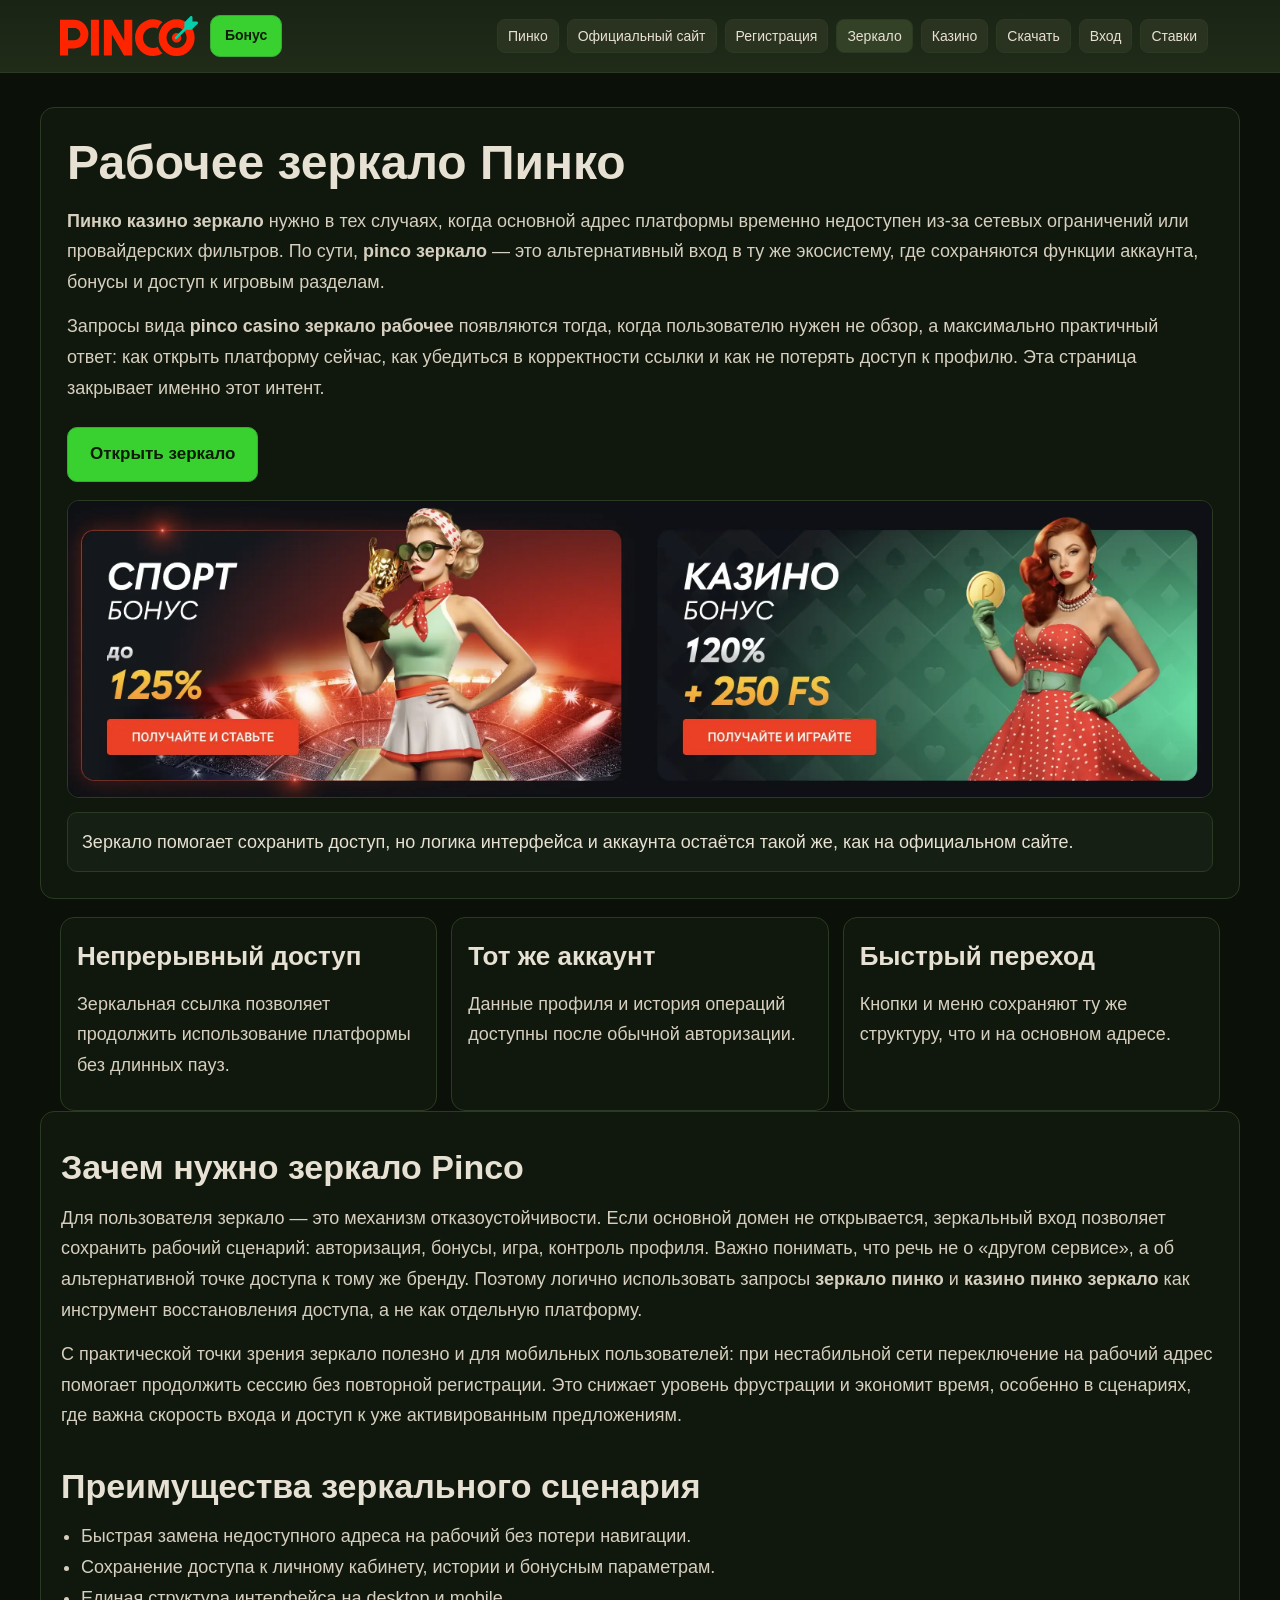
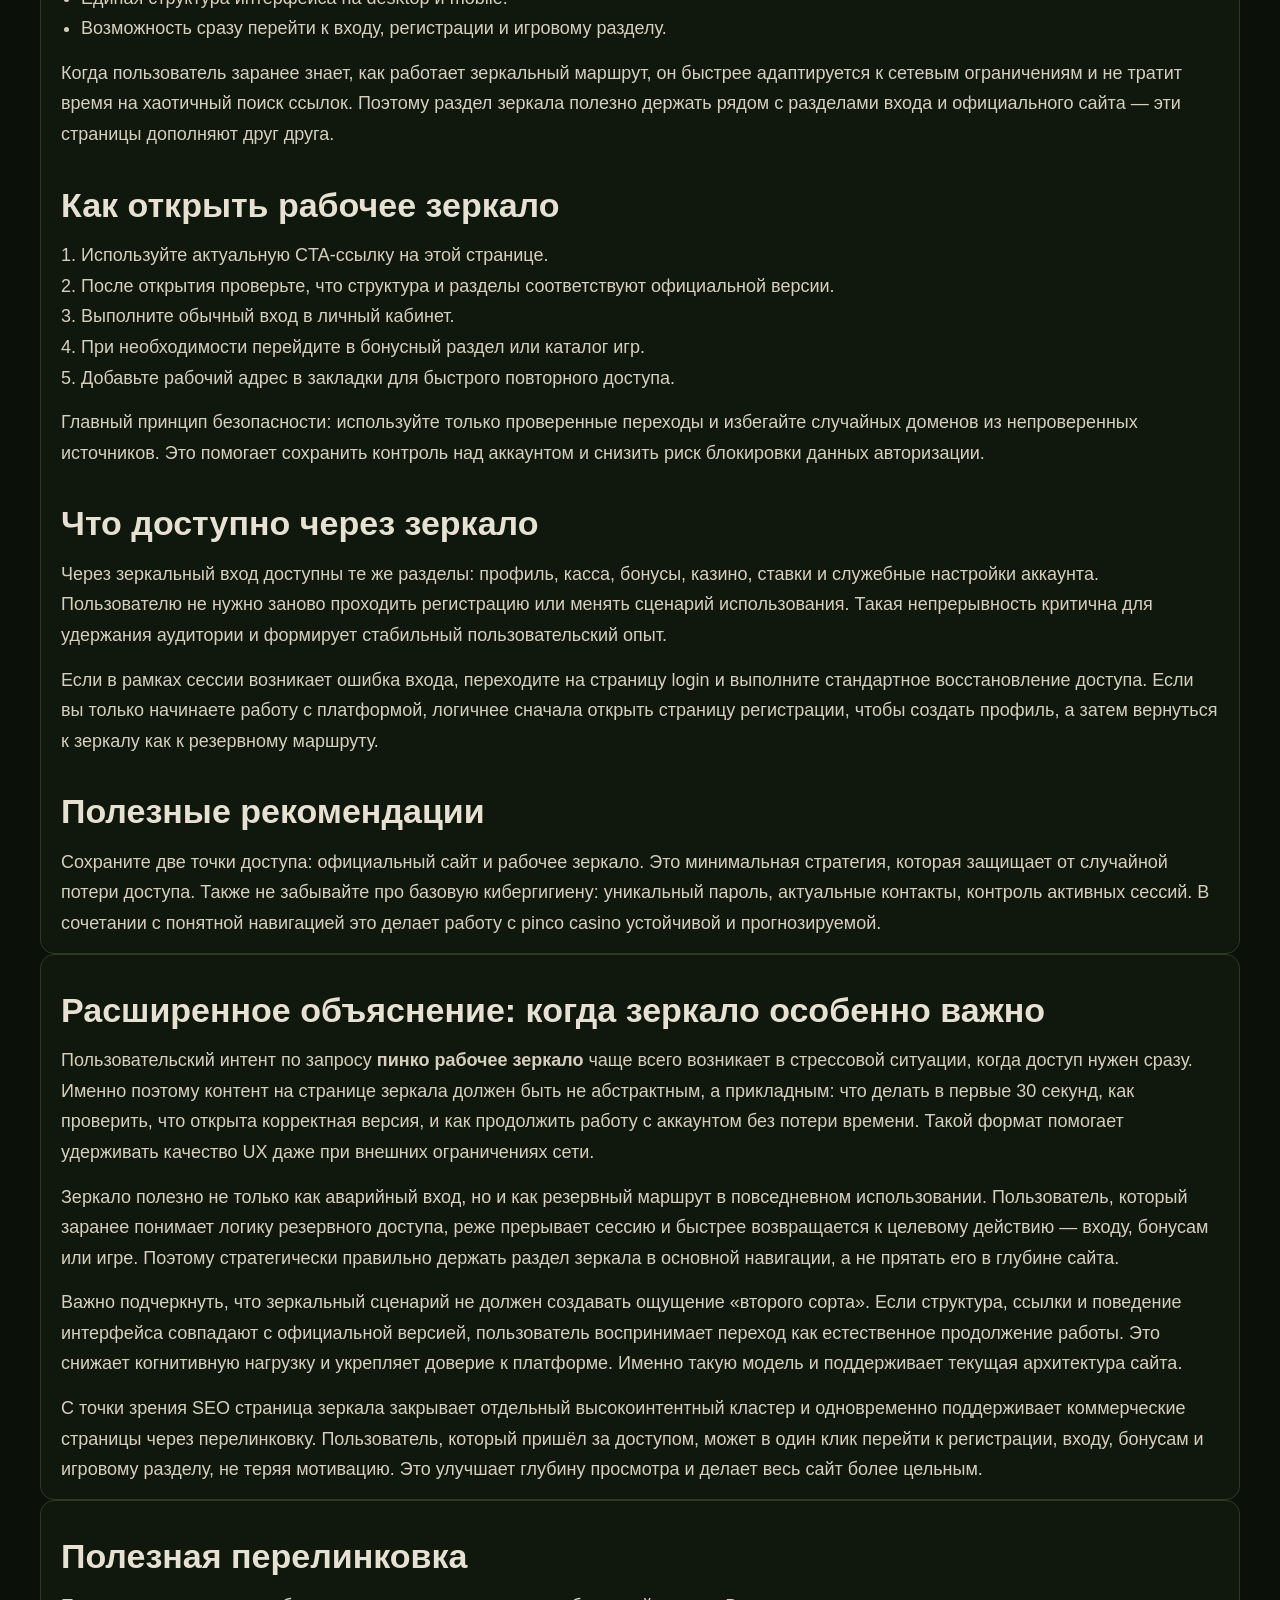
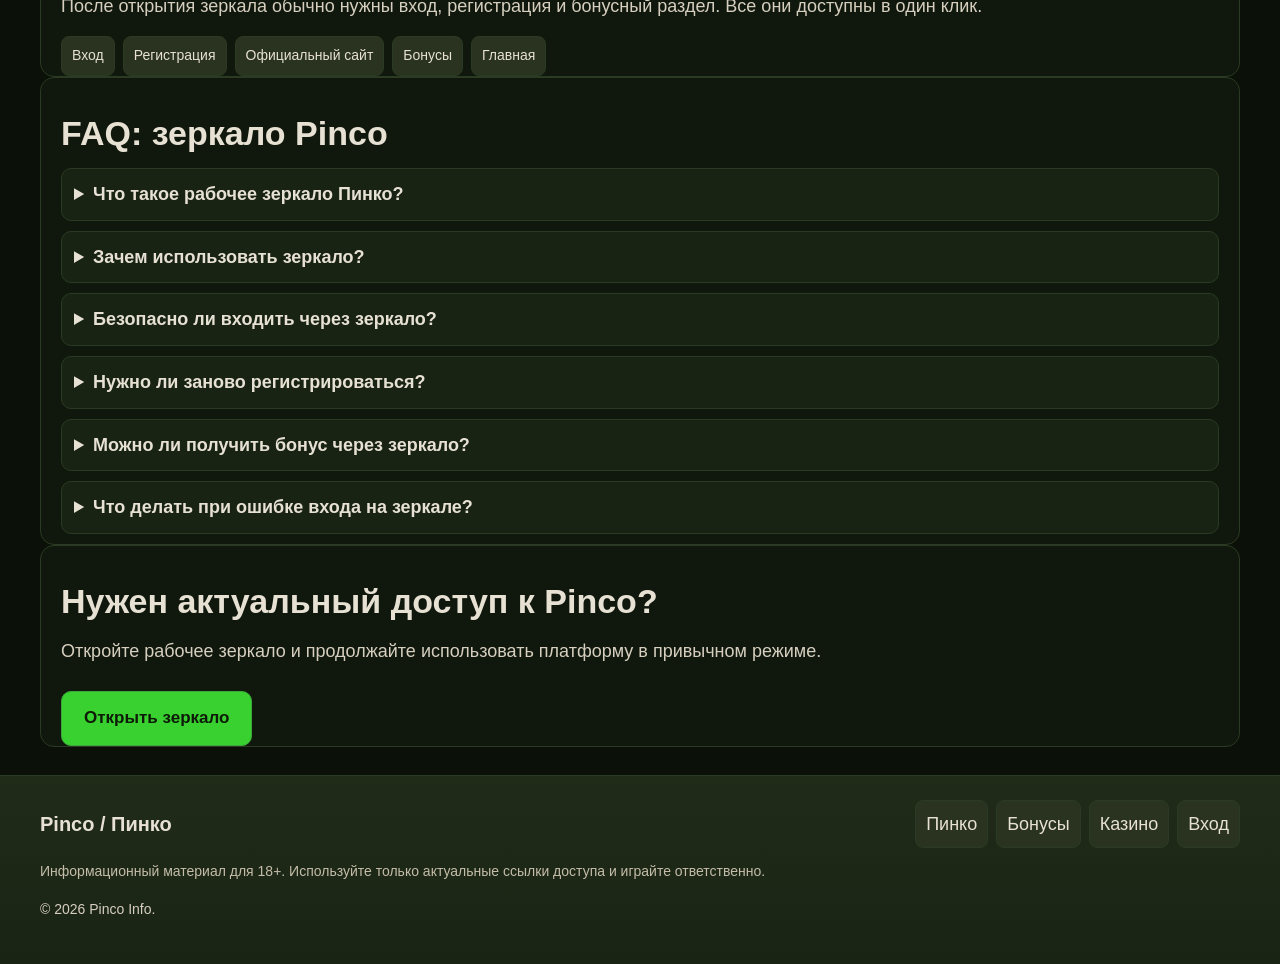
<file: zerkalo.html>
<!doctype html>
<html lang="ru">
<head>
  <meta charset="UTF-8"><meta name="viewport" content="width=device-width, initial-scale=1.0">
  <title>Рабочее зеркало Пинко — актуальная ссылка на Pinco</title>
  <meta name="description" content="Рабочее зеркало Пинко: как открыть pinco casino зеркало, зачем оно нужно, как безопасно использовать и не потерять доступ к аккаунту.">
  <link rel="canonical" href="https://pincocasinovhod.vercel.app/zerkalo.html">
  <meta property="og:url" content="https://pincocasinovhod.vercel.app/zerkalo.html">
  <link rel="stylesheet" href="styles.css">
</head>
<body>
<header class="site-header"><div class="container header-inner"><a class="brand" href="index.html"><img src="logo.svg" alt="Пинко зеркало"></a><a class="bonus-btn" href="https://lkfg.cc/3d8424" rel="nofollow noopener" target="_blank">Бонус</a><nav class="main-nav"><a href="index.html">Пинко</a><a href="official-site.html">Официальный сайт</a><a href="registration.html">Регистрация</a><a class="active" href="zerkalo.html">Зеркало</a><a href="casino.html">Казино</a><a href="download.html">Скачать</a><a href="login.html">Вход</a><a href="bets.html">Ставки</a></nav><button class="menu-toggle" data-menu-toggle aria-expanded="false">Меню</button></div><div class="mobile-nav" data-mobile-nav><div class="container"><a href="index.html">Пинко</a><a href="official-site.html">Официальный сайт</a><a href="registration.html">Регистрация</a><a href="zerkalo.html">Зеркало</a><a href="casino.html">Казино</a><a href="download.html">Скачать</a><a href="login.html">Вход</a><a href="bets.html">Ставки</a></div></div></header>
<main>
  <section class="hero"><div class="container hero-box"><h1>Рабочее зеркало Пинко</h1>
    <p><strong>Пинко казино зеркало</strong> нужно в тех случаях, когда основной адрес платформы временно недоступен из-за сетевых ограничений или провайдерских фильтров. По сути, <strong>pinco зеркало</strong> — это альтернативный вход в ту же экосистему, где сохраняются функции аккаунта, бонусы и доступ к игровым разделам.</p>
    <p>Запросы вида <strong>pinco casino зеркало рабочее</strong> появляются тогда, когда пользователю нужен не обзор, а максимально практичный ответ: как открыть платформу сейчас, как убедиться в корректности ссылки и как не потерять доступ к профилю. Эта страница закрывает именно этот интент.</p>
    <a class="hero-cta" href="https://lkfg.cc/3d8424" rel="nofollow noopener" target="_blank">Открыть зеркало</a>
    <div class="hero-banner"><a class="hero-banner-link" href="https://lkfg.cc/3d8424" rel="nofollow noopener" target="_blank"><img src="banner.webp" alt="Рабочее зеркало Pinco"></a></div><div class="hero-note">Зеркало помогает сохранить доступ, но логика интерфейса и аккаунта остаётся такой же, как на официальном сайте.</div></div></section>
  <section class="container cards"><article class="card"><h3>Непрерывный доступ</h3><p>Зеркальная ссылка позволяет продолжить использование платформы без длинных пауз.</p></article><article class="card"><h3>Тот же аккаунт</h3><p>Данные профиля и история операций доступны после обычной авторизации.</p></article><article class="card"><h3>Быстрый переход</h3><p>Кнопки и меню сохраняют ту же структуру, что и на основном адресе.</p></article></section>
  <section class="container content-box">
    <h2>Зачем нужно зеркало Pinco</h2>
    <p>Для пользователя зеркало — это механизм отказоустойчивости. Если основной домен не открывается, зеркальный вход позволяет сохранить рабочий сценарий: авторизация, бонусы, игра, контроль профиля. Важно понимать, что речь не о «другом сервисе», а об альтернативной точке доступа к тому же бренду. Поэтому логично использовать запросы <strong>зеркало пинко</strong> и <strong>казино пинко зеркало</strong> как инструмент восстановления доступа, а не как отдельную платформу.</p>
    <p>С практической точки зрения зеркало полезно и для мобильных пользователей: при нестабильной сети переключение на рабочий адрес помогает продолжить сессию без повторной регистрации. Это снижает уровень фрустрации и экономит время, особенно в сценариях, где важна скорость входа и доступ к уже активированным предложениям.</p>
    <h2>Преимущества зеркального сценария</h2>
    <ul><li>Быстрая замена недоступного адреса на рабочий без потери навигации.</li><li>Сохранение доступа к личному кабинету, истории и бонусным параметрам.</li><li>Единая структура интерфейса на desktop и mobile.</li><li>Возможность сразу перейти к входу, регистрации и игровому разделу.</li></ul>
    <p>Когда пользователь заранее знает, как работает зеркальный маршрут, он быстрее адаптируется к сетевым ограничениям и не тратит время на хаотичный поиск ссылок. Поэтому раздел зеркала полезно держать рядом с разделами входа и официального сайта — эти страницы дополняют друг друга.</p>
    <h2>Как открыть рабочее зеркало</h2>
    <ol><li>Используйте актуальную CTA-ссылку на этой странице.</li><li>После открытия проверьте, что структура и разделы соответствуют официальной версии.</li><li>Выполните обычный вход в личный кабинет.</li><li>При необходимости перейдите в бонусный раздел или каталог игр.</li><li>Добавьте рабочий адрес в закладки для быстрого повторного доступа.</li></ol>
    <p>Главный принцип безопасности: используйте только проверенные переходы и избегайте случайных доменов из непроверенных источников. Это помогает сохранить контроль над аккаунтом и снизить риск блокировки данных авторизации.</p>
    <h2>Что доступно через зеркало</h2>
    <p>Через зеркальный вход доступны те же разделы: профиль, касса, бонусы, казино, ставки и служебные настройки аккаунта. Пользователю не нужно заново проходить регистрацию или менять сценарий использования. Такая непрерывность критична для удержания аудитории и формирует стабильный пользовательский опыт.</p>
    <p>Если в рамках сессии возникает ошибка входа, переходите на страницу login и выполните стандартное восстановление доступа. Если вы только начинаете работу с платформой, логичнее сначала открыть страницу регистрации, чтобы создать профиль, а затем вернуться к зеркалу как к резервному маршруту.</p>
    <h2>Полезные рекомендации</h2>
    <p>Сохраните две точки доступа: официальный сайт и рабочее зеркало. Это минимальная стратегия, которая защищает от случайной потери доступа. Также не забывайте про базовую кибергигиену: уникальный пароль, актуальные контакты, контроль активных сессий. В сочетании с понятной навигацией это делает работу с pinco casino устойчивой и прогнозируемой.</p>
  </section>
  <section class="container content-box"><h2>Расширенное объяснение: когда зеркало особенно важно</h2><p>Пользовательский интент по запросу <strong>пинко рабочее зеркало</strong> чаще всего возникает в стрессовой ситуации, когда доступ нужен сразу. Именно поэтому контент на странице зеркала должен быть не абстрактным, а прикладным: что делать в первые 30 секунд, как проверить, что открыта корректная версия, и как продолжить работу с аккаунтом без потери времени. Такой формат помогает удерживать качество UX даже при внешних ограничениях сети.</p><p>Зеркало полезно не только как аварийный вход, но и как резервный маршрут в повседневном использовании. Пользователь, который заранее понимает логику резервного доступа, реже прерывает сессию и быстрее возвращается к целевому действию — входу, бонусам или игре. Поэтому стратегически правильно держать раздел зеркала в основной навигации, а не прятать его в глубине сайта.</p><p>Важно подчеркнуть, что зеркальный сценарий не должен создавать ощущение «второго сорта». Если структура, ссылки и поведение интерфейса совпадают с официальной версией, пользователь воспринимает переход как естественное продолжение работы. Это снижает когнитивную нагрузку и укрепляет доверие к платформе. Именно такую модель и поддерживает текущая архитектура сайта.</p><p>С точки зрения SEO страница зеркала закрывает отдельный высокоинтентный кластер и одновременно поддерживает коммерческие страницы через перелинковку. Пользователь, который пришёл за доступом, может в один клик перейти к регистрации, входу, бонусам и игровому разделу, не теряя мотивацию. Это улучшает глубину просмотра и делает весь сайт более цельным.</p></section>
  <section class="container steps-box"><h2>Полезная перелинковка</h2><p>После открытия зеркала обычно нужны вход, регистрация и бонусный раздел. Все они доступны в один клик.</p><div class="related-links"><a href="login.html">Вход</a><a href="registration.html">Регистрация</a><a href="official-site.html">Официальный сайт</a><a href="bonus.html">Бонусы</a><a href="index.html">Главная</a></div></section>
  <section class="container faq-box"><h2>FAQ: зеркало Pinco</h2>
    <details><summary>Что такое рабочее зеркало Пинко?</summary><p>Это альтернативный адрес доступа к той же платформе и вашему аккаунту.</p></details>
    <details><summary>Зачем использовать зеркало?</summary><p>Когда основной домен недоступен, зеркало позволяет продолжить работу без потери функций.</p></details>
    <details><summary>Безопасно ли входить через зеркало?</summary><p>Да, если используется актуальный проверенный переход из надежного источника.</p></details>
    <details><summary>Нужно ли заново регистрироваться?</summary><p>Нет, используется тот же аккаунт и те же данные входа.</p></details>
    <details><summary>Можно ли получить бонус через зеркало?</summary><p>Да, бонусный раздел доступен после обычной авторизации.</p></details>
    <details><summary>Что делать при ошибке входа на зеркале?</summary><p>Перейдите на страницу входа и выполните восстановление доступа по стандартной процедуре.</p></details>
  </section>
  <section class="container cta-box"><h2>Нужен актуальный доступ к Pinco?</h2><p>Откройте рабочее зеркало и продолжайте использовать платформу в привычном режиме.</p><a class="cta-button" href="https://lkfg.cc/3d8424" rel="nofollow noopener" target="_blank">Открыть зеркало</a></section>
</main>
<footer class="site-footer"><div class="container footer-inner"><div class="footer-top"><div class="footer-brand">Pinco / Пинко</div><div class="footer-links"><a href="index.html">Пинко</a><a href="bonus.html">Бонусы</a><a href="casino.html">Казино</a><a href="login.html">Вход</a></div></div><p class="footer-disclaimer">Информационный материал для 18+. Используйте только актуальные ссылки доступа и играйте ответственно.</p><p class="copyright">© 2026 Pinco Info.</p></div></footer>
<script src="script.js"></script>
</body>
</html>
</file>
<file: styles.css>
:root {
  --bg: #0b1108;
  --section: #10180d;
  --header-a: #1a2415;
  --header-b: #202b18;
  --card: #1d2917;
  --border: #2b3a22;
  --text: #e7e1d3;
  --muted: #d6cfbf;
  --cta: #39d130;
  --cta-hover: #33be2b;
  --menu: #2a331f;
  --menu-hover: #334126;
  --container: 1200px;
  --radius: 14px;
}

* {
  box-sizing: border-box;
}

html,
body {
  margin: 0;
  padding: 0;
}

body {
  font-family: "Segoe UI", Tahoma, Geneva, Verdana, sans-serif;
  font-size: 18px;
  line-height: 1.7;
  background: var(--bg);
  color: var(--text);
}

a {
  color: #8eea87;
  text-decoration: none;
}

a:hover {
  text-decoration: underline;
}

img {
  max-width: 100%;
  display: block;
}

.container {
  max-width: var(--container);
  margin: 0 auto;
  padding: 0 20px;
  width: 100%;
}

/* Поддержка обеих структур:
   1) section > .container
   2) section.container (старый формат в части страниц) */
main > section {
  width: 100%;
}

main > section.container {
  max-width: var(--container);
  margin: 0 auto;
  padding: 0 20px;
  width: 100%;
}

.site-header {
  position: sticky;
  top: 0;
  z-index: 80;
  border-bottom: 1px solid var(--border);
  background: linear-gradient(180deg, var(--header-a), var(--header-b));
}

.header-inner {
  display: grid;
  grid-template-columns: auto auto 1fr auto;
  align-items: center;
  gap: 12px;
  min-height: 72px;
}

.brand {
  display: inline-flex;
  align-items: center;
}

.brand img {
  width: 138px;
  height: auto;
}

.bonus-btn,
.hero-cta,
.cta-button {
  display: inline-flex;
  align-items: center;
  justify-content: center;
  border-radius: 10px;
  border: 1px solid #3ba93a;
  background: var(--cta);
  color: #0d1b07;
  font-weight: 700;
  text-decoration: none;
  transition: 0.2s ease;
}

.bonus-btn {
  padding: 8px 14px;
  font-size: 14px;
  white-space: nowrap;
}

.bonus-btn:hover,
.hero-cta:hover,
.cta-button:hover {
  background: var(--cta-hover);
  text-decoration: none;
}

.main-nav {
  display: flex;
  justify-content: flex-end;
  gap: 8px;
  flex-wrap: wrap;
}

.main-nav a {
  color: var(--text);
  background: var(--menu);
  border: 1px solid var(--border);
  border-radius: 8px;
  padding: 8px 10px;
  font-size: 14px;
  line-height: 1.2;
  text-decoration: none;
}

.main-nav a:hover,
.main-nav a.active {
  background: var(--menu-hover);
}

.menu-toggle {
  display: none;
  padding: 8px 10px;
  border: 1px solid var(--border);
  border-radius: 8px;
  background: var(--menu);
  color: var(--text);
  cursor: pointer;
  font-size: 14px;
}

.mobile-nav {
  display: none;
  border-top: 1px solid var(--border);
  background: #151f11;
}

.mobile-nav.open {
  display: block;
}

.mobile-nav .container {
  display: grid;
  gap: 6px;
  padding: 10px 0 12px;
}

.mobile-nav a {
  display: block;
  color: var(--text);
  background: var(--menu);
  border: 1px solid var(--border);
  border-radius: 8px;
  padding: 9px 10px;
  font-size: 15px;
  text-decoration: none;
}

.hero {
  padding: 34px 0 18px;
}

.hero-box,
.content-box,
.steps-box,
.faq-box,
.cta-box,
.cards .card {
  background: var(--section);
  border: 1px solid var(--border);
  border-radius: var(--radius);
}

.hero-box {
  padding: 26px;
}

h1 {
  font-size: clamp(32px, 4vw, 48px);
  line-height: 1.2;
  margin: 0 0 14px;
}

h2 {
  font-size: clamp(26px, 3vw, 34px);
  line-height: 1.25;
  margin: 34px 0 14px;
}

h3 {
  font-size: clamp(21px, 2.4vw, 26px);
  margin: 0 0 10px;
}

p {
  margin: 0 0 14px;
  color: var(--muted);
}

ul,
ol {
  margin: 0 0 14px;
  padding-left: 20px;
  color: var(--muted);
}

.hero-cta,
.cta-button {
  margin-top: 10px;
  padding: 12px 22px;
  font-size: 17px;
}

.hero-banner {
  margin-top: 18px;
  border: 1px solid var(--border);
  border-radius: 12px;
  overflow: hidden;
}

.hero-banner-link {
  display: block;
  line-height: 0;
  text-decoration: none;
  color: inherit;
}

.hero-banner-link:hover {
  text-decoration: none;
}

.hero-note {
  margin-top: 14px;
  padding: 14px;
  border-radius: 10px;
  background: #161f13;
  border: 1px solid var(--border);
}

.cards {
  margin: 20px 0;
  display: grid;
  grid-template-columns: repeat(3, minmax(0, 1fr));
  gap: 14px;
  width: 100%;
}

.cards .card {
  padding: 16px;
}

.content-box,
.steps-box,
.faq-box,
.cta-box {
  padding: 24px;
  margin: 18px 0;
}

.faq-box details {
  border: 1px solid var(--border);
  border-radius: 10px;
  padding: 10px 12px;
  background: #182314;
  margin-bottom: 10px;
}

.faq-box summary {
  cursor: pointer;
  font-weight: 700;
}

.related-links {
  display: flex;
  flex-wrap: wrap;
  justify-content: flex-start;
  gap: 8px;
  margin-top: 8px;
}

.related-links a {
  background: var(--menu);
  color: var(--text);
  border: 1px solid var(--border);
  border-radius: 8px;
  padding: 7px 10px;
  font-size: 14px;
  text-decoration: none;
}

.site-footer {
  margin-top: 28px;
  border-top: 1px solid var(--border);
  background: linear-gradient(180deg, var(--header-b), var(--header-a));
}

.footer-inner {
  padding: 24px 0 28px;
}

.footer-top {
  display: flex;
  flex-wrap: wrap;
  justify-content: space-between;
  gap: 12px;
  align-items: center;
}

.footer-brand {
  font-size: 20px;
  font-weight: 700;
}

.footer-links {
  display: flex;
  flex-wrap: wrap;
  gap: 8px;
}

.footer-links a {
  color: var(--text);
  background: var(--menu);
  border: 1px solid var(--border);
  border-radius: 8px;
  padding: 8px 10px;
  text-decoration: none;
}

.footer-disclaimer {
  margin-top: 12px;
  color: #c4bda9;
  font-size: 14px;
}

.copyright {
  margin-top: 10px;
  font-size: 14px;
}

@media (max-width: 980px) {
  .header-inner {
    grid-template-columns: auto auto 1fr auto;
    min-height: 64px;
    gap: 8px;
  }

  .main-nav {
    display: none;
  }

  .menu-toggle {
    display: inline-flex;
  }

  .cards {
    grid-template-columns: 1fr;
  }
}

@media (max-width: 680px) {
  body {
    font-size: 16px;
    line-height: 1.65;
  }

  .container {
    padding: 0 12px;
  }

  main > section.container {
    padding: 0 12px;
  }

  .brand img {
    width: 112px;
  }

  .bonus-btn {
    padding: 7px 10px;
    font-size: 13px;
  }

  .hero-box,
  .content-box,
  .steps-box,
  .faq-box,
  .cta-box {
    padding: 16px;
  }

  .hero {
    padding-top: 16px;
  }
}
</file>
